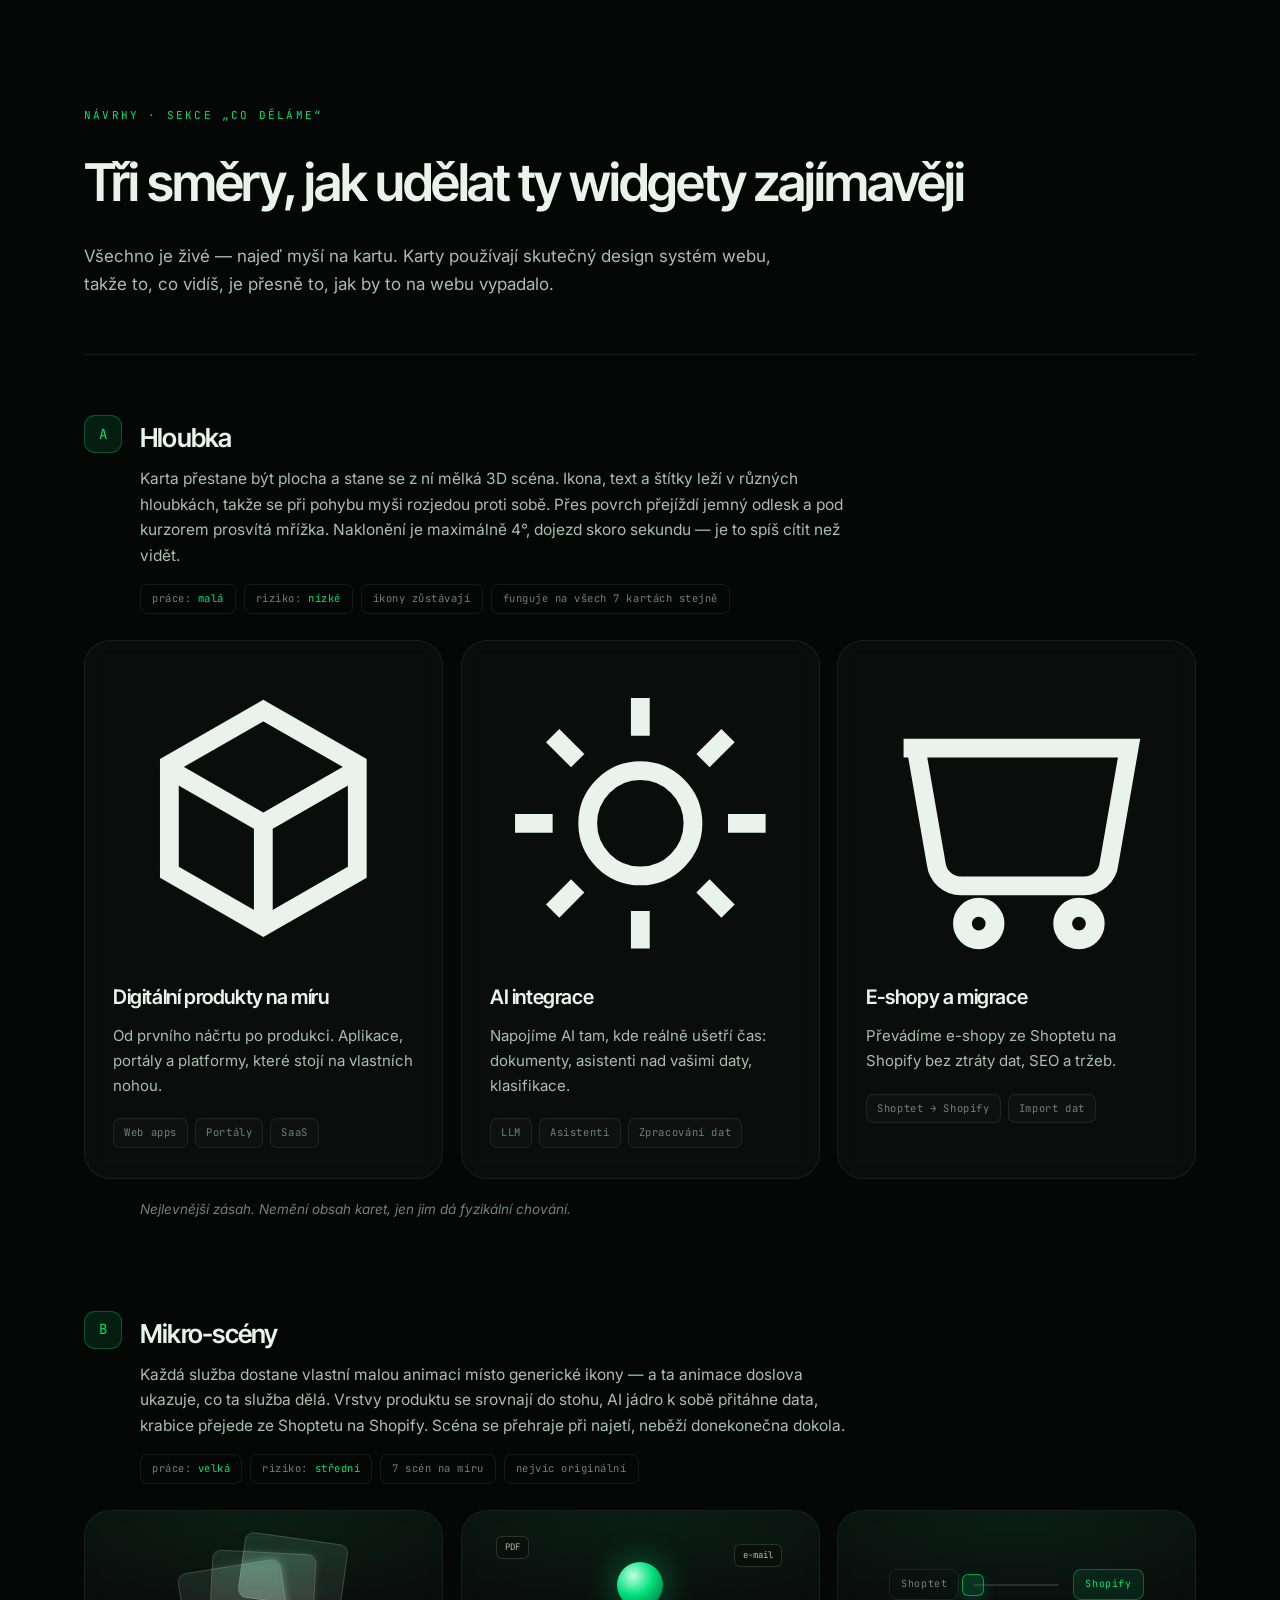
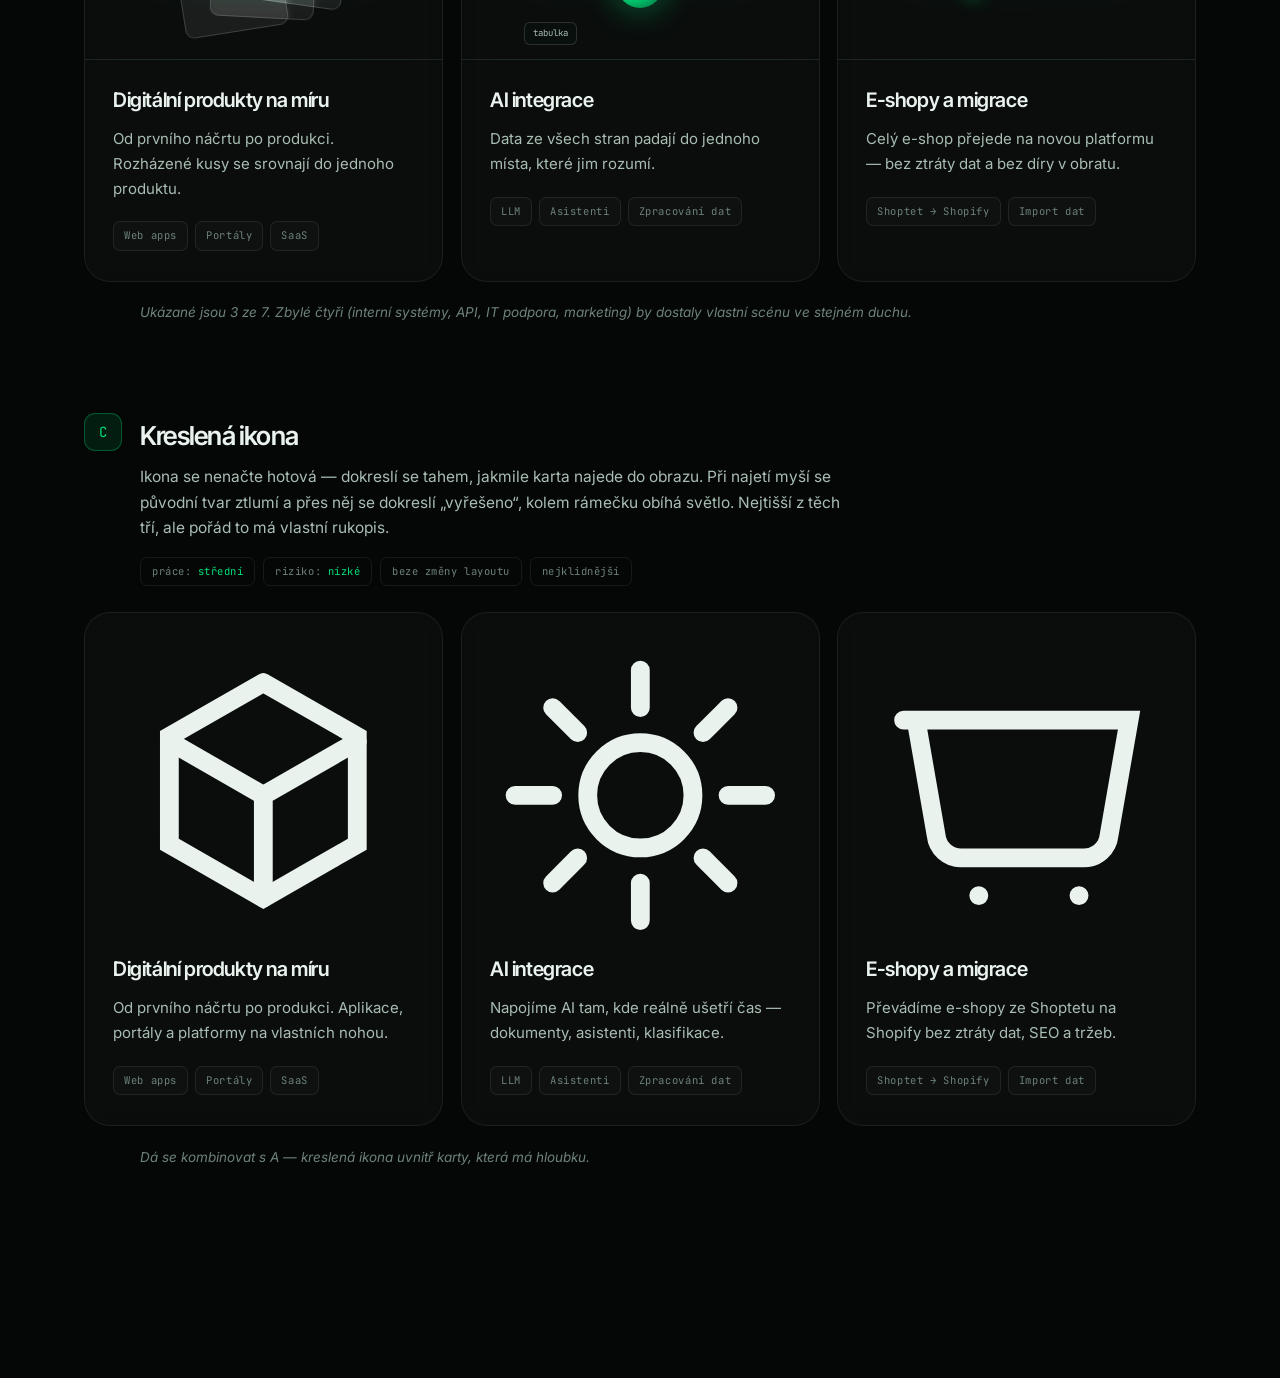
<file: navrhy-widgetu.html>
<!DOCTYPE html>
<html lang="cs">
<head>
<meta charset="UTF-8">
<meta name="viewport" content="width=device-width, initial-scale=1">
<title>Návrhy widgetů — sekce Co děláme</title>
<link rel="preconnect" href="https://fonts.googleapis.com">
<link rel="preconnect" href="https://fonts.gstatic.com" crossorigin>
<link href="https://fonts.googleapis.com/css2?family=Inter+Tight:wght@400;500;600;700&family=Inter:wght@400;450;500;600&family=JetBrains+Mono:wght@400;500&display=swap" rel="stylesheet">
<link rel="stylesheet" href="css/style.css">
<style>
/* ═══ jen pro tuhle porovnávací stránku ═══ */
body{ overflow-x:hidden; }
.pg{ max-width:1240px; margin-inline:auto; padding:60px clamp(20px,5vw,64px) 120px; }
.pg__head{ padding:40px 0 56px; border-bottom:1px solid var(--line); margin-bottom:60px; }
.pg__kicker{ font-family:var(--font-mono); font-size:11px; letter-spacing:.2em; text-transform:uppercase; color:var(--green); }
.pg__title{ font-family:var(--font-dsp); font-size:clamp(32px,5vw,52px); font-weight:600; letter-spacing:-.04em; margin:14px 0 16px; }
.pg__sub{ color:var(--fg-2); font-size:17px; max-width:64ch; margin:0; }

.dir{ margin-bottom:90px; }
.dir__head{ display:flex; align-items:flex-start; gap:18px; margin-bottom:14px; }
.dir__tag{
  flex:0 0 auto; width:38px; height:38px; border-radius:11px; display:grid; place-items:center;
  font-family:var(--font-mono); font-size:14px; color:var(--green);
  border:1px solid rgba(0,224,122,.3); background:rgba(0,224,122,.1);
}
.dir__name{ font-family:var(--font-dsp); font-size:26px; font-weight:600; letter-spacing:-.03em; margin:2px 0 6px; }
.dir__desc{ color:var(--fg-2); font-size:15.5px; margin:0; max-width:72ch; }
.dir__meta{ display:flex; flex-wrap:wrap; gap:8px; margin:16px 0 26px 56px; }
.dir__meta span{
  font-family:var(--font-mono); font-size:10.5px; letter-spacing:.05em; padding:5px 11px;
  border-radius:7px; border:1px solid var(--line); color:var(--fg-3);
}
.dir__meta span b{ color:var(--green); font-weight:400; }
.hint{ margin:20px 0 0 56px; font-size:13.5px; color:var(--fg-3); font-style:italic; }

.demo{ display:grid; grid-template-columns:repeat(3,1fr); gap:18px; }
@media (max-width:980px){ .demo{ grid-template-columns:1fr; } }

/* ─────────────────────────────────────────────────────────
   SMĚR A — HLOUBKA: karta je 3D scéna, vrstvy reagují na kurzor
   ───────────────────────────────────────────────────────── */
.dA{
  transform-style:preserve-3d;
  transform:perspective(1000px) rotateX(var(--ry,0deg)) rotateY(var(--rx,0deg)) translateZ(0);
  transition:transform 1s cubic-bezier(.16,1,.3,1), background .5s, border-color .5s;
}
.dA.is-live{ transition:transform .12s linear, background .5s, border-color .5s; }
.dA:hover{ transform:perspective(1000px) rotateX(var(--ry,0deg)) rotateY(var(--rx,0deg)) translateZ(0); }
.dA__grid{
  position:absolute; inset:0; z-index:0; opacity:0; pointer-events:none;
  background-image:linear-gradient(rgba(255,255,255,.055) 1px,transparent 1px),
                   linear-gradient(90deg,rgba(255,255,255,.055) 1px,transparent 1px);
  background-size:28px 28px;
  mask-image:radial-gradient(320px circle at var(--mx,50%) var(--my,50%),#000 5%,transparent 68%);
  transition:opacity .6s var(--ease);
  transform:translateZ(4px);
}
.dA:hover .dA__grid{ opacity:1; }
.dA__ico{ transform:translateZ(46px); transition:transform .9s cubic-bezier(.16,1,.3,1), box-shadow .6s; }
.dA__body{ transform:translateZ(22px); }
.dA__tags{ transform:translateZ(12px); }
.dA__spec{
  position:absolute; inset:0; z-index:3; pointer-events:none; border-radius:inherit;
  background:radial-gradient(220px circle at var(--mx,50%) var(--my,50%),rgba(255,255,255,.09),transparent 62%);
  opacity:0; transition:opacity .5s var(--ease); transform:translateZ(50px);
}
.dA:hover .dA__spec{ opacity:1; }

/* ─────────────────────────────────────────────────────────
   SMĚR B — MIKRO-SCÉNY: každá služba má vlastní malou animaci
   ───────────────────────────────────────────────────────── */
.dB{ padding-top:0; overflow:hidden; }
.scene{
  position:relative; height:150px; margin:-1px -29px 24px; overflow:hidden;
  border-bottom:1px solid var(--line);
  background:radial-gradient(120% 100% at 50% 0%,rgba(0,224,122,.08),transparent 70%);
}
.dB:hover .scene{ background:radial-gradient(120% 100% at 50% 0%,rgba(0,224,122,.14),transparent 70%); }
.scene, .dB:hover .scene{ transition:background .6s var(--ease); }

/* scény mají pevnou šířku, ať vypadají stejně v úzké i široké kartě */
.b1,.b2,.b3{
  position:absolute; top:0; bottom:0; left:50%; width:300px; margin-left:-150px;
}

/* B1 — vrstvy produktu se srovnají */
.b1{ display:grid; place-items:center; }
.b1 i{
  position:absolute; width:104px; height:66px; border-radius:9px;
  border:1px solid rgba(255,255,255,.16); background:rgba(255,255,255,.04);
  backdrop-filter:blur(3px);
  transition:transform 1.1s cubic-bezier(.16,1,.3,1), border-color .6s, background .6s;
}
.b1 i:nth-child(1){ transform:translate(-30px,14px) rotate(-9deg); }
.b1 i:nth-child(2){ transform:translate(0,0) rotate(3deg); }
.b1 i:nth-child(3){ transform:translate(30px,-14px) rotate(8deg); }
.dB:hover .b1 i:nth-child(1){ transform:translate(0,10px) rotate(0deg); }
.dB:hover .b1 i:nth-child(2){ transform:translate(0,0) rotate(0deg); }
.dB:hover .b1 i:nth-child(3){ transform:translate(0,-10px) rotate(0deg); border-color:rgba(0,224,122,.55); background:rgba(0,224,122,.11); }

/* B2 — AI jádro s prstenci a přilétajícími tokeny */
.b2{ display:grid; place-items:center; }
.b2__core{
  width:46px; height:46px; border-radius:50%; position:relative;
  background:radial-gradient(circle at 35% 30%,#bfffe0,var(--green) 45%,rgba(0,168,92,.5));
  box-shadow:0 0 34px rgba(0,224,122,.45);
  transition:transform 1s cubic-bezier(.16,1,.3,1), box-shadow .7s;
}
.dB:hover .b2__core{ transform:scale(1.1); box-shadow:0 0 52px rgba(0,224,122,.7); }
.b2 u{
  position:absolute; border-radius:50%; border:1px solid rgba(0,224,122,.35);
  width:46px; height:46px; opacity:0;
  animation:b2ring 3.4s cubic-bezier(.16,1,.3,1) infinite;
}
.b2 u:nth-child(2){ animation-delay:1.13s } .b2 u:nth-child(3){ animation-delay:2.26s }
@keyframes b2ring{ 0%{ transform:scale(1); opacity:.75 } 100%{ transform:scale(3.1); opacity:0 } }
.b2 b{
  position:absolute; padding:3px 8px; border-radius:6px; font-family:var(--font-mono);
  font-size:9px; font-weight:400; color:var(--fg-2);
  border:1px solid var(--line-2); background:rgba(10,16,13,.85);
  transition:transform 1s cubic-bezier(.16,1,.3,1), opacity .7s;
}
.b2 b:nth-of-type(1){ left:14px;  top:26px;  transform:translate(-8px,0) }
.b2 b:nth-of-type(2){ right:16px; top:34px;  transform:translate(8px,0) }
.b2 b:nth-of-type(3){ left:34px;  bottom:22px; transform:translate(0,8px) }
.dB:hover .b2 b:nth-of-type(1){ transform:translate(34px,22px); opacity:.25 }
.dB:hover .b2 b:nth-of-type(2){ transform:translate(-34px,14px); opacity:.25 }
.dB:hover .b2 b:nth-of-type(3){ transform:translate(18px,-30px); opacity:.25 }

/* B3 — migrace: krabice putuje z platformy na platformu */
.b3{ display:flex; align-items:center; justify-content:center; gap:14px; }
.b3 em{
  font-family:var(--font-mono); font-style:normal; font-size:10px; letter-spacing:.06em;
  padding:6px 11px; border-radius:8px; border:1px solid var(--line); color:var(--fg-3);
  transition:color .6s, border-color .6s, background .6s;
}
.b3 em:last-of-type{ color:var(--green); border-color:rgba(0,224,122,.35); background:rgba(0,224,122,.09); }
.b3__rail{ position:relative; width:86px; height:2px; border-radius:2px; background:rgba(255,255,255,.12); }
.b3__fill{
  position:absolute; inset:0; width:0%; border-radius:2px;
  background:linear-gradient(90deg,var(--green),var(--teal));
  transition:width 1.2s cubic-bezier(.16,1,.3,1);
}
.dB:hover .b3__fill{ width:100%; }
.b3__box{
  position:absolute; top:50%; left:0; width:22px; height:22px; margin-top:-11px; margin-left:-11px;
  border-radius:6px; border:1px solid rgba(0,224,122,.6); background:rgba(0,224,122,.16);
  box-shadow:0 6px 18px -6px rgba(0,224,122,.8);
  transition:transform 1.2s cubic-bezier(.16,1,.3,1);
}
.dB:hover .b3__box{ transform:translateX(86px) rotate(180deg); }

/* ─────────────────────────────────────────────────────────
   SMĚR C — KRESLENÁ IKONA: tah se dokreslí, na hover se přepne stav
   ───────────────────────────────────────────────────────── */
.dC__ico{ position:relative; overflow:visible; }
.dC__ico svg{ overflow:visible; }
.dC__ico .ln{
  stroke-dasharray:var(--len,140); stroke-dashoffset:var(--len,140);
  transition:stroke-dashoffset 1.3s cubic-bezier(.16,1,.3,1);
}
.dC.is-in .dC__ico .ln{ stroke-dashoffset:0; }
.dC__ico .chk{
  stroke-dasharray:26; stroke-dashoffset:26; opacity:0;
  transition:stroke-dashoffset .6s cubic-bezier(.16,1,.3,1) .1s, opacity .3s;
}
.dC:hover .dC__ico .chk{ stroke-dashoffset:0; opacity:1; }
.dC:hover .dC__ico .ln{ opacity:.28; transition:opacity .5s; }
.dC__ico::after{
  content:''; position:absolute; inset:-1px; border-radius:inherit; pointer-events:none;
  background:conic-gradient(from var(--a,0deg),transparent 0deg,rgba(0,224,122,.85) 40deg,transparent 90deg);
  opacity:0; transition:opacity .5s;
  -webkit-mask:linear-gradient(#000 0 0) content-box,linear-gradient(#000 0 0);
  -webkit-mask-composite:xor; mask-composite:exclude; padding:1px;
}
.dC:hover .dC__ico::after{ opacity:1; animation:spinA 2.6s linear infinite; }
@property --a{ syntax:'<angle>'; initial-value:0deg; inherits:false; }
@keyframes spinA{ to{ --a:360deg } }
</style>
</head>
<body>

<div class="pg">
  <header class="pg__head">
    <span class="pg__kicker">Návrhy · sekce „Co děláme“</span>
    <h1 class="pg__title">Tři směry, jak udělat ty widgety zajímavěji</h1>
    <p class="pg__sub">
      Všechno je živé — najeď myší na kartu. Karty používají skutečný design systém webu,
      takže to, co vidíš, je přesně to, jak by to na webu vypadalo.
    </p>
  </header>

  <!-- ══ A ══ -->
  <section class="dir">
    <div class="dir__head">
      <span class="dir__tag">A</span>
      <div>
        <h2 class="dir__name">Hloubka</h2>
        <p class="dir__desc">
          Karta přestane být plocha a stane se z ní mělká 3D scéna. Ikona, text a štítky leží
          v různých hloubkách, takže se při pohybu myši rozjedou proti sobě. Přes povrch přejíždí
          jemný odlesk a pod kurzorem prosvítá mřížka. Naklonění je maximálně 4°, dojezd skoro
          sekundu — je to spíš cítit než vidět.
        </p>
      </div>
    </div>
    <div class="dir__meta">
      <span>práce: <b>malá</b></span><span>riziko: <b>nízké</b></span>
      <span>ikony zůstávají</span><span>funguje na všech 7 kartách stejně</span>
    </div>

    <div class="demo">
      <article class="card dA" data-tilt>
        <div class="dA__grid"></div><div class="dA__spec"></div>
        <div class="card__ico dA__ico">
          <svg viewBox="0 0 24 24" fill="none" stroke="currentColor" stroke-width="1.5"><path d="M12 3l7.5 4.3v8.6L12 20.2 4.5 15.9V7.3L12 3z"/><path d="M12 12l7.5-4.3M12 12v8.2M12 12L4.5 7.7"/></svg>
        </div>
        <div class="dA__body">
          <h3 class="card__title">Digitální produkty na míru</h3>
          <p class="card__text">Od prvního náčrtu po produkci. Aplikace, portály a platformy, které stojí na vlastních nohou.</p>
        </div>
        <ul class="card__tags dA__tags"><li>Web apps</li><li>Portály</li><li>SaaS</li></ul>
      </article>

      <article class="card dA" data-tilt>
        <div class="dA__grid"></div><div class="dA__spec"></div>
        <div class="card__ico dA__ico">
          <svg viewBox="0 0 24 24" fill="none" stroke="currentColor" stroke-width="1.5"><path d="M12 2v3M12 19v3M2 12h3M19 12h3M5 5l2 2M17 17l2 2M19 5l-2 2M7 17l-2 2"/><circle cx="12" cy="12" r="4.2"/></svg>
        </div>
        <div class="dA__body">
          <h3 class="card__title">AI integrace</h3>
          <p class="card__text">Napojíme AI tam, kde reálně ušetří čas: dokumenty, asistenti nad vašimi daty, klasifikace.</p>
        </div>
        <ul class="card__tags dA__tags"><li>LLM</li><li>Asistenti</li><li>Zpracování dat</li></ul>
      </article>

      <article class="card dA" data-tilt>
        <div class="dA__grid"></div><div class="dA__spec"></div>
        <div class="card__ico dA__ico">
          <svg viewBox="0 0 24 24" fill="none" stroke="currentColor" stroke-width="1.5"><path d="M3 6h18l-1.6 9.2a2 2 0 0 1-2 1.8H7.6a2 2 0 0 1-2-1.8L4 6z"/><circle cx="9" cy="20" r="1.3"/><circle cx="17" cy="20" r="1.3"/></svg>
        </div>
        <div class="dA__body">
          <h3 class="card__title">E-shopy a migrace</h3>
          <p class="card__text">Převádíme e-shopy ze Shoptetu na Shopify bez ztráty dat, SEO a tržeb.</p>
        </div>
        <ul class="card__tags dA__tags"><li>Shoptet → Shopify</li><li>Import dat</li></ul>
      </article>
    </div>
    <p class="hint">Nejlevnější zásah. Nemění obsah karet, jen jim dá fyzikální chování.</p>
  </section>

  <!-- ══ B ══ -->
  <section class="dir">
    <div class="dir__head">
      <span class="dir__tag">B</span>
      <div>
        <h2 class="dir__name">Mikro-scény</h2>
        <p class="dir__desc">
          Každá služba dostane vlastní malou animaci místo generické ikony — a ta animace
          doslova ukazuje, co ta služba dělá. Vrstvy produktu se srovnají do stohu, AI jádro
          k sobě přitáhne data, krabice přejede ze Shoptetu na Shopify. Scéna se přehraje při
          najetí, neběží donekonečna dokola.
        </p>
      </div>
    </div>
    <div class="dir__meta">
      <span>práce: <b>velká</b></span><span>riziko: <b>střední</b></span>
      <span>7 scén na míru</span><span>nejvíc originální</span>
    </div>

    <div class="demo">
      <article class="card dB">
        <div class="scene">
          <div class="b1"><i></i><i></i><i></i></div>
        </div>
        <h3 class="card__title">Digitální produkty na míru</h3>
        <p class="card__text">Od prvního náčrtu po produkci. Rozházené kusy se srovnají do jednoho produktu.</p>
        <ul class="card__tags"><li>Web apps</li><li>Portály</li><li>SaaS</li></ul>
      </article>

      <article class="card dB">
        <div class="scene">
          <div class="b2">
            <u></u><u></u><u></u>
            <div class="b2__core"></div>
            <b>PDF</b><b>e-mail</b><b>tabulka</b>
          </div>
        </div>
        <h3 class="card__title">AI integrace</h3>
        <p class="card__text">Data ze všech stran padají do jednoho místa, které jim rozumí.</p>
        <ul class="card__tags"><li>LLM</li><li>Asistenti</li><li>Zpracování dat</li></ul>
      </article>

      <article class="card dB">
        <div class="scene">
          <div class="b3">
            <em>Shoptet</em>
            <span class="b3__rail"><span class="b3__fill"></span><span class="b3__box"></span></span>
            <em>Shopify</em>
          </div>
        </div>
        <h3 class="card__title">E-shopy a migrace</h3>
        <p class="card__text">Celý e-shop přejede na novou platformu — bez ztráty dat a bez díry v obratu.</p>
        <ul class="card__tags"><li>Shoptet → Shopify</li><li>Import dat</li></ul>
      </article>
    </div>
    <p class="hint">Ukázané jsou 3 ze 7. Zbylé čtyři (interní systémy, API, IT podpora, marketing) by dostaly vlastní scénu ve stejném duchu.</p>
  </section>

  <!-- ══ C ══ -->
  <section class="dir">
    <div class="dir__head">
      <span class="dir__tag">C</span>
      <div>
        <h2 class="dir__name">Kreslená ikona</h2>
        <p class="dir__desc">
          Ikona se nenačte hotová — dokreslí se tahem, jakmile karta najede do obrazu. Při najetí
          myší se původní tvar ztlumí a přes něj se dokreslí „vyřešeno“, kolem rámečku obíhá
          světlo. Nejtišší z těch tří, ale pořád to má vlastní rukopis.
        </p>
      </div>
    </div>
    <div class="dir__meta">
      <span>práce: <b>střední</b></span><span>riziko: <b>nízké</b></span>
      <span>beze změny layoutu</span><span>nejklidnější</span>
    </div>

    <div class="demo">
      <article class="card dC">
        <div class="card__ico dC__ico">
          <svg viewBox="0 0 24 24" fill="none" stroke="currentColor" stroke-width="1.5" stroke-linecap="round">
            <path class="ln" style="--len:64" d="M12 3l7.5 4.3v8.6L12 20.2 4.5 15.9V7.3L12 3z"/>
            <path class="ln" style="--len:34" d="M12 12l7.5-4.3M12 12v8.2M12 12L4.5 7.7"/>
            <path class="chk" d="M8 12.4l2.8 2.8L16.4 9.6" stroke-width="2"/>
          </svg>
        </div>
        <h3 class="card__title">Digitální produkty na míru</h3>
        <p class="card__text">Od prvního náčrtu po produkci. Aplikace, portály a platformy na vlastních nohou.</p>
        <ul class="card__tags"><li>Web apps</li><li>Portály</li><li>SaaS</li></ul>
      </article>

      <article class="card dC">
        <div class="card__ico dC__ico">
          <svg viewBox="0 0 24 24" fill="none" stroke="currentColor" stroke-width="1.5" stroke-linecap="round">
            <circle class="ln" style="--len:27" cx="12" cy="12" r="4.2"/>
            <path class="ln" style="--len:30" d="M12 2v3M12 19v3M2 12h3M19 12h3M5 5l2 2M17 17l2 2M19 5l-2 2M7 17l-2 2"/>
            <path class="chk" d="M8 12.4l2.8 2.8L16.4 9.6" stroke-width="2"/>
          </svg>
        </div>
        <h3 class="card__title">AI integrace</h3>
        <p class="card__text">Napojíme AI tam, kde reálně ušetří čas — dokumenty, asistenti, klasifikace.</p>
        <ul class="card__tags"><li>LLM</li><li>Asistenti</li><li>Zpracování dat</li></ul>
      </article>

      <article class="card dC">
        <div class="card__ico dC__ico">
          <svg viewBox="0 0 24 24" fill="none" stroke="currentColor" stroke-width="1.5" stroke-linecap="round">
            <path class="ln" style="--len:56" d="M3 6h18l-1.6 9.2a2 2 0 0 1-2 1.8H7.6a2 2 0 0 1-2-1.8L4 6z"/>
            <path class="ln" style="--len:18" d="M9 20h.01M17 20h.01"/>
            <path class="chk" d="M8 11.4l2.8 2.8L16.4 8.6" stroke-width="2"/>
          </svg>
        </div>
        <h3 class="card__title">E-shopy a migrace</h3>
        <p class="card__text">Převádíme e-shopy ze Shoptetu na Shopify bez ztráty dat, SEO a tržeb.</p>
        <ul class="card__tags"><li>Shoptet → Shopify</li><li>Import dat</li></ul>
      </article>
    </div>
    <p class="hint">Dá se kombinovat s A — kreslená ikona uvnitř karty, která má hloubku.</p>
  </section>
</div>

<script>
/* A — tilt podle kurzoru, s dlouhým dojezdem po odjetí */
document.querySelectorAll('[data-tilt]').forEach(function (el) {
  el.addEventListener('pointermove', function (e) {
    var r = el.getBoundingClientRect();
    var x = (e.clientX - r.left) / r.width;
    var y = (e.clientY - r.top) / r.height;
    el.classList.add('is-live');
    el.style.setProperty('--rx', ((x - .5) * 8).toFixed(2) + 'deg');
    el.style.setProperty('--ry', ((.5 - y) * 8).toFixed(2) + 'deg');
    el.style.setProperty('--mx', (x * 100).toFixed(1) + '%');
    el.style.setProperty('--my', (y * 100).toFixed(1) + '%');
  });
  el.addEventListener('pointerleave', function () {
    el.classList.remove('is-live');
    el.style.setProperty('--rx', '0deg');
    el.style.setProperty('--ry', '0deg');
  });
});

/* C — ikony se dokreslí, jakmile najedou do obrazu */
var io = new IntersectionObserver(function (es) {
  es.forEach(function (e) { if (e.isIntersecting) { e.target.classList.add('is-in'); io.unobserve(e.target); } });
}, { threshold: .3 });
document.querySelectorAll('.dC').forEach(function (c) { io.observe(c); });
</script>
</body>
</html>
</file>
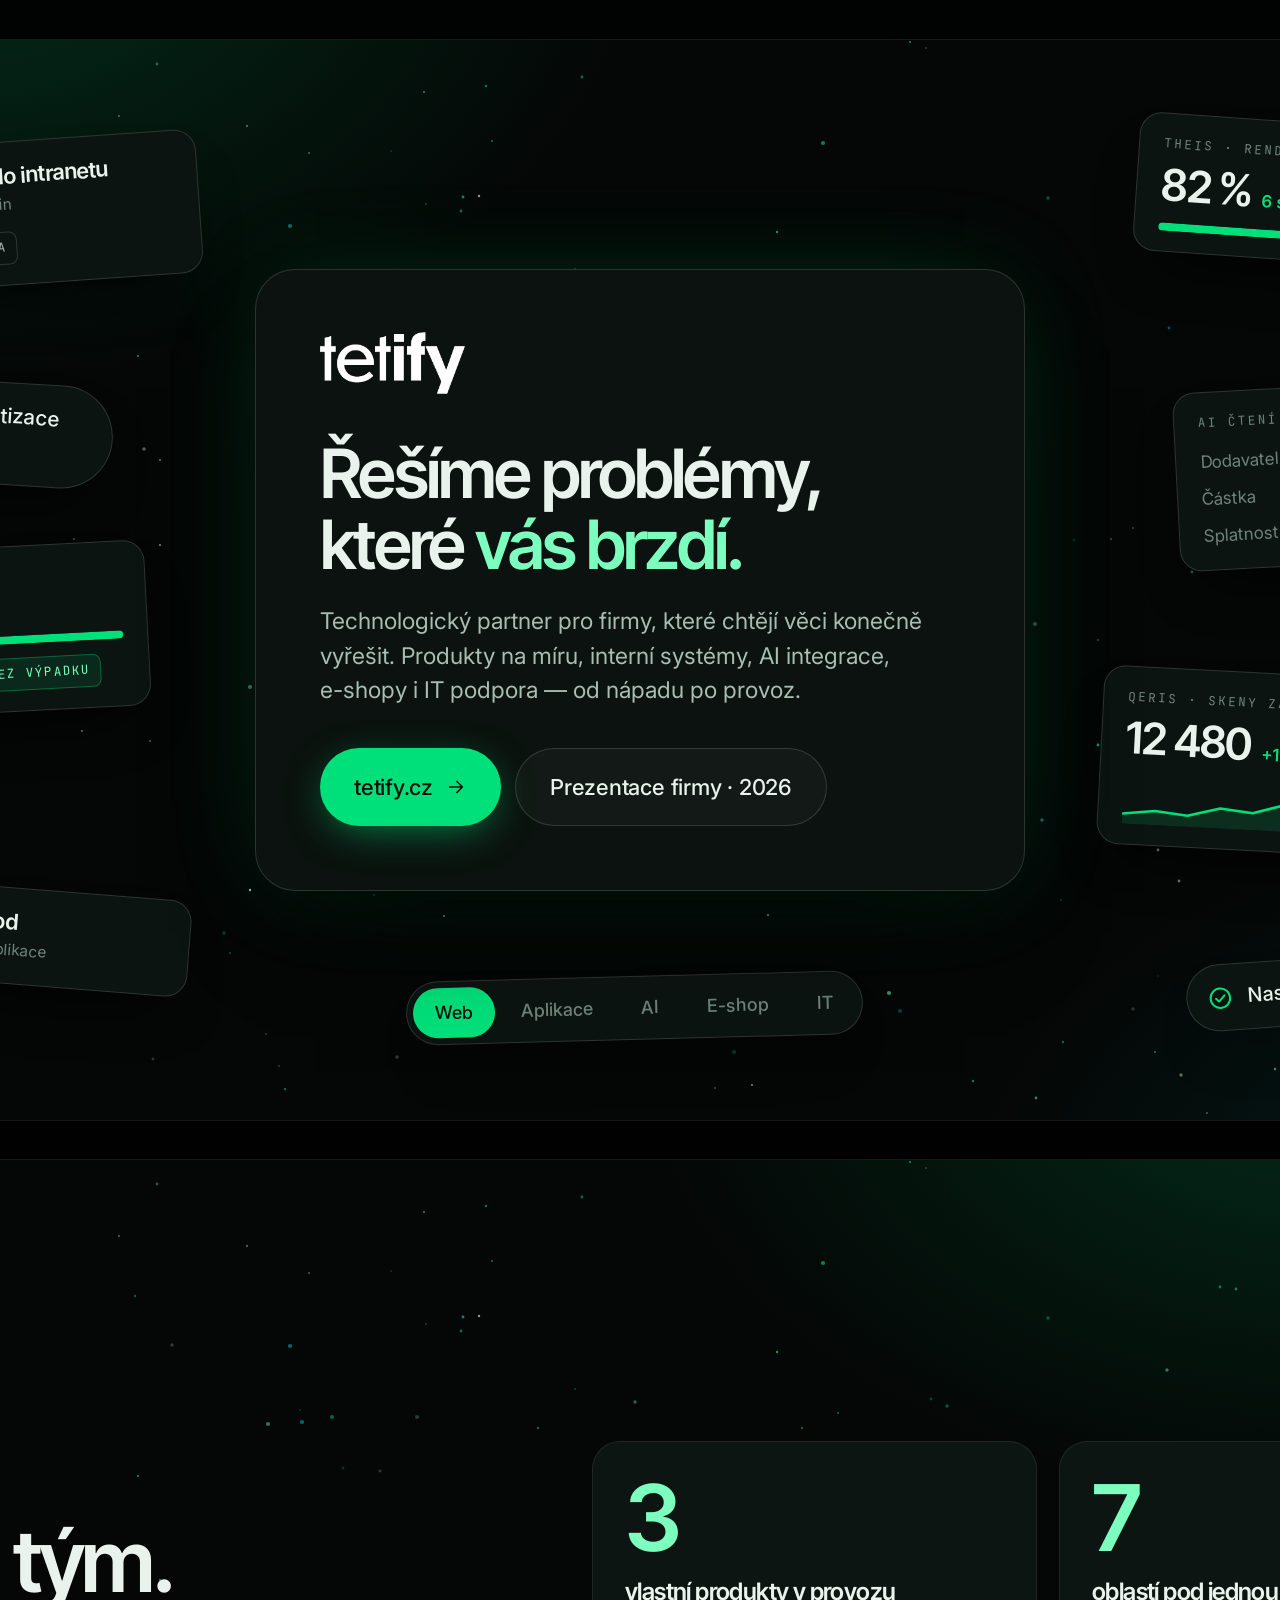
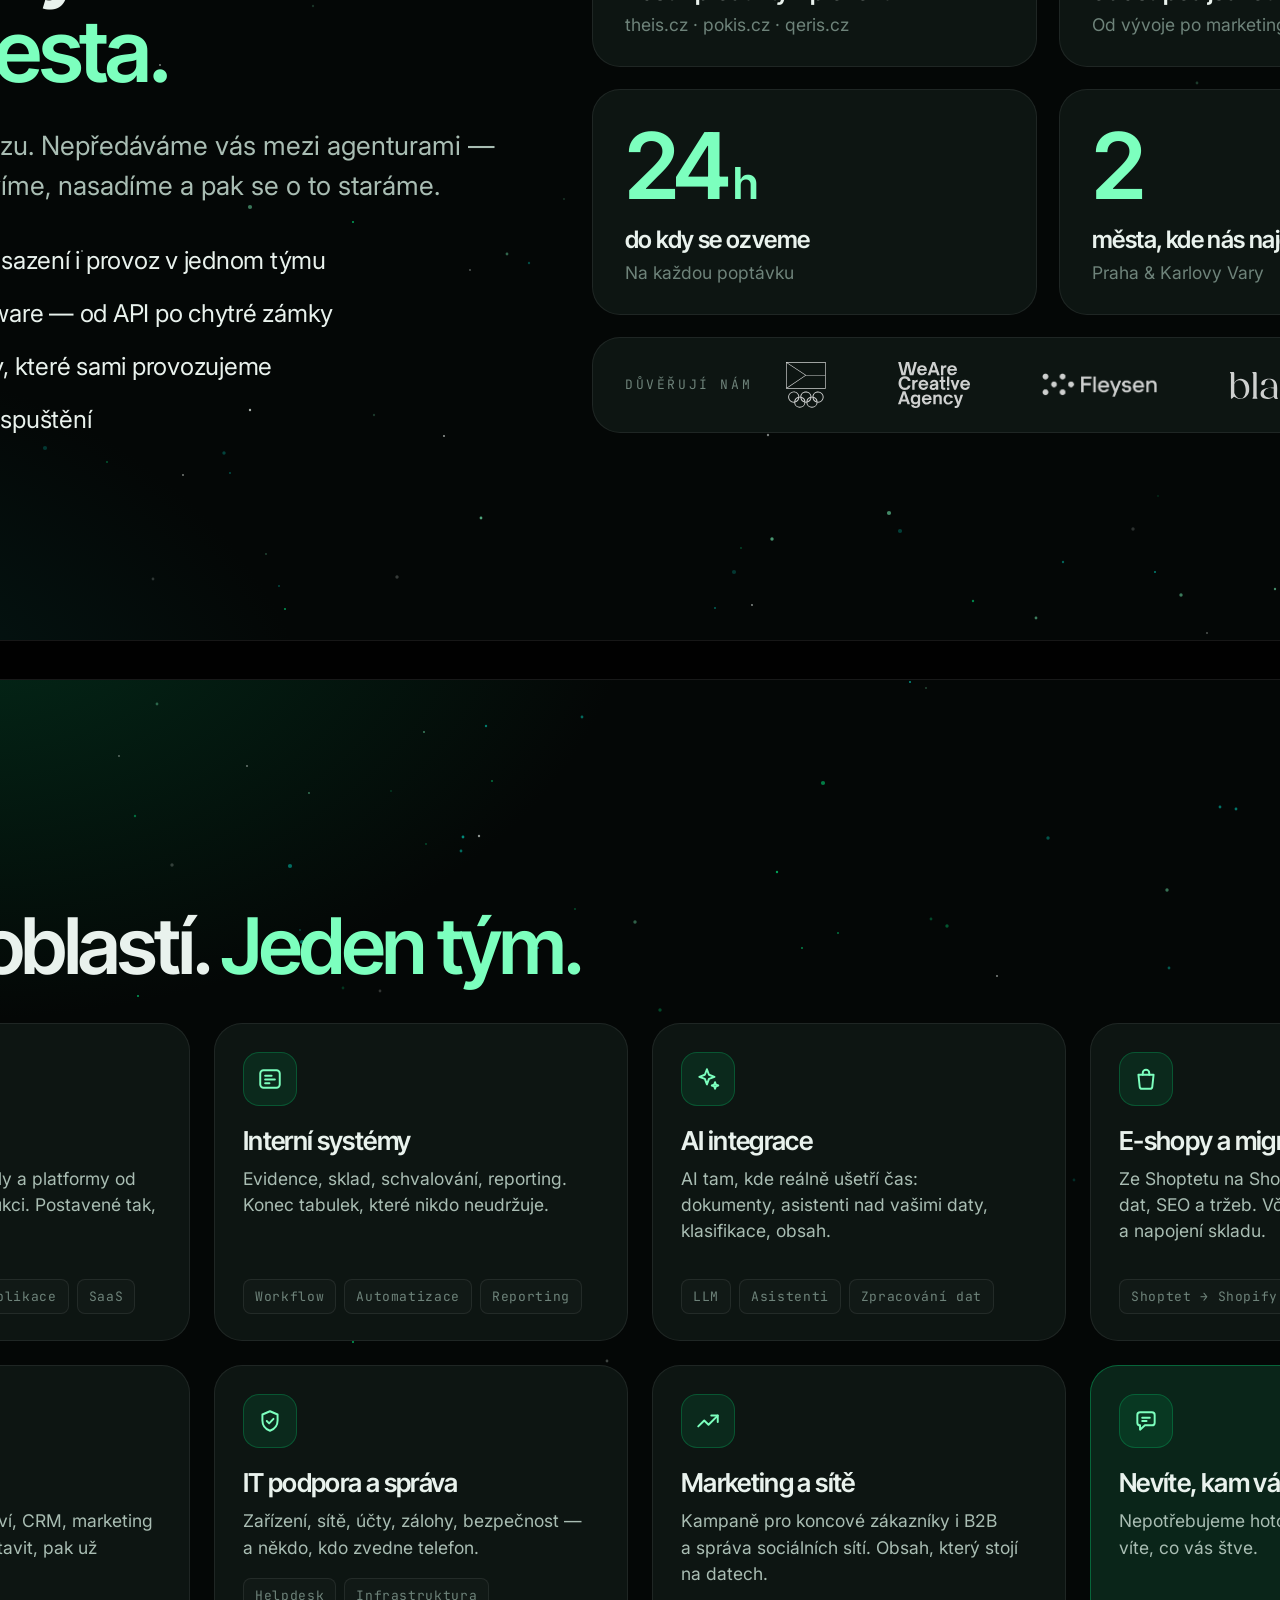
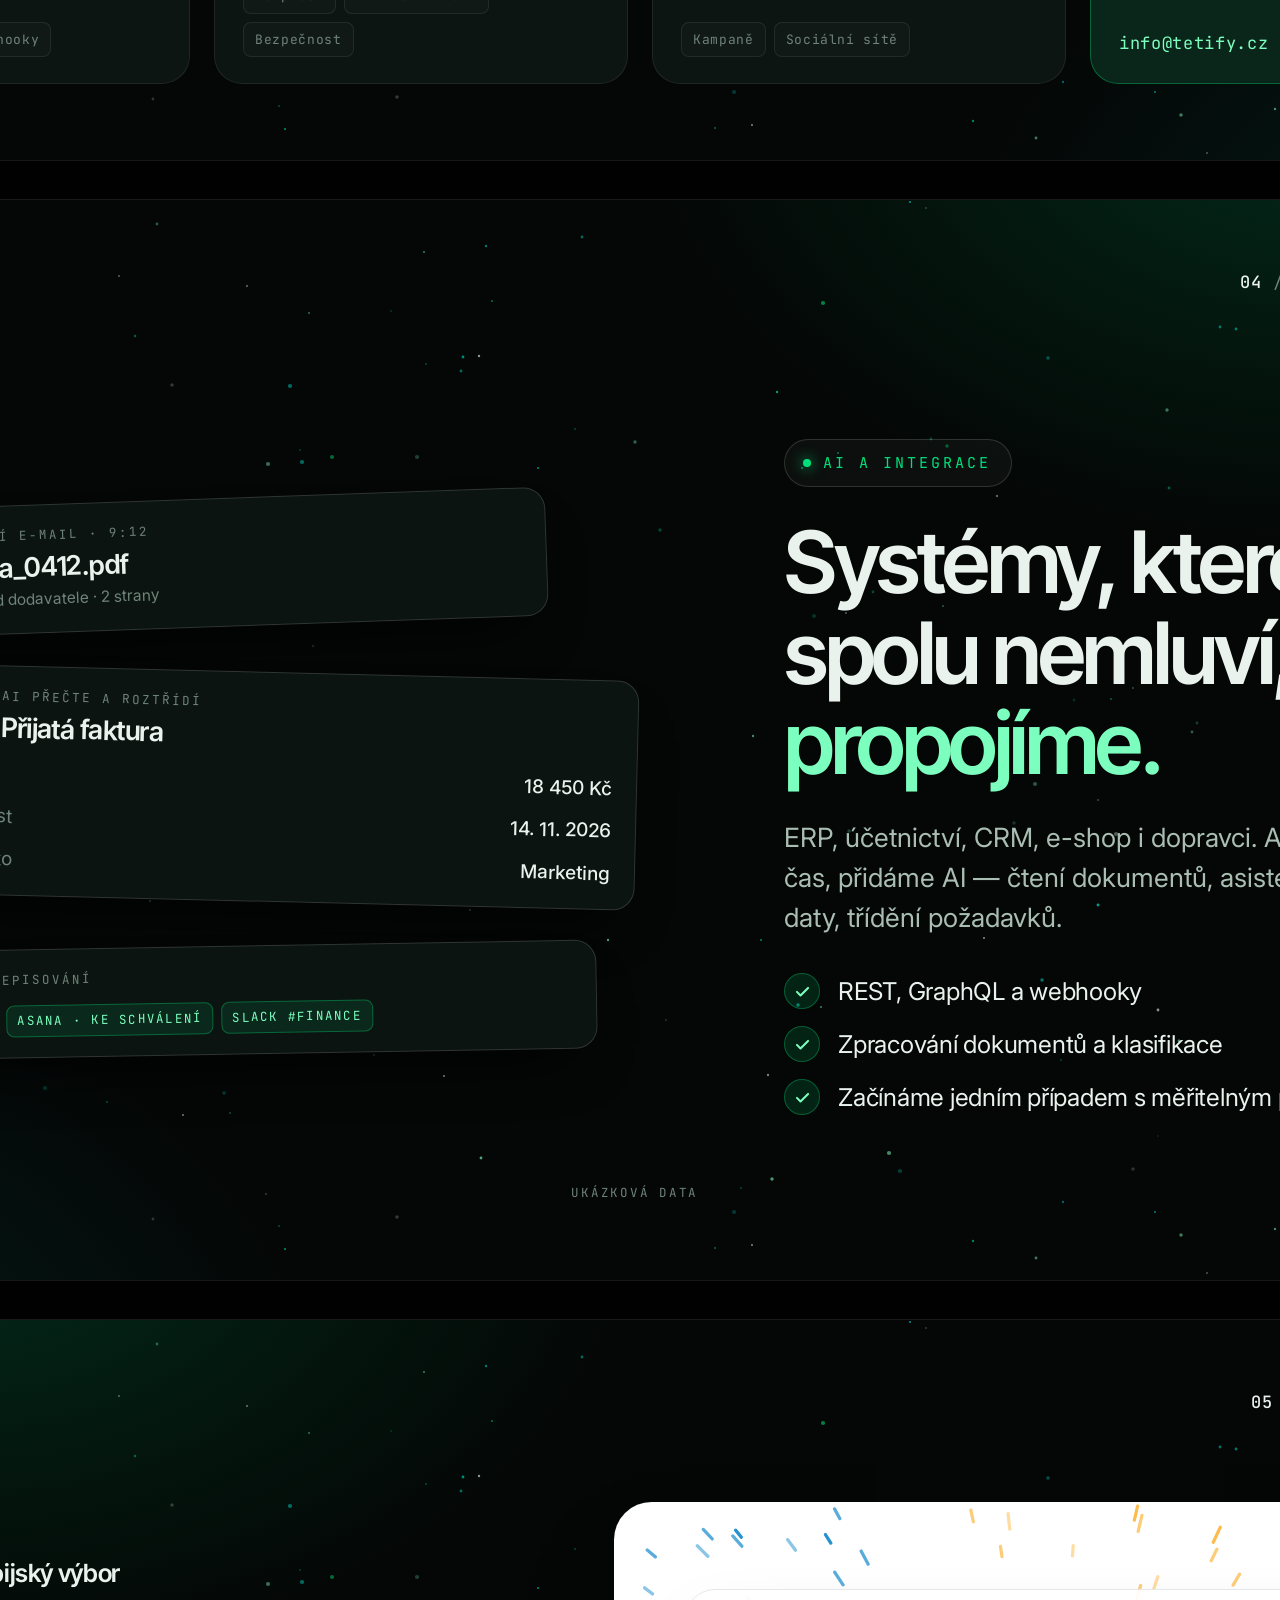
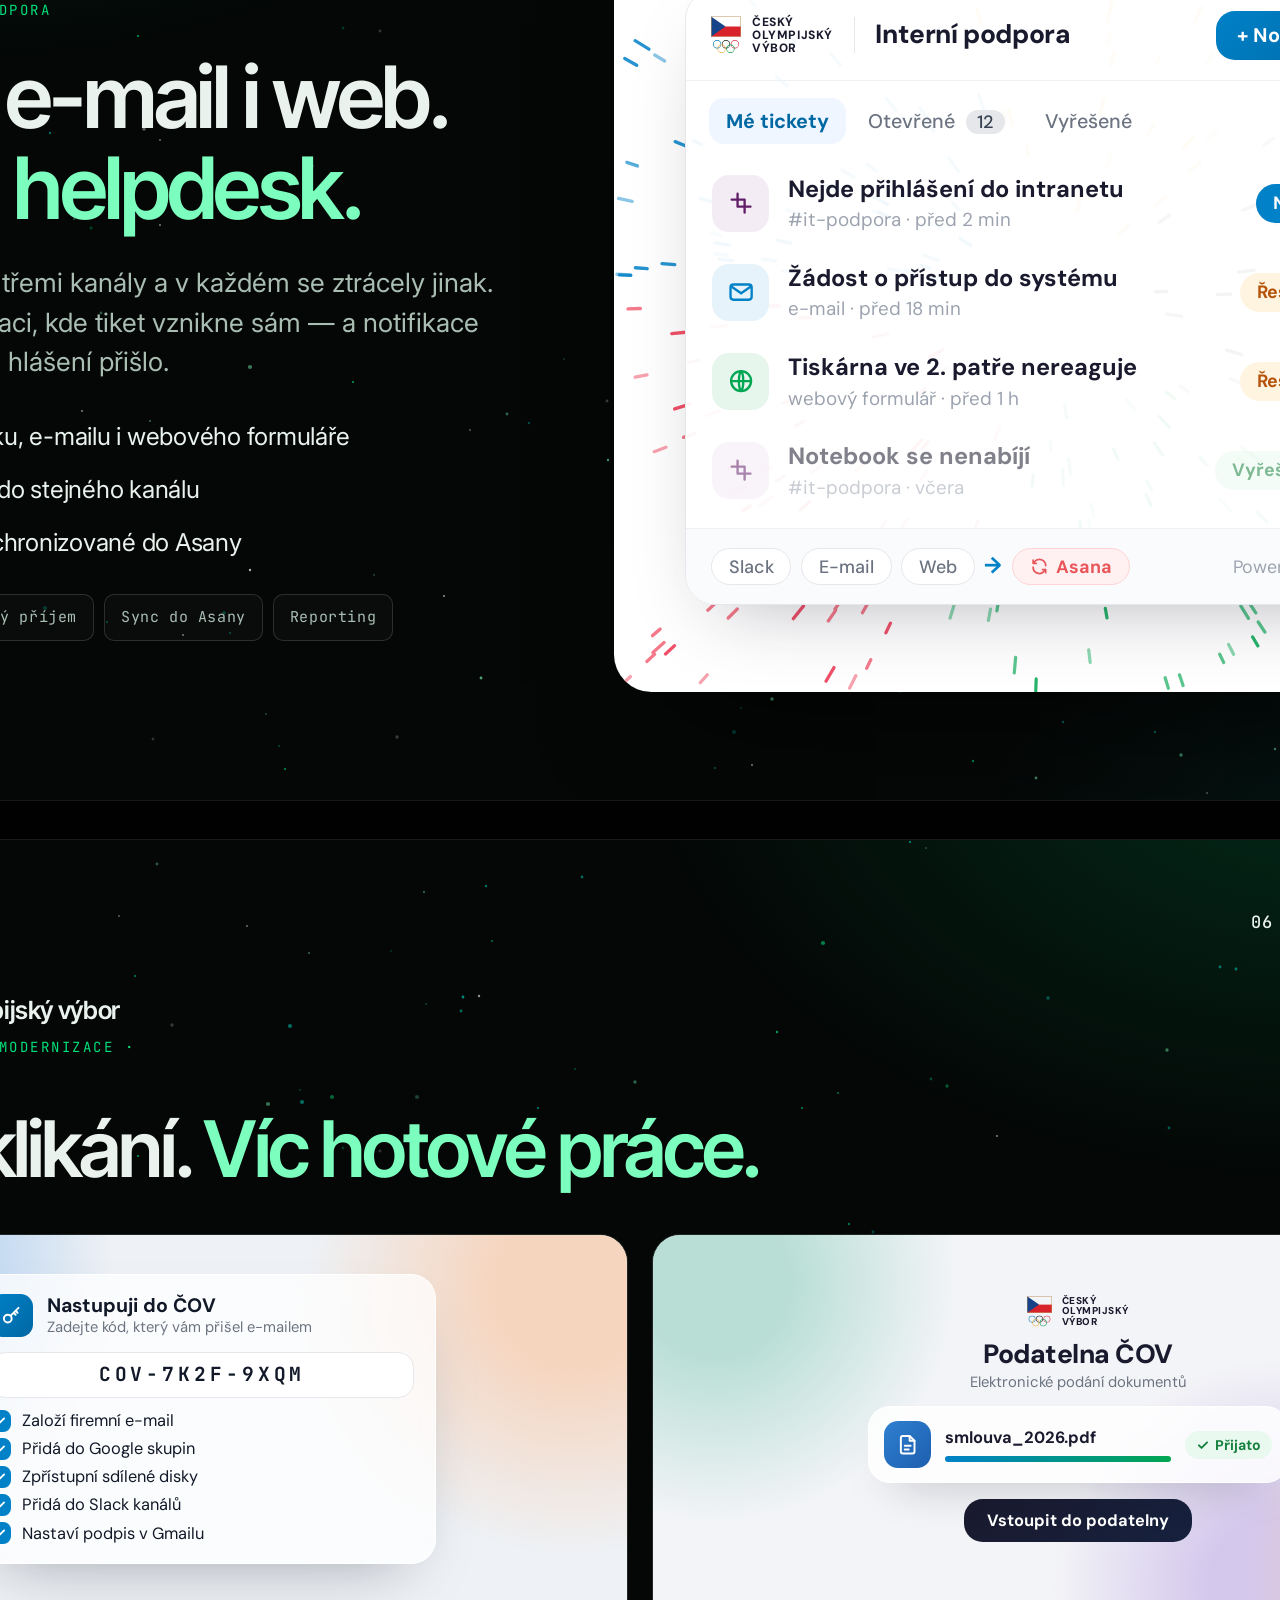
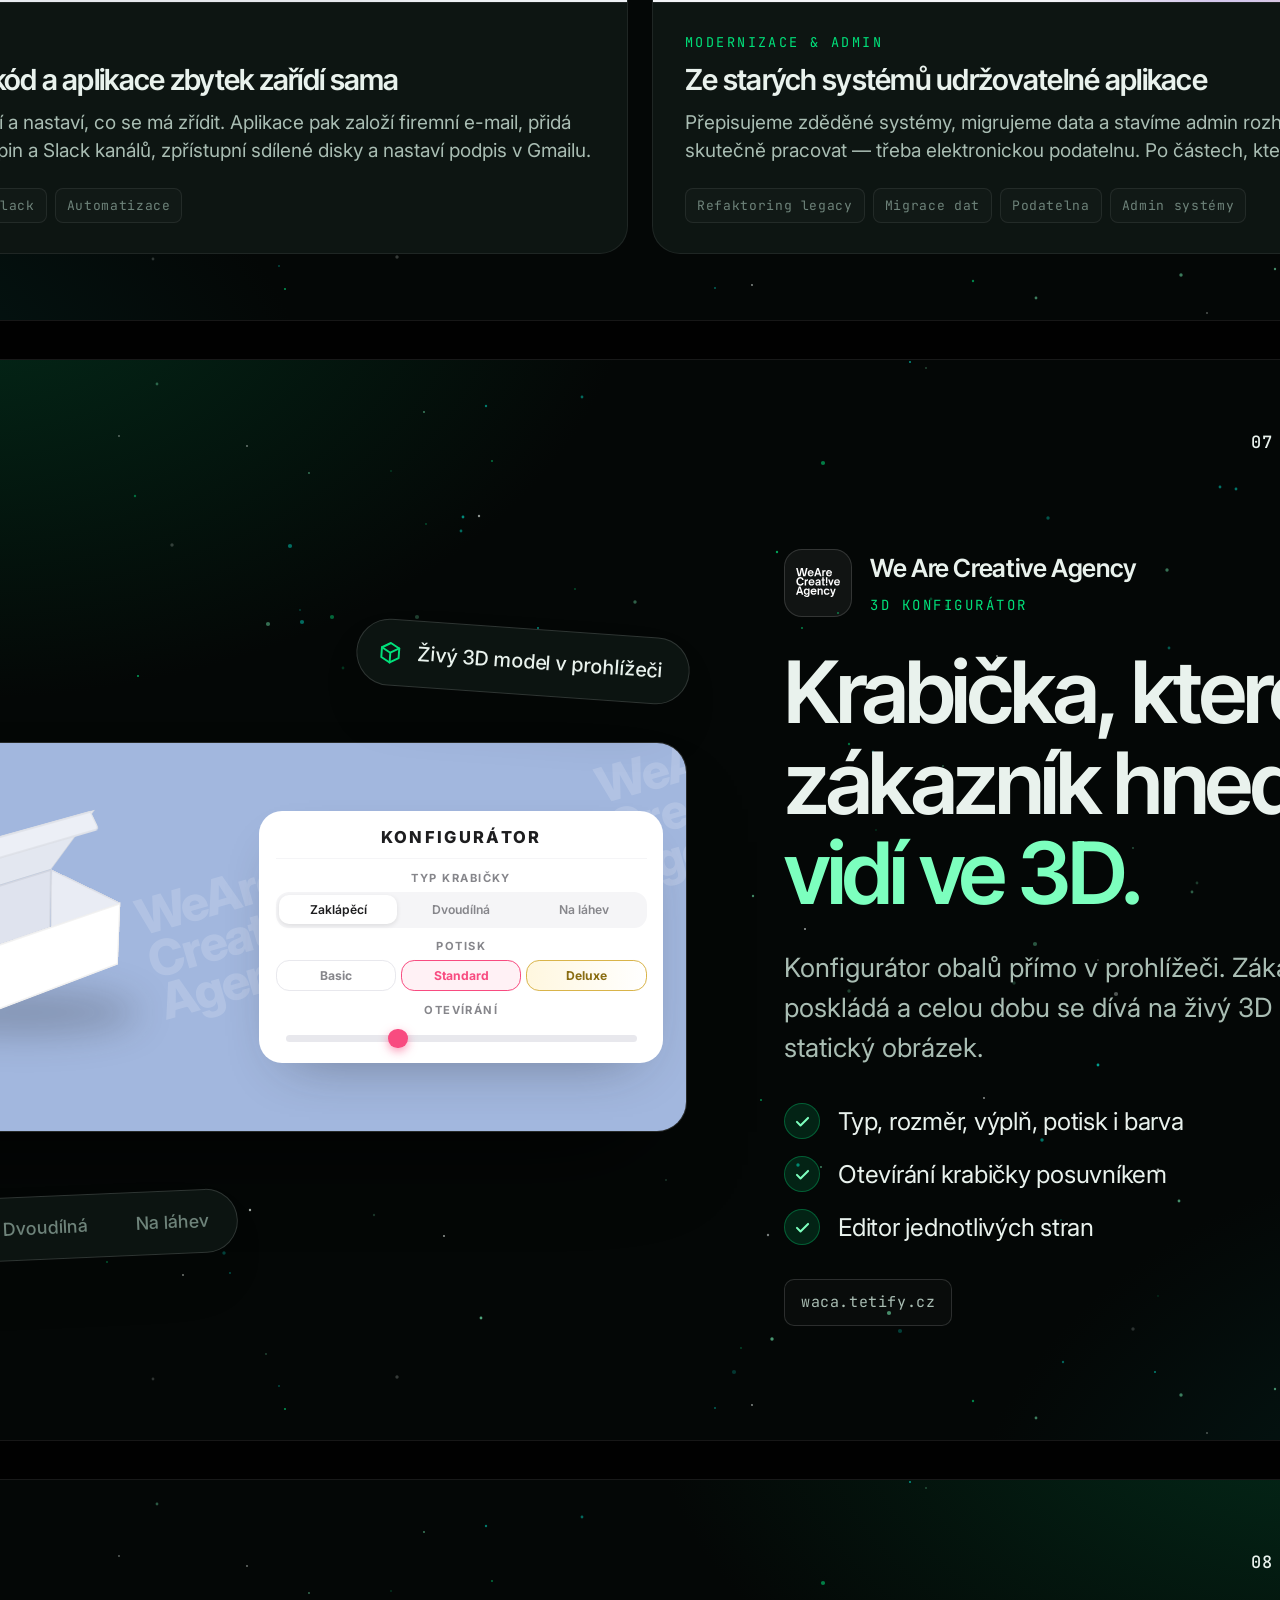
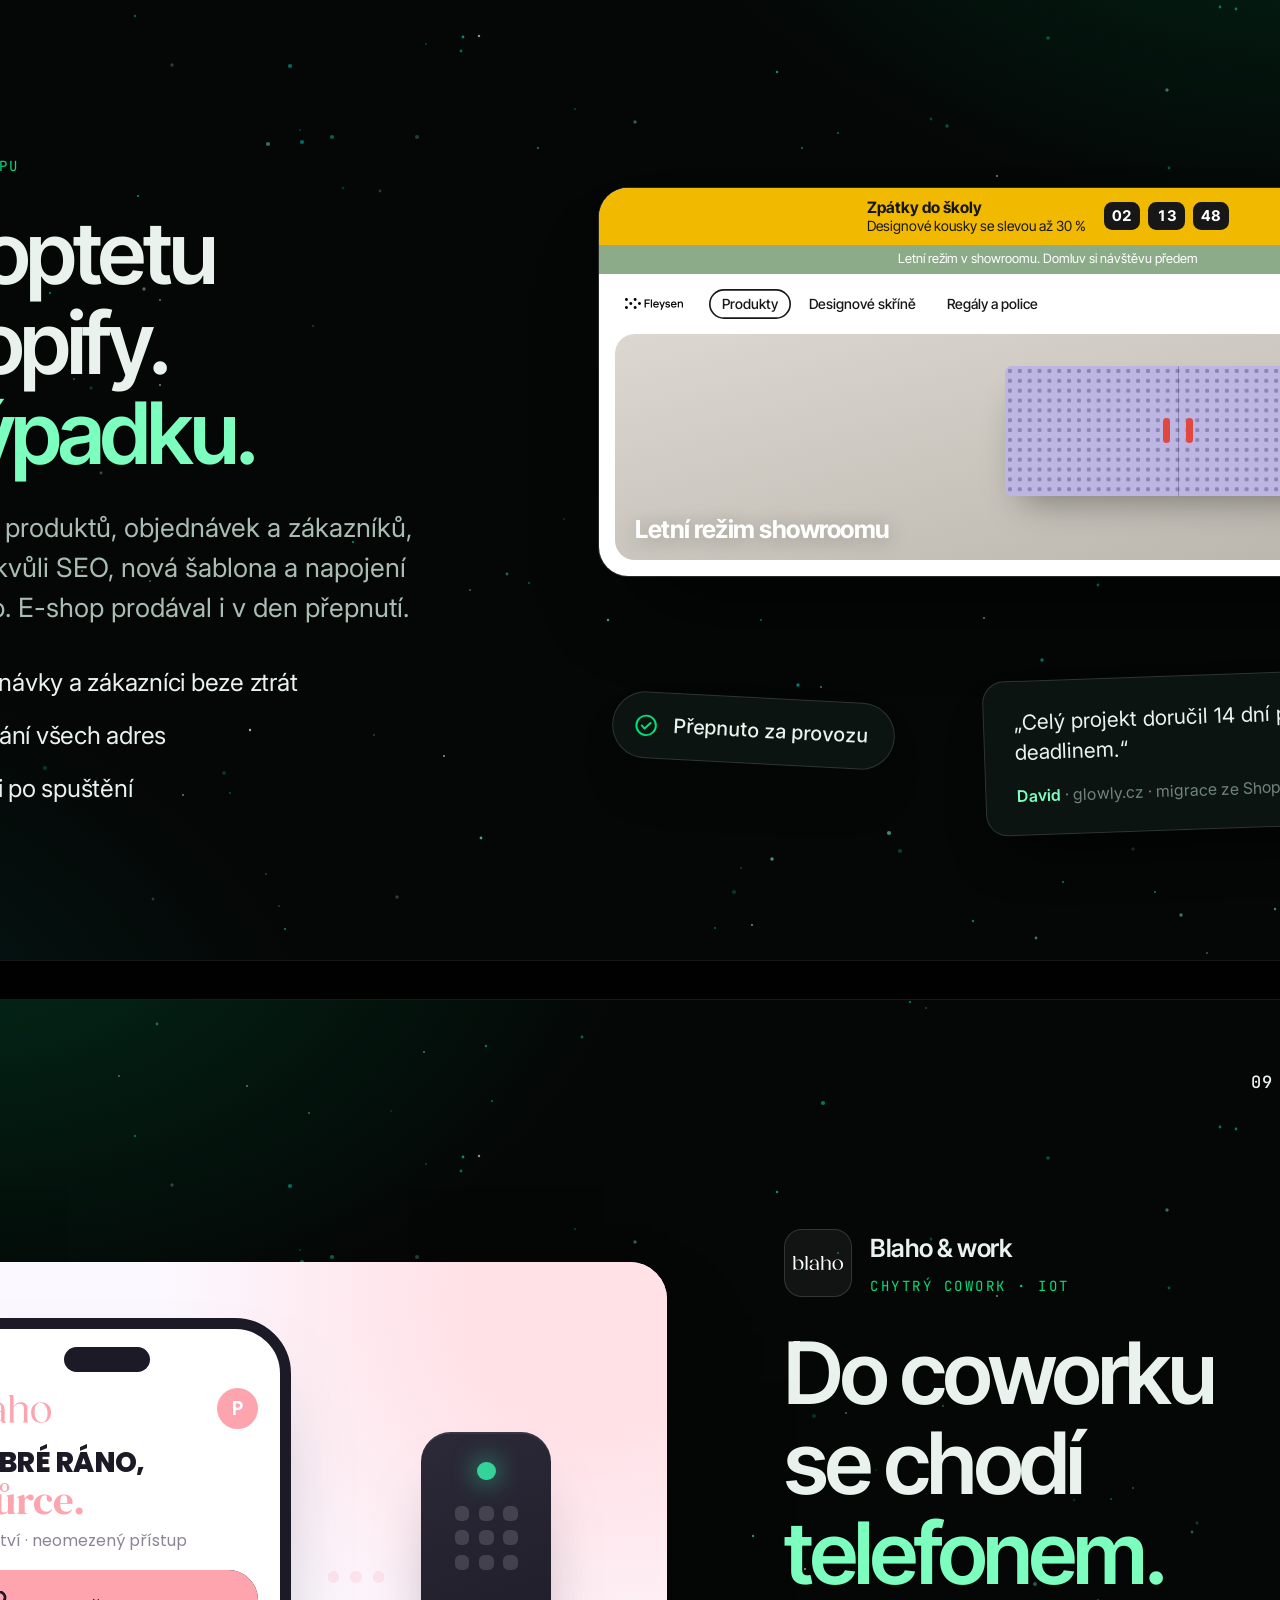
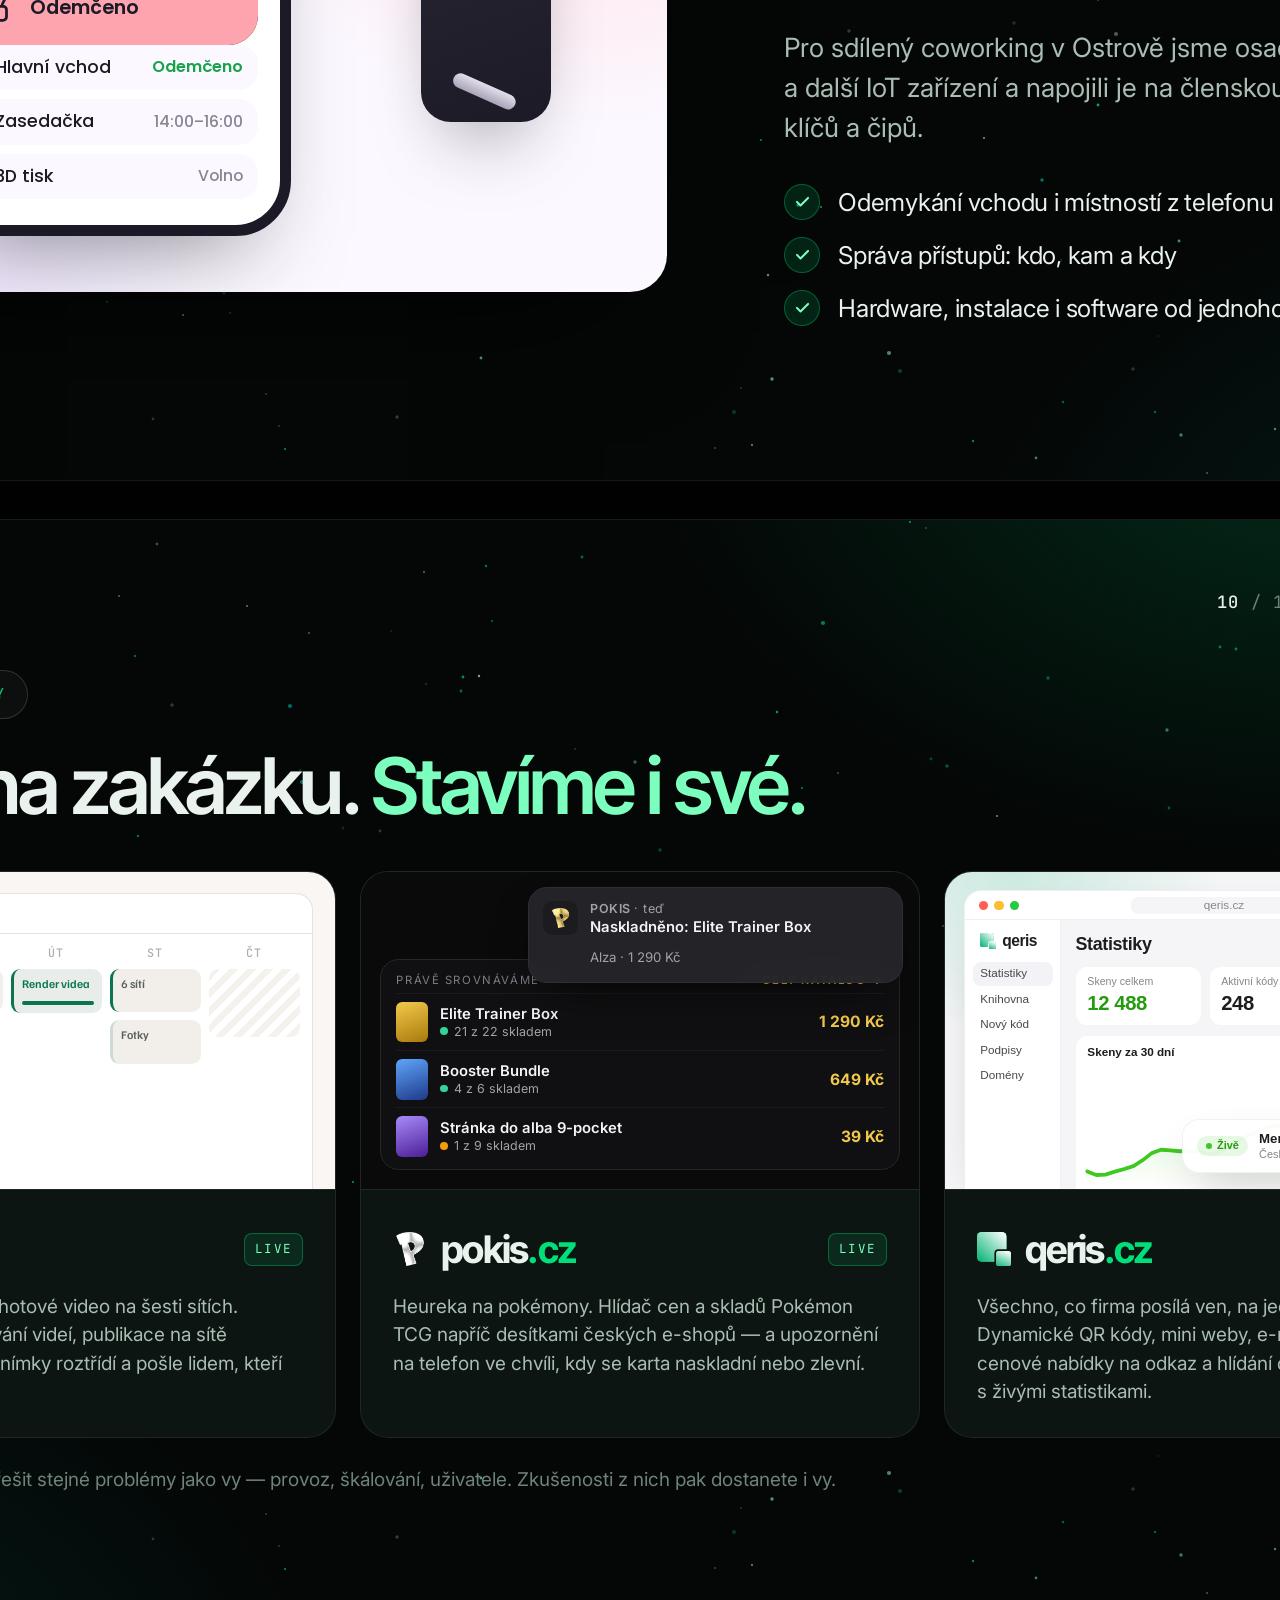
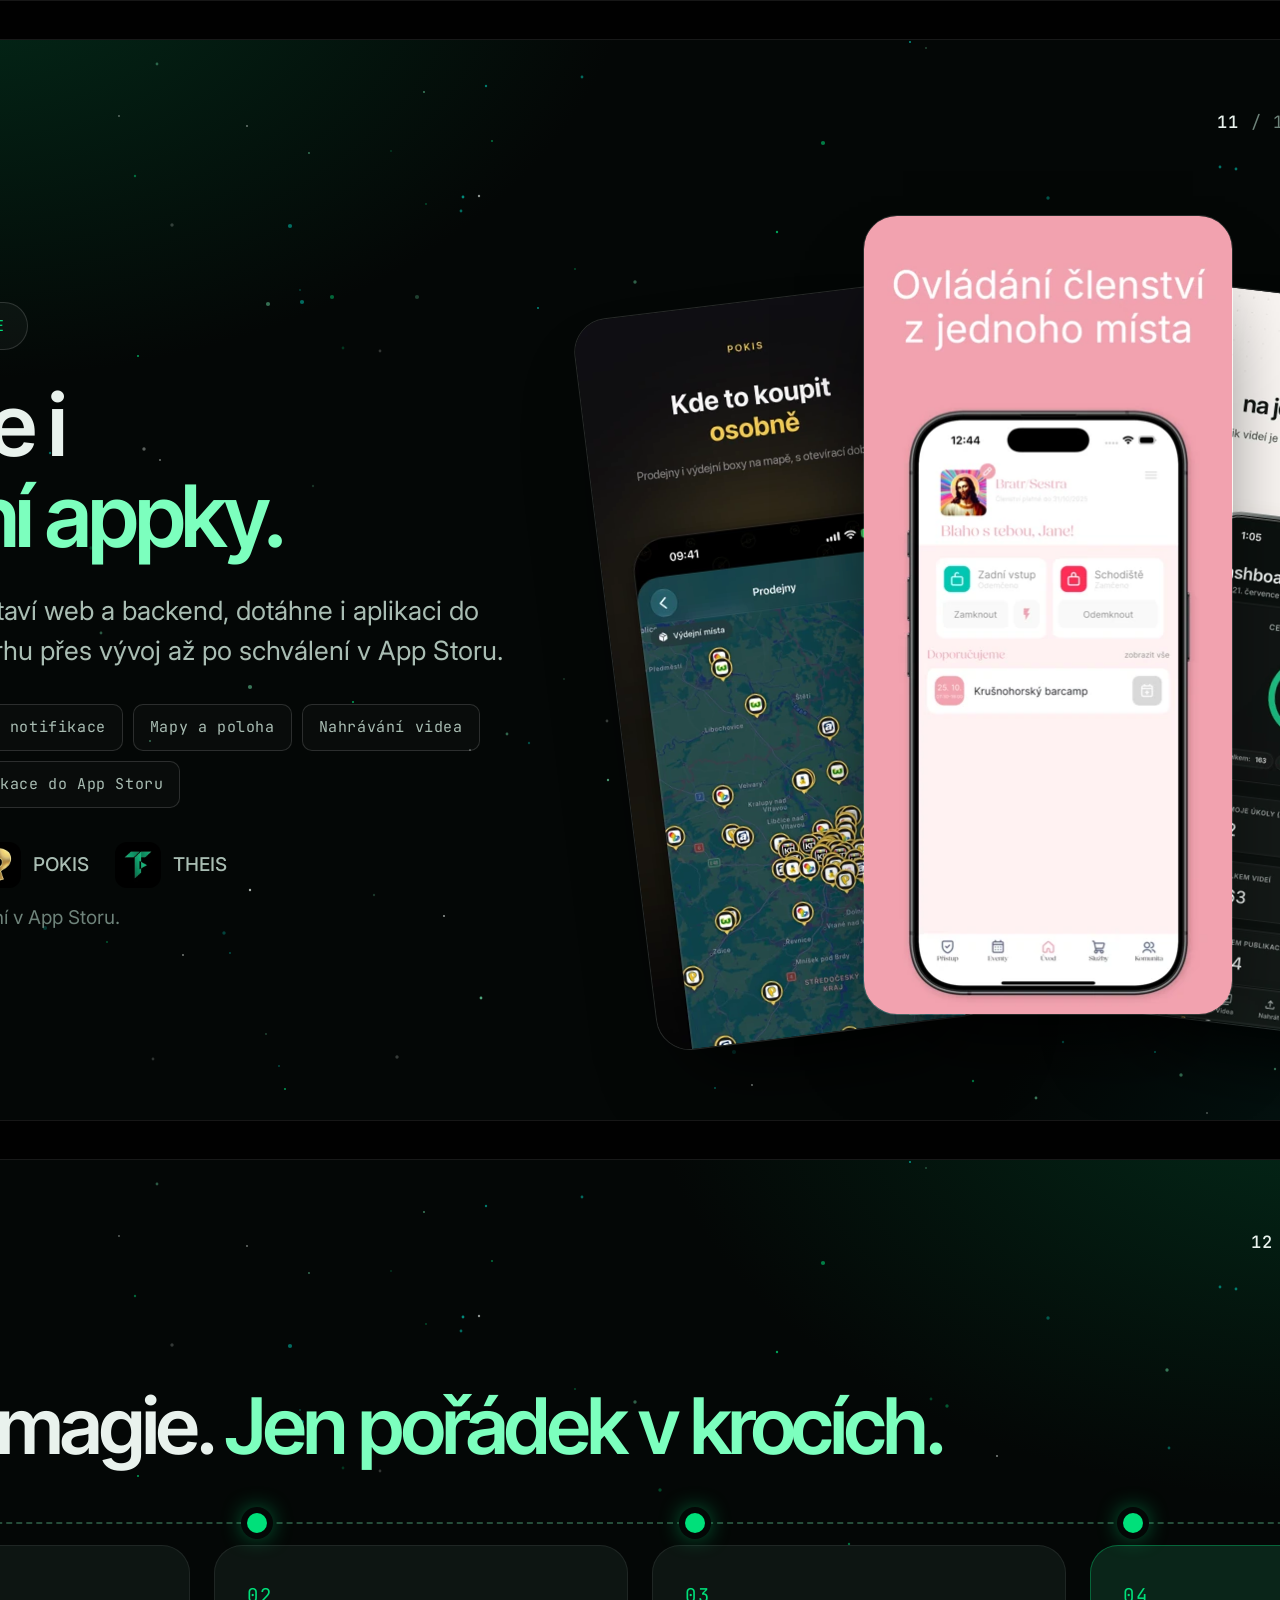
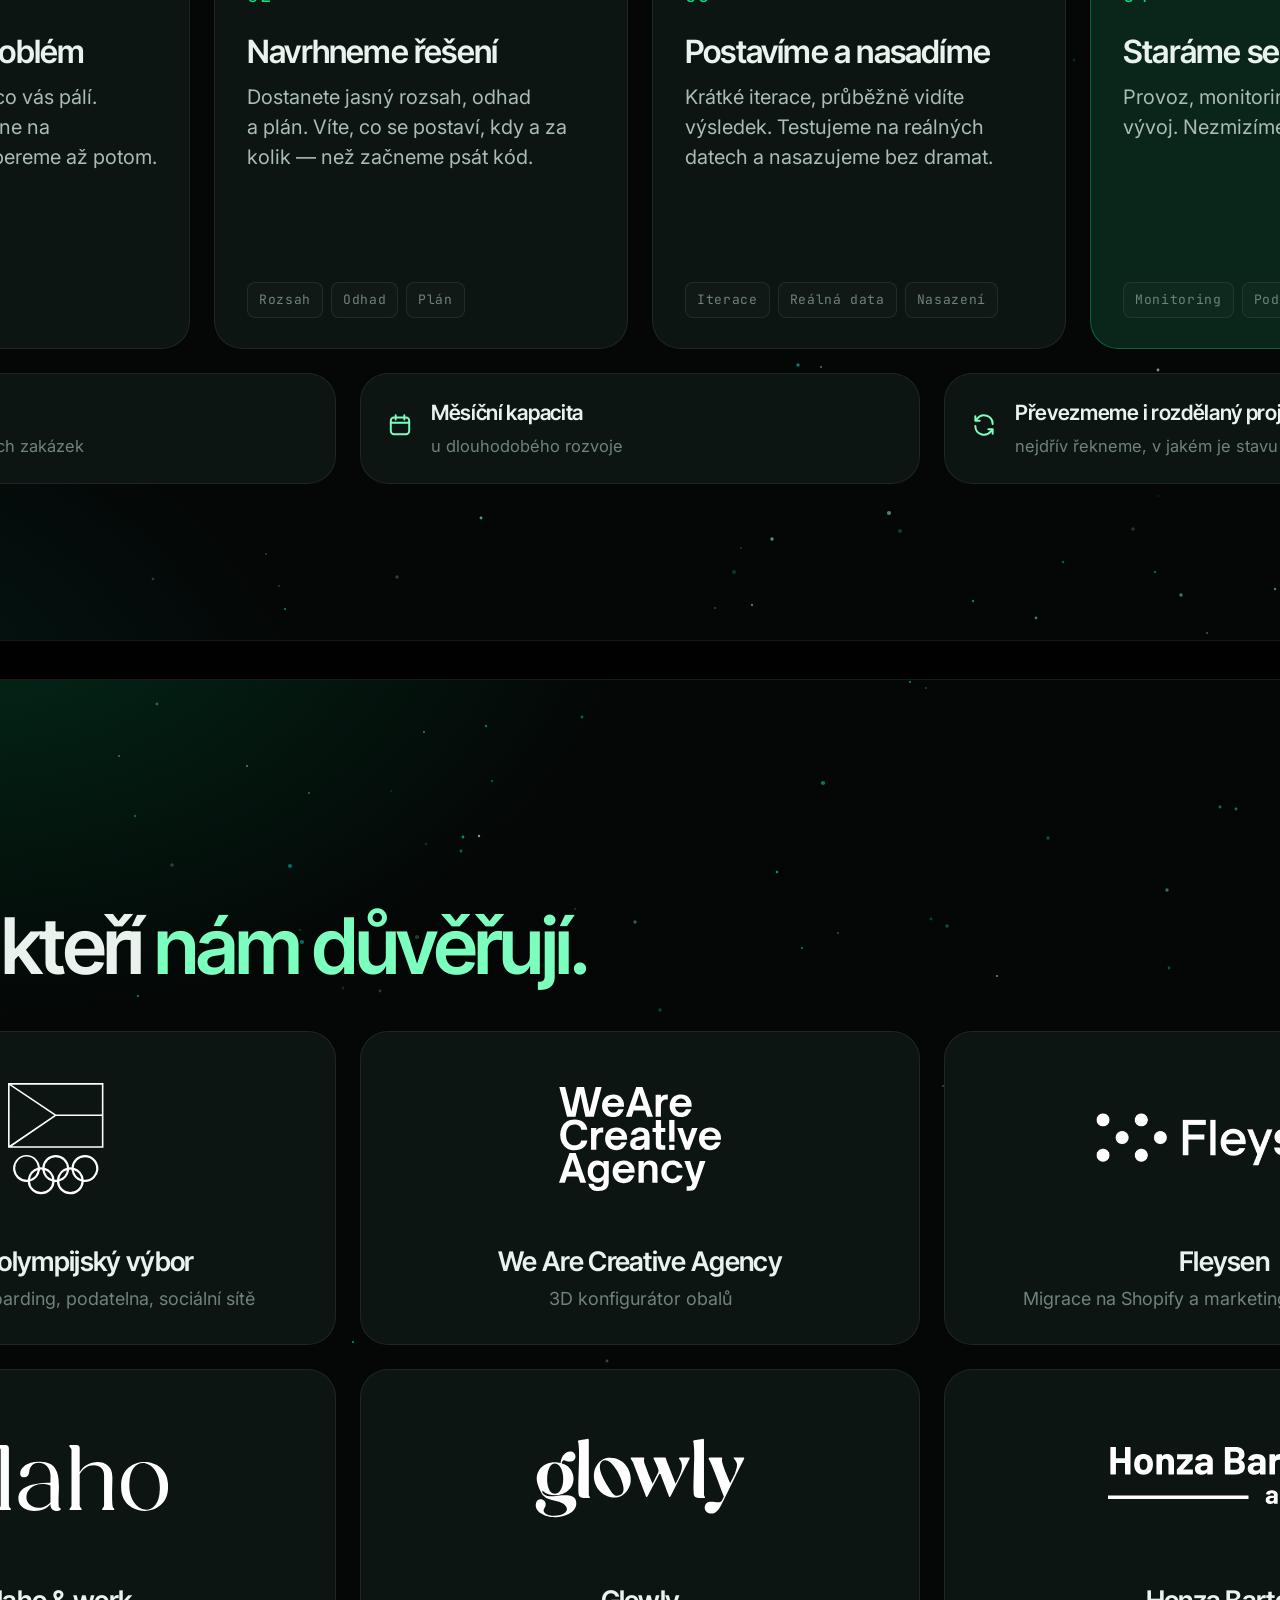
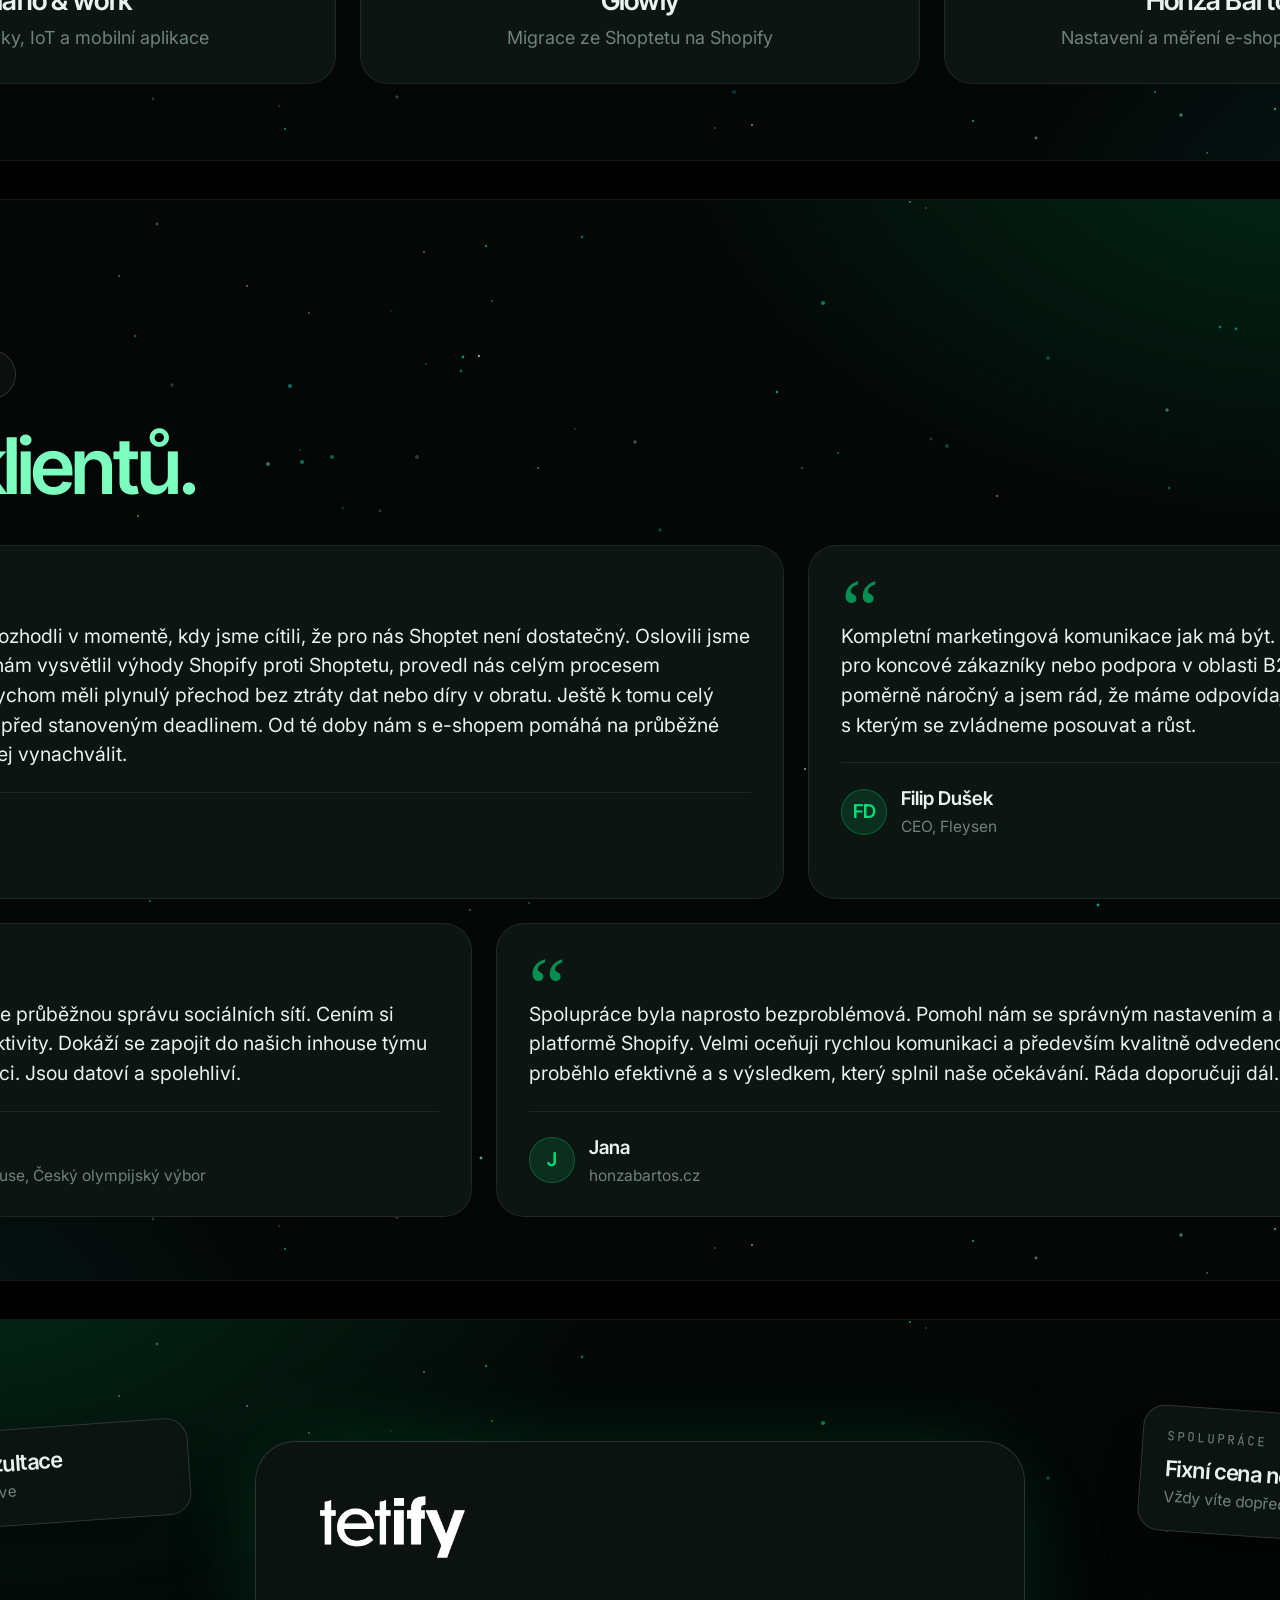
<file: prezentace.html>
<!DOCTYPE html>
<html lang="cs">
<head>
<meta charset="UTF-8">
<meta name="robots" content="noindex">
<title>Tetify – prezentace firmy</title>
<link rel="icon" href="assets/favicon-32.png?v=3" type="image/png">
<!-- Prezentace firmy do PDF ve vzhledu webu. Jen pracovní soubor – na web se nenasazuje
     (firebase.json ho ignoruje). Náhled: spusťte místní server a otevřete /prezentace.html,
     PDF: scripts/prezentace-pdf.sh → prezentace/Tetify-prezentace.pdf -->
<link rel="preconnect" href="https://fonts.googleapis.com">
<link rel="preconnect" href="https://fonts.gstatic.com" crossorigin>
<link rel="stylesheet" href="https://fonts.googleapis.com/css2?family=Inter+Tight:wght@400;500;600;700&family=Inter:wght@400;450;500;600;700;800&family=JetBrains+Mono:wght@400;500&family=DM+Sans:opsz,wght@9..40,500;9..40,700;9..40,800&family=Familjen+Grotesk:wght@500;600&family=Poppins:wght@500;600;800&family=DM+Serif+Display&display=swap">
<link rel="stylesheet" href="css/style.css">
<link rel="stylesheet" href="prezentace/deck.css">
</head>
<body>
<main class="dk-root">

<!-- ══ 01 · ÚVOD ══ -->
<section class="dk-slide is-in">
  <div class="dk-float" style="left:64px;top:104px;width:456px;transform:rotate(-4deg)">
    <div class="dk-f-row">
      <span class="dk-f-ico" data-i="hash"></span>
      <div><b class="dk-f-title">Nejde přihlášení do intranetu</b><span class="dk-f-sub">#it-podpora · před 2 min</span></div>
    </div>
    <div class="dk-badges"><span class="dk-badge dk-badge--green">Tiket vytvořen</span><span class="dk-badge">→ Asana</span></div>
  </div>
  <div class="dk-float dk-float--pill" style="left:150px;top:340px;transform:rotate(3.5deg)"><span class="dk-toggle"></span>Automatizace zapnutá</div>
  <div class="dk-float" style="left:44px;top:510px;width:424px;transform:rotate(-3deg)">
    <span class="dk-f-label">Migrace <dk-nb>e-shopu</dk-nb></span>
    <b class="dk-f-title" style="margin-top:8px">Shoptet → Shopify</b>
    <span class="dk-bar"><i style="width:100%"></i></span>
    <div class="dk-badges"><span class="dk-badge">Produkty</span><span class="dk-badge">Objednávky</span><span class="dk-badge dk-badge--green">Bez výpadku</span></div>
  </div>
  <div class="dk-float" style="left:118px;top:846px;width:392px;transform:rotate(4.5deg)">
    <div class="dk-f-row">
      <span class="dk-f-ico" data-i="unlock"></span>
      <div><b class="dk-f-title">Hlavní vchod</b><span class="dk-f-sub">Odemčeno z&nbsp;aplikace</span></div>
    </div>
  </div>

  <div class="dk-float" style="left:1456px;top:84px;width:384px;transform:rotate(4deg)">
    <span class="dk-f-label">Theis · render videa</span>
    <div class="dk-f-big" style="margin-top:6px">82 %<small>6 sítí</small></div>
    <span class="dk-bar"><i style="width:82%"></i></span>
  </div>
  <div class="dk-float" style="left:1496px;top:344px;width:362px;transform:rotate(-3deg)">
    <span class="dk-f-label">AI čtení dokumentu</span>
    <div class="dk-kv"><span>Dodavatel</span><b>rozpoznán</b><span>Částka</span><b>18 450 Kč</b><span>Splatnost</span><b>14. 11. 2026</b></div>
  </div>
  <div class="dk-float" style="left:1420px;top:634px;width:376px;transform:rotate(3deg)">
    <span class="dk-f-label">Qeris · skeny za 7 dní</span>
    <div class="dk-f-big" style="margin-top:6px">12 480<small>+18 %</small></div>
    <svg class="dk-spark" viewBox="0 0 320 54" preserveAspectRatio="none"><path d="M0 44 L32 40 L64 43 L96 34 L128 37 L160 27 L192 30 L224 19 L256 22 L288 11 L320 6 L320 54 L0 54 Z" fill="rgba(0,224,122,.12)"/><path d="M0 44 L32 40 L64 43 L96 34 L128 37 L160 27 L192 30 L224 19 L256 22 L288 11 L320 6" fill="none" stroke="#00e07a" stroke-width="2.5" stroke-linejoin="round" stroke-linecap="round"/></svg>
  </div>
  <div class="dk-float dk-float--toast" style="left:1506px;top:916px;transform:rotate(-4deg)"><span data-i="checkc"></span>Nasazeno do produkce</div>
  <div class="dk-float dk-seg" style="left:726px;top:936px;transform:rotate(-1.5deg)"><span class="is-on">Web</span><span>Aplikace</span><span>AI</span><span><dk-nb>E-shop</dk-nb></span><span>IT</span></div>

  <div class="dk-center"><div class="dk-hero">
    <img class="dk-hero__logo" src="prezentace/assets/tetify-white.png" alt="Tetify">
    <h1 class="dk-h">Řešíme problémy,<br>které <em>vás brzdí.</em></h1>
    <p class="dk-lead">Technologický partner pro firmy, které chtějí věci konečně vyřešit. Produkty na míru, interní systémy, AI integrace, <dk-nb>e-shopy</dk-nb> i&nbsp;IT podpora&nbsp;— od nápadu po provoz.</p>
    <div class="dk-btns">
      <span class="dk-btn dk-btn--primary">tetify.cz <span data-i="arrow"></span></span>
      <span class="dk-btn dk-btn--ghost">Prezentace firmy · 2026</span>
    </div>
  </div></div>
</section>

<!-- ══ 02 · KDO JSME ══ -->
<section class="dk-slide is-in">
  <header class="dk-top"><img class="dk-top__logo" src="prezentace/assets/tetify-white.png" alt="Tetify"><span class="dk-top__num"><b>02</b> / <i>15</i> · Kdo jsme</span></header>
  <div class="dk-body dk-split">
    <div>
      <span class="dk-eyebrow"><i></i>Kdo jsme</span>
      <h2 class="dk-h">Jeden tým.<br><em>Celá cesta.</em></h2>
      <p class="dk-lead">Od nápadu k&nbsp;provozu. Nepředáváme vás mezi agenturami&nbsp;— navrhneme, postavíme, nasadíme a&nbsp;pak se o&nbsp;to staráme.</p>
      <ul class="dk-checks">
        <li>Návrh, vývoj, nasazení i&nbsp;provoz v&nbsp;jednom týmu</li>
        <li>Software i&nbsp;hardware&nbsp;— od API po chytré zámky</li>
        <li>Vlastní produkty, které sami provozujeme</li>
        <li>Zůstáváme i&nbsp;po spuštění</li>
      </ul>
    </div>
    <div class="dk-viz">
      <div class="dk-facts">
        <div class="dk-card dk-fact"><b>3</b><h3>vlastní produkty v&nbsp;provozu</h3><p>theis.cz · pokis.cz · qeris.cz</p></div>
        <div class="dk-card dk-fact"><b>7</b><h3>oblastí pod jednou střechou</h3><p>Od vývoje po marketing</p></div>
        <div class="dk-card dk-fact"><b>24<small>h</small></b><h3>do kdy se ozveme</h3><p>Na každou poptávku</p></div>
        <div class="dk-card dk-fact"><b>2</b><h3>města, kde nás najdete</h3><p>Praha &amp; Karlovy Vary</p></div>
        <div class="dk-card dk-trust">
          <span>Důvěřují nám</span>
          <div>
            <img src="prezentace/assets/cot-white.svg" alt="Český olympijský výbor" style="height:46px">
            <img src="prezentace/assets/waca-white.svg" alt="We Are Creative Agency" style="height:46px">
            <img src="prezentace/assets/fleysen-white.png" alt="Fleysen" style="height:24px">
            <img src="prezentace/assets/blaho-white.svg" alt="Blaho &amp; work" style="height:27px">
            <img src="assets/logos/glowly.svg?v=2" alt="Glowly" style="height:30px">
          </div>
        </div>
      </div>
    </div>
  </div>
</section>

<!-- ══ 03 · SLUŽBY ══ -->
<section class="dk-slide is-in">
  <header class="dk-top"><img class="dk-top__logo" src="prezentace/assets/tetify-white.png" alt="Tetify"><span class="dk-top__num"><b>03</b> / <i>15</i> · Služby</span></header>
  <div class="dk-body dk-col">
    <span class="dk-eyebrow"><i></i>Co děláme</span>
    <h2 class="dk-h dk-h--row">Sedm oblastí. <em>Jeden tým.</em></h2>
    <div class="dk-grid dk-grid--4 dk-services">
      <div class="dk-card"><span class="dk-ico" data-i="layers"></span><h3>Produkty na míru</h3><p>Webové aplikace, portály a&nbsp;platformy od prvního náčrtu po produkci. Postavené tak, aby šly roky rozvíjet.</p><div class="dk-tags"><span>Web apps</span><span>Mobilní aplikace</span><span>SaaS</span></div></div>
      <div class="dk-card"><span class="dk-ico" data-i="list"></span><h3>Interní systémy</h3><p>Evidence, sklad, schvalování, reporting. Konec tabulek, které nikdo neudržuje.</p><div class="dk-tags"><span>Workflow</span><span>Automatizace</span><span>Reporting</span></div></div>
      <div class="dk-card"><span class="dk-ico" data-i="spark"></span><h3>AI integrace</h3><p>AI tam, kde reálně ušetří čas: dokumenty, asistenti nad vašimi daty, klasifikace, obsah.</p><div class="dk-tags"><span>LLM</span><span>Asistenti</span><span>Zpracování dat</span></div></div>
      <div class="dk-card"><span class="dk-ico" data-i="bag"></span><h3><dk-nb>E-shopy</dk-nb> a&nbsp;migrace</h3><p>Ze Shoptetu na Shopify bez ztráty dat, SEO a&nbsp;tržeb. Včetně přepisů URL a&nbsp;napojení skladu.</p><div class="dk-tags"><span>Shoptet → Shopify</span><span>SEO</span></div></div>
      <div class="dk-card"><span class="dk-ico" data-i="nodes"></span><h3>Integrace a&nbsp;API</h3><p>Propojíme ERP, účetnictví, CRM, marketing i&nbsp;dopravce. Jednou nastavit, pak už jen běží.</p><div class="dk-tags"><span>REST / GraphQL</span><span>Webhooky</span></div></div>
      <div class="dk-card"><span class="dk-ico" data-i="shield"></span><h3>IT podpora a&nbsp;správa</h3><p>Zařízení, sítě, účty, zálohy, bezpečnost&nbsp;— a&nbsp;někdo, kdo zvedne telefon.</p><div class="dk-tags"><span>Helpdesk</span><span>Infrastruktura</span><span>Bezpečnost</span></div></div>
      <div class="dk-card"><span class="dk-ico" data-i="trend"></span><h3>Marketing a&nbsp;sítě</h3><p>Kampaně pro koncové zákazníky i&nbsp;B2B a&nbsp;správa sociálních sítí. Obsah, který stojí na datech.</p><div class="dk-tags"><span>Kampaně</span><span>Sociální sítě</span></div></div>
      <div class="dk-card dk-card--accent dk-card--ask"><span class="dk-ico" data-i="chat"></span><h3>Nevíte, kam váš problém patří?</h3><p>Nepotřebujeme hotové zadání. Stačí, když víte, co vás štve.</p><span class="dk-mail">info@tetify.cz</span></div>
    </div>
  </div>
</section>

<!-- ══ 04 · AI A INTEGRACE ══ -->
<section class="dk-slide is-in">
  <header class="dk-top"><img class="dk-top__logo" src="prezentace/assets/tetify-white.png" alt="Tetify"><span class="dk-top__num"><b>04</b> / <i>15</i> · AI a&nbsp;integrace</span></header>
  <div class="dk-body dk-split dk-split--rev">
    <div class="dk-viz">
      <div class="dk-stack">
        <div class="dk-float" style="transform:rotate(-2deg);margin-right:90px">
          <div class="dk-f-row">
            <span class="dk-f-ico" data-i="file"></span>
            <div><span class="dk-f-label">Příchozí <dk-nb>e-mail</dk-nb> · 9:12</span><b class="dk-f-title" style="margin-top:5px;font-size:27px">faktura_0412.pdf</b><span class="dk-f-sub">Příloha od dodavatele · 2 strany</span></div>
          </div>
        </div>
        <div class="dk-float" style="transform:rotate(1.4deg);margin-left:70px">
          <div class="dk-f-row">
            <span class="dk-f-ico" data-i="spark"></span>
            <div><span class="dk-f-label">AI přečte a&nbsp;roztřídí</span><b class="dk-f-title" style="margin-top:5px;font-size:27px">Přijatá faktura</b></div>
          </div>
          <div class="dk-kv"><span>Částka</span><b>18 450 Kč</b><span>Splatnost</span><b>14. 11. 2026</b><span>Středisko</span><b>Marketing</b></div>
        </div>
        <div class="dk-float" style="transform:rotate(-1deg);margin-right:40px">
          <span class="dk-f-label">Zapsáno bez přepisování</span>
          <div class="dk-badges" style="margin-top:14px"><span class="dk-badge dk-badge--green">Účetnictví ✓</span><span class="dk-badge dk-badge--green">Asana · ke schválení</span><span class="dk-badge dk-badge--green">Slack #finance</span></div>
        </div>
      </div>
      <span class="dk-demo">Ukázková data</span>
    </div>
    <div>
      <span class="dk-eyebrow"><i></i>AI a&nbsp;integrace</span>
      <h2 class="dk-h">Systémy, které<br>spolu nemluví,<br><em>propojíme.</em></h2>
      <p class="dk-lead">ERP, účetnictví, CRM, <dk-nb>e-shop</dk-nb> i&nbsp;dopravci. A&nbsp;tam, kde to ušetří čas, přidáme AI&nbsp;— čtení dokumentů, asistenty nad vašimi daty, třídění požadavků.</p>
      <ul class="dk-checks">
        <li>REST, GraphQL a&nbsp;webhooky</li>
        <li>Zpracování dokumentů a&nbsp;klasifikace</li>
        <li>Začínáme jedním případem s&nbsp;měřitelným přínosem</li>
      </ul>
    </div>
  </div>
</section>

<!-- ══ 05 · ČOV · IT PODPORA ══ -->
<section class="dk-slide is-in">
  <header class="dk-top"><img class="dk-top__logo" src="prezentace/assets/tetify-white.png" alt="Tetify"><span class="dk-top__num"><b>05</b> / <i>15</i> · Vybraná práce</span></header>
  <div class="dk-body dk-split">
    <div>
      <div class="dk-client"><span class="dk-client__logo"><img src="prezentace/assets/cot-white.svg" alt=""></span><div><b>Český olympijský výbor</b><em>Interní IT podpora</em></div></div>
      <h2 class="dk-h">Slack, <dk-nb>e-mail</dk-nb> i&nbsp;web.<br><em>Jeden helpdesk.</em></h2>
      <p class="dk-lead">Požadavky chodily třemi kanály a&nbsp;v&nbsp;každém se ztrácely jinak. Postavili jsme aplikaci, kde tiket vznikne sám&nbsp;— a&nbsp;notifikace se vrátí tam, odkud hlášení přišlo.</p>
      <ul class="dk-checks">
        <li>Hlášení ze Slacku, <dk-nb>e-mailu</dk-nb> i&nbsp;webového formuláře</li>
        <li>Notifikace zpět do stejného kanálu</li>
        <li>Kompletně synchronizované do Asany</li>
      </ul>
      <div class="dk-chips"><span>Slack API</span><span><dk-nb>E-mailový</dk-nb> příjem</span><span>Sync do Asany</span><span>Reporting</span></div>
    </div>
    <div class="dk-viz"><div class="dk-zoom" style="width:462px;zoom:1.88"><div data-mock=".mcov"></div></div></div>
  </div>
</section>

<!-- ══ 06 · ČOV · DALŠÍ SYSTÉMY ══ -->
<section class="dk-slide is-in">
  <header class="dk-top"><img class="dk-top__logo" src="prezentace/assets/tetify-white.png" alt="Tetify"><span class="dk-top__num"><b>06</b> / <i>15</i> · Vybraná práce</span></header>
  <div class="dk-body dk-col">
    <div class="dk-client"><span class="dk-client__logo"><img src="prezentace/assets/cot-white.svg" alt=""></span><div><b>Český olympijský výbor</b><em>Onboarding · modernizace · admin</em></div></div>
    <h2 class="dk-h dk-h--row">Méně klikání. <em>Víc hotové práce.</em></h2>
    <div class="dk-grid dk-grid--2">
      <div class="dk-card dk-pcard">
        <div class="dk-shot" style="width:100%;height:236px;zoom:1.5576"><div data-mock=".monb"></div></div>
        <div class="dk-pcard__body">
          <span class="dk-kicker">Onboarding</span>
          <h3>Nováček zadá kód a&nbsp;aplikace zbytek zařídí sama</h3>
          <p>Manažer nástup založí a&nbsp;nastaví, co se má zřídit. Aplikace pak založí firemní <dk-nb>e-mail</dk-nb>, přidá kolegu do Google skupin a&nbsp;Slack kanálů, zpřístupní sdílené disky a&nbsp;nastaví podpis v&nbsp;Gmailu.</p>
          <div class="dk-tags"><span>Google Workspace</span><span>Slack</span><span>Automatizace</span></div>
        </div>
      </div>
      <div class="dk-card dk-pcard">
        <div class="dk-shot" style="width:100%;height:236px;zoom:1.5576"><div data-mock=".mpod"></div></div>
        <div class="dk-pcard__body">
          <span class="dk-kicker">Modernizace &amp; admin</span>
          <h3>Ze starých systémů udržovatelné aplikace</h3>
          <p>Přepisujeme zděděné systémy, migrujeme data a&nbsp;stavíme admin rozhraní, ve kterých se dá skutečně pracovat&nbsp;— třeba elektronickou podatelnu. Po částech, které jde nasadit a&nbsp;ověřit.</p>
          <div class="dk-tags"><span>Refaktoring legacy</span><span>Migrace dat</span><span>Podatelna</span><span>Admin systémy</span></div>
        </div>
      </div>
    </div>
  </div>
</section>

<!-- ══ 07 · WACA ══ -->
<section class="dk-slide is-in">
  <header class="dk-top"><img class="dk-top__logo" src="prezentace/assets/tetify-white.png" alt="Tetify"><span class="dk-top__num"><b>07</b> / <i>15</i> · Vybraná práce</span></header>
  <div class="dk-body dk-split dk-split--rev">
    <div class="dk-viz">
      <div class="dk-frame" style="width:900px"><div class="dk-shot" style="width:100%;height:236px;zoom:1.6453"><div data-mock=".mwaca"></div></div></div>
      <div class="dk-float dk-float--toast" style="right:8px;top:118px;transform:rotate(4deg)"><span data-i="cube"></span>Živý 3D model v&nbsp;prohlížeči</div>
      <div class="dk-float dk-seg" style="left:70px;bottom:104px;transform:rotate(-2.5deg)"><span class="is-on">Zaklápěcí</span><span>Dvoudílná</span><span>Na láhev</span></div>
    </div>
    <div>
      <div class="dk-client"><span class="dk-client__logo"><img src="prezentace/assets/waca-white.svg" alt=""></span><div><b>We Are Creative Agency</b><em>3D konfigurátor</em></div></div>
      <h2 class="dk-h">Krabička, kterou<br>zákazník hned<br><em>vidí ve 3D.</em></h2>
      <p class="dk-lead">Konfigurátor obalů přímo v&nbsp;prohlížeči. Zákazník si krabičku poskládá a&nbsp;celou dobu se dívá na živý 3D model, ne na statický obrázek.</p>
      <ul class="dk-checks">
        <li>Typ, rozměr, výplň, potisk i&nbsp;barva</li>
        <li>Otevírání krabičky posuvníkem</li>
        <li>Editor jednotlivých stran</li>
      </ul>
      <div class="dk-chips"><span>waca.tetify.cz</span></div>
    </div>
  </div>
</section>

<!-- ══ 08 · FLEYSEN ══ -->
<section class="dk-slide is-in">
  <header class="dk-top"><img class="dk-top__logo" src="prezentace/assets/tetify-white.png" alt="Tetify"><span class="dk-top__num"><b>08</b> / <i>15</i> · Vybraná práce</span></header>
  <div class="dk-body dk-split">
    <div>
      <div class="dk-client"><span class="dk-client__logo"><img src="prezentace/assets/fleysen-white.png" alt="" style="max-width:52px"></span><div><b>Fleysen</b><em>Migrace <dk-nb>e-shopu</dk-nb></em></div></div>
      <h2 class="dk-h">Ze Shoptetu<br>na Shopify.<br><em>Bez výpadku.</em></h2>
      <p class="dk-lead">Kompletní migrace produktů, objednávek a&nbsp;zákazníků, přemapování URL kvůli SEO, nová šablona a&nbsp;napojení navazujících služeb. <dk-nb>E-shop</dk-nb> prodával i&nbsp;v&nbsp;den přepnutí.</p>
      <ul class="dk-checks">
        <li>Produkty, objednávky a&nbsp;zákazníci beze ztrát</li>
        <li>SEO přesměrování všech adres</li>
        <li>Průběžná péče i&nbsp;po spuštění</li>
      </ul>
    </div>
    <div class="dk-viz">
      <div class="dk-frame" style="width:900px;margin-bottom:150px"><div class="dk-shot" style="width:100%;height:236px;zoom:1.6453"><div data-mock=".mfley"></div></div></div>
      <div class="dk-float dk-quote-float" style="right:0;bottom:56px;transform:rotate(-2deg)">
        <p>„Celý projekt doručil 14 dní před stanoveným deadlinem.“</p>
        <span><b>David</b> · glowly.cz · migrace ze Shoptetu na Shopify</span>
      </div>
      <div class="dk-float dk-float--toast" style="left:20px;bottom:120px;transform:rotate(3deg)"><span data-i="checkc"></span>Přepnuto za provozu</div>
    </div>
  </div>
</section>

<!-- ══ 09 · BLAHO & WORK ══ -->
<section class="dk-slide is-in">
  <header class="dk-top"><img class="dk-top__logo" src="prezentace/assets/tetify-white.png" alt="Tetify"><span class="dk-top__num"><b>09</b> / <i>15</i> · Vybraná práce</span></header>
  <div class="dk-body dk-split dk-split--rev">
    <div class="dk-viz"><div class="dk-zoom" style="width:462px;zoom:1.86"><div data-mock=".mblaho"></div></div></div>
    <div>
      <div class="dk-client"><span class="dk-client__logo"><img src="prezentace/assets/blaho-white.svg" alt="" style="max-width:50px"></span><div><b>Blaho &amp; work</b><em>Chytrý cowork · IoT</em></div></div>
      <h2 class="dk-h">Do coworku<br>se chodí<br><em>telefonem.</em></h2>
      <p class="dk-lead">Pro sdílený coworking v&nbsp;Ostrově jsme osadili chytré zámky a&nbsp;další IoT zařízení a&nbsp;napojili je na členskou aplikaci. Bez klíčů a&nbsp;čipů.</p>
      <ul class="dk-checks">
        <li>Odemykání vchodu i&nbsp;místností z&nbsp;telefonu</li>
        <li>Správa přístupů: kdo, kam a&nbsp;kdy</li>
        <li>Hardware, instalace i&nbsp;software od jednoho týmu</li>
      </ul>
    </div>
  </div>
</section>

<!-- ══ 10 · VLASTNÍ PRODUKTY ══ -->
<section class="dk-slide is-in">
  <header class="dk-top"><img class="dk-top__logo" src="prezentace/assets/tetify-white.png" alt="Tetify"><span class="dk-top__num"><b>10</b> / <i>15</i> · Vlastní produkty</span></header>
  <div class="dk-body dk-col">
    <span class="dk-eyebrow"><i></i>Vlastní produkty</span>
    <h2 class="dk-h dk-h--row">Nejen na zakázku. <em>Stavíme i&nbsp;své.</em></h2>
    <div class="dk-grid dk-grid--3">
      <div class="dk-card dk-pcard">
        <div class="dk-shot" style="width:100%;height:204px;zoom:1.5599"><div data-mock=".mtheis"></div></div>
        <div class="dk-pcard__body">
          <div class="dk-brand"><img src="assets/logos/theis.svg" alt=""><b>theis<em>.cz</em></b><span class="dk-badge dk-badge--green">Live</span></div>
          <p>Od karty z&nbsp;kamery po hotové video na šesti sítích. Automatické renderování videí, publikace na sítě i&nbsp;fotoknihovna, která snímky roztřídí a&nbsp;pošle lidem, kteří na nich jsou.</p>
        </div>
      </div>
      <div class="dk-card dk-pcard">
        <div class="dk-shot" style="width:100%;height:204px;zoom:1.5599"><div data-mock=".mpokis"></div></div>
        <div class="dk-pcard__body">
          <div class="dk-brand"><img src="prezentace/assets/pokis-white.png" alt=""><b>pokis<em>.cz</em></b><span class="dk-badge dk-badge--green">Live</span></div>
          <p>Heureka na pokémony. Hlídač cen a&nbsp;skladů Pokémon TCG napříč desítkami českých <dk-nb>e-shopů</dk-nb>&nbsp;— a&nbsp;upozornění na telefon ve chvíli, kdy se karta naskladní nebo zlevní.</p>
        </div>
      </div>
      <div class="dk-card dk-pcard">
        <div class="dk-shot" style="width:100%;height:204px;zoom:1.5599"><div data-mock=".mqeris"></div></div>
        <div class="dk-pcard__body">
          <div class="dk-brand"><img src="assets/logos/qeris.svg" alt=""><b>qeris<em>.cz</em></b><span class="dk-badge dk-badge--green">Live</span></div>
          <p>Všechno, co firma posílá ven, na jednom místě. Dynamické QR kódy, mini weby, <dk-nb>e-mailové</dk-nb> podpisy, cenové nabídky na odkaz a&nbsp;hlídání domén&nbsp;— s&nbsp;živými statistikami.</p>
        </div>
      </div>
    </div>
    <p class="dk-note">Vlastní produkty nás nutí řešit stejné problémy jako vy&nbsp;— provoz, škálování, uživatele. Zkušenosti z&nbsp;nich pak dostanete i&nbsp;vy.</p>
  </div>
</section>

<!-- ══ 11 · MOBILNÍ APLIKACE ══ -->
<section class="dk-slide is-in">
  <header class="dk-top"><img class="dk-top__logo" src="prezentace/assets/tetify-white.png" alt="Tetify"><span class="dk-top__num"><b>11</b> / <i>15</i> · Mobilní aplikace</span></header>
  <div class="dk-body dk-split">
    <div>
      <span class="dk-eyebrow"><i></i>Mobilní aplikace</span>
      <h2 class="dk-h">Umíme i<br><em>mobilní appky.</em></h2>
      <p class="dk-lead">Stejný tým, který staví web a&nbsp;backend, dotáhne i&nbsp;aplikaci do telefonu&nbsp;— od návrhu přes vývoj až po schválení v&nbsp;App Storu.</p>
      <div class="dk-chips"><span>iOS i&nbsp;Android</span><span>Push notifikace</span><span>Mapy a&nbsp;poloha</span><span>Nahrávání videa</span><span>Chytré zámky</span><span>Publikace do App Storu</span></div>
      <div class="dk-apps">
        <span><img src="assets/apps/icon-blaho.webp" alt="">Blaho &amp; work</span>
        <span><img src="assets/apps/icon-pokis.webp?v=2" alt="">POKIS</span>
        <span><img src="assets/apps/icon-theis.webp" alt="">THEIS</span>
      </div>
      <p class="dk-note" style="margin-top:16px">Všechny tři jsou ke stažení v&nbsp;App Storu.</p>
    </div>
    <div class="dk-viz">
      <div class="dk-phones">
        <img src="assets/apps/pokis-2.webp" alt="POKIS">
        <img src="assets/apps/theis-1.webp" alt="THEIS">
        <img src="assets/apps/blaho-1.webp" alt="Blaho &amp; work">
      </div>
    </div>
  </div>
</section>

<!-- ══ 12 · JAK PRACUJEME ══ -->
<section class="dk-slide is-in">
  <header class="dk-top"><img class="dk-top__logo" src="prezentace/assets/tetify-white.png" alt="Tetify"><span class="dk-top__num"><b>12</b> / <i>15</i> · Jak pracujeme</span></header>
  <div class="dk-body dk-col">
    <span class="dk-eyebrow"><i></i>Jak pracujeme</span>
    <h2 class="dk-h dk-h--row">Žádná magie. <em>Jen pořádek v&nbsp;krocích.</em></h2>
    <div class="dk-grid dk-grid--4 dk-steps" style="margin-top:78px">
      <div class="dk-card dk-step"><i class="dk-step__dot"></i><span class="dk-step__n">01</span><h3>Pochopíme problém</h3><p>Sedneme si k&nbsp;tomu, co vás pálí. Ptáme se na proces, ne na technologie&nbsp;— ty vybereme až potom.</p><div class="dk-tags"><span>Proces</span><span>Priority</span></div></div>
      <div class="dk-card dk-step"><i class="dk-step__dot"></i><span class="dk-step__n">02</span><h3>Navrhneme řešení</h3><p>Dostanete jasný rozsah, odhad a&nbsp;plán. Víte, co se postaví, kdy a&nbsp;za kolik&nbsp;— než začneme psát kód.</p><div class="dk-tags"><span>Rozsah</span><span>Odhad</span><span>Plán</span></div></div>
      <div class="dk-card dk-step"><i class="dk-step__dot"></i><span class="dk-step__n">03</span><h3>Postavíme a&nbsp;nasadíme</h3><p>Krátké iterace, průběžně vidíte výsledek. Testujeme na reálných datech a&nbsp;nasazujeme bez dramat.</p><div class="dk-tags"><span>Iterace</span><span>Reálná data</span><span>Nasazení</span></div></div>
      <div class="dk-card dk-card--accent dk-step"><i class="dk-step__dot"></i><span class="dk-step__n">04</span><h3>Staráme se a&nbsp;rozvíjíme</h3><p>Provoz, monitoring, podpora a&nbsp;další vývoj. Nezmizíme den po předání.</p><div class="dk-tags"><span>Monitoring</span><span>Podpora</span><span>Rozvoj</span></div></div>
    </div>
    <div class="dk-terms">
      <div class="dk-card dk-term"><span data-i="tag"></span><div><b>Fixní cena</b><span>u&nbsp;jasně ohraničených zakázek</span></div></div>
      <div class="dk-card dk-term"><span data-i="calendar"></span><div><b>Měsíční kapacita</b><span>u&nbsp;dlouhodobého rozvoje</span></div></div>
      <div class="dk-card dk-term"><span data-i="sync"></span><div><b>Převezmeme i&nbsp;rozdělaný projekt</b><span>nejdřív řekneme, v&nbsp;jakém je stavu</span></div></div>
    </div>
  </div>
</section>

<!-- ══ 13 · REFERENCE ══ -->
<section class="dk-slide is-in">
  <header class="dk-top"><img class="dk-top__logo" src="prezentace/assets/tetify-white.png" alt="Tetify"><span class="dk-top__num"><b>13</b> / <i>15</i> · Reference</span></header>
  <div class="dk-body dk-col">
    <span class="dk-eyebrow"><i></i>Reference</span>
    <h2 class="dk-h dk-h--row">Klienti, kteří <em>nám důvěřují.</em></h2>
    <div class="dk-grid dk-grid--3 dk-refs">
      <div class="dk-card dk-ref"><div class="dk-ref__logo"><img src="prezentace/assets/cot-white.svg" alt="" style="height:112px"></div><h3>Český olympijský výbor</h3><p>IT podpora, onboarding, podatelna, sociální sítě</p></div>
      <div class="dk-card dk-ref"><div class="dk-ref__logo"><img src="prezentace/assets/waca-white.svg" alt="" style="height:104px"></div><h3>We Are Creative Agency</h3><p>3D konfigurátor obalů</p></div>
      <div class="dk-card dk-ref"><div class="dk-ref__logo"><img src="prezentace/assets/fleysen-white.png" alt="" style="height:54px"></div><h3>Fleysen</h3><p>Migrace na Shopify a&nbsp;marketingová komunikace</p></div>
      <div class="dk-card dk-ref"><div class="dk-ref__logo"><img src="prezentace/assets/blaho-white.svg" alt="" style="height:66px"></div><h3>Blaho &amp; work</h3><p>Chytré zámky, IoT a&nbsp;mobilní aplikace</p></div>
      <div class="dk-card dk-ref"><div class="dk-ref__logo"><img src="assets/logos/glowly.svg?v=2" alt="" style="height:84px"></div><h3>Glowly</h3><p>Migrace ze Shoptetu na Shopify</p></div>
      <div class="dk-card dk-ref"><div class="dk-ref__logo"><img src="assets/logos/honzabartos.svg" alt="" style="height:62px"></div><h3>Honza Bartoš</h3><p>Nastavení a&nbsp;měření <dk-nb>e-shopu</dk-nb> na Shopify</p></div>
    </div>
  </div>
</section>

<!-- ══ 14 · SLOVY KLIENTŮ ══ -->
<section class="dk-slide is-in">
  <header class="dk-top"><img class="dk-top__logo" src="prezentace/assets/tetify-white.png" alt="Tetify"><span class="dk-top__num"><b>14</b> / <i>15</i> · Reference</span></header>
  <div class="dk-body dk-col">
    <span class="dk-eyebrow"><i></i>Co o&nbsp;nás říkají</span>
    <h2 class="dk-h dk-h--row">Slovy <em>klientů.</em></h2>
    <div class="dk-qrow">
      <div class="dk-card dk-q">
        <p>Pro migraci jsme se rozhodli v&nbsp;momentě, kdy jsme cítili, že pro nás Shoptet není dostatečný. Oslovili jsme proto Václava, který nám vysvětlil výhody Shopify proti Shoptetu, provedl nás celým procesem a&nbsp;postaral se o&nbsp;to, abychom měli plynulý přechod bez ztráty dat nebo díry v&nbsp;obratu. Ještě k&nbsp;tomu celý projekt doručil 14 dní před stanoveným deadlinem. Od té doby nám s&nbsp;<dk-nb>e-shopem</dk-nb> pomáhá na průběžné bázi a&nbsp;nemůžeme si jej vynachválit.</p>
        <footer><i>D</i><div><b>David</b><span>glowly.cz</span></div></footer>
      </div>
      <div class="dk-card dk-q">
        <p>Kompletní marketingová komunikace jak má být. Ať už jde o&nbsp;kampaně pro koncové zákazníky nebo podpora v&nbsp;oblasti B2B. Náš segment je poměrně náročný a&nbsp;jsem rád, že máme odpovídajícího partnery, s&nbsp;kterým se zvládneme posouvat a&nbsp;růst.</p>
        <footer><i>FD</i><div><b>Filip Dušek</b><span>CEO, Fleysen</span></div></footer>
      </div>
    </div>
    <div class="dk-qrow dk-qrow--rev">
      <div class="dk-card dk-q">
        <p>Tetify pro nás zajišťuje průběžnou správu sociálních sítí. Cením si jejich expertízy a&nbsp;efektivity. Dokáží se zapojit do našich inhouse týmu a&nbsp;zvědnout komunikaci. Jsou datoví a&nbsp;spolehliví.</p>
        <footer><i>TH</i><div><b>Tomáš Houska</b><span>Head of Media House, Český olympijský výbor</span></div></footer>
      </div>
      <div class="dk-card dk-q">
        <p>Spolupráce byla naprosto bezproblémová. Pomohl nám se správným nastavením a&nbsp;měřením <dk-nb>e-shopu</dk-nb> na platformě Shopify. Velmi oceňuji rychlou komunikaci a&nbsp;především kvalitně odvedenou práci. Vše proběhlo efektivně a&nbsp;s&nbsp;výsledkem, který splnil naše očekávání. Ráda doporučuji dál.</p>
        <footer><i>J</i><div><b>Jana</b><span>honzabartos.cz</span></div></footer>
      </div>
    </div>
  </div>
</section>

<!-- ══ 15 · KONTAKT ══ -->
<section class="dk-slide is-in">
  <div class="dk-float" style="left:70px;top:112px;width:440px;transform:rotate(-4deg)">
    <div class="dk-f-row">
      <span class="dk-f-ico" data-i="chat"></span>
      <div><b class="dk-f-title">Nezávazná konzultace</b><span class="dk-f-sub">Stačí vědět, co vás štve</span></div>
    </div>
  </div>
  <div class="dk-float dk-float--pill" style="left:160px;top:330px;transform:rotate(3.5deg)"><span class="dk-toggle"></span>Odpověď do 24 hodin</div>
  <div class="dk-float" style="left:52px;top:500px;width:420px;transform:rotate(-3deg)">
    <span class="dk-f-label">Jak to bude probíhat</span>
    <div class="dk-kv" style="grid-template-columns:auto 1fr"><span>01</span><b style="text-align:left">Pochopíme problém</b><span>02</span><b style="text-align:left">Navrhneme řešení</b><span>03</span><b style="text-align:left">Postavíme a&nbsp;nasadíme</b><span>04</span><b style="text-align:left">Staráme se a&nbsp;rozvíjíme</b></div>
  </div>
  <div class="dk-float" style="left:120px;top:850px;width:380px;transform:rotate(4.5deg)">
    <div class="dk-f-row">
      <span class="dk-f-ico" data-i="pin"></span>
      <div><b class="dk-f-title">Praha &amp; Karlovy Vary</b><span class="dk-f-sub">Kde nás najdete</span></div>
    </div>
  </div>

  <div class="dk-float" style="left:1460px;top:96px;width:372px;transform:rotate(4deg)">
    <span class="dk-f-label">Spolupráce</span>
    <b class="dk-f-title" style="margin-top:8px">Fixní cena nebo měsíční kapacita</b>
    <span class="dk-f-sub">Vždy víte dopředu, kolik to stojí</span>
  </div>
  <div class="dk-float" style="left:1500px;top:372px;width:340px;transform:rotate(-3deg)">
    <span class="dk-f-label">Vlastní produkty</span>
    <div class="dk-kv" style="grid-template-columns:1fr auto"><b style="text-align:left">theis.cz</b><span class="dk-badge dk-badge--green">Live</span><b style="text-align:left">pokis.cz</b><span class="dk-badge dk-badge--green">Live</span><b style="text-align:left">qeris.cz</b><span class="dk-badge dk-badge--green">Live</span></div>
  </div>
  <div class="dk-float" style="left:1436px;top:668px;width:400px;transform:rotate(3deg)">
    <span class="dk-f-label">O&nbsp;co jde?</span>
    <div class="dk-badges" style="margin-top:12px"><span class="dk-badge dk-badge--green">Produkt na míru</span><span class="dk-badge">Interní systém</span><span class="dk-badge">AI integrace</span><span class="dk-badge"><dk-nb>E-shop</dk-nb></span><span class="dk-badge">IT podpora</span></div>
  </div>
  <div class="dk-float dk-float--toast" style="left:1520px;top:908px;transform:rotate(-4deg)"><span data-i="checkc"></span>Poptávka odeslána</div>

  <div class="dk-center"><div class="dk-hero dk-hero--end">
    <img class="dk-hero__logo" src="prezentace/assets/tetify-white.png" alt="Tetify">
    <h2 class="dk-h">Popište nám problém.<br><em>Ozveme se do 24 hodin.</em></h2>
    <p class="dk-lead">Nepotřebujeme hotové zadání. Stačí, když víte, co vás štve&nbsp;— zbytek vymyslíme společně.</p>
    <div class="dk-fields">
      <div class="dk-field"><span><dk-nb>E-mail</dk-nb></span><b>info@tetify.cz</b><i data-i="mail"></i></div>
      <div class="dk-field"><span>Telefon</span><b>+420 602 618 220</b><i data-i="phone"></i></div>
      <div class="dk-field"><span>Web</span><b>tetify.cz</b><i data-i="globe"></i></div>
    </div>
    <span class="dk-btn dk-btn--primary">Napsat nám <span data-i="arrow"></span></span>
  </div></div>
  <p class="dk-legal">© 2026 Tetify s.r.o. · IČO 23715227 · Korunní 2569/108, 101 00 Praha 10</p>
</section>

</main>

<script>
/* Tři věci, které by se v HTML zbytečně opakovaly:
   1) ikony podle data-i, 2) číslování snímků, 3) náhledy projektů — ty se kopírují
   přímo z index.html, takže prezentace vždy ukazuje totéž co web. */
(async function () {
  var I = {
    arrow:'<path d="M5 12h14M13 6l6 6-6 6"/>',
    checkc:'<circle cx="12" cy="12" r="9"/><path d="m8 12.3 2.7 2.7L16 9.6"/>',
    hash:'<path d="M9 4v16M15 4v16M4 9h16M4 15h16"/>',
    unlock:'<rect x="5" y="11" width="14" height="9" rx="2.5"/><path d="M8 11V8a4 4 0 0 1 7.6-1.7"/>',
    file:'<path d="M7 3h7l4 4v13a1 1 0 0 1-1 1H7a1 1 0 0 1-1-1V4a1 1 0 0 1 1-1Z"/><path d="M14 3v4h4M9 12h6M9 16h4"/>',
    spark:'<path d="M11 3l1.9 5.1L18 10l-5.1 1.9L11 17l-1.9-5.1L4 10l5.1-1.9L11 3Z"/><path d="M18.5 15l.8 2.2 2.2.8-2.2.8-.8 2.2-.8-2.2-2.2-.8 2.2-.8.8-2.2Z"/>',
    layers:'<path d="M12 3 3 7.5l9 4.5 9-4.5L12 3Z"/><path d="m3 12 9 4.5 9-4.5M3 16.5 12 21l9-4.5"/>',
    list:'<rect x="3" y="4" width="18" height="16" rx="3"/><path d="M7.5 9h6M7.5 12.5h9M7.5 16h4"/>',
    bag:'<path d="M5 8h14l-1.2 11.2a2 2 0 0 1-2 1.8H8.2a2 2 0 0 1-2-1.8L5 8Z"/><path d="M9 8V6.5a3 3 0 0 1 6 0V8"/>',
    nodes:'<circle cx="6" cy="6" r="2.5"/><circle cx="18" cy="6" r="2.5"/><circle cx="12" cy="18" r="2.5"/><path d="M8.5 6h7M7.2 8.2l3.6 7.6M16.8 8.2l-3.6 7.6"/>',
    shield:'<path d="M12 3l7 3v5.5c0 4.3-2.9 8-7 9.5-4.1-1.5-7-5.2-7-9.5V6l7-3Z"/><path d="m9 12 2.2 2.2L15.2 10"/>',
    trend:'<path d="M3 17l5.5-5.5 4 4L21 7"/><path d="M15 7h6v6"/>',
    chat:'<path d="M4 6.5A2.5 2.5 0 0 1 6.5 4h11A2.5 2.5 0 0 1 20 6.5v7a2.5 2.5 0 0 1-2.5 2.5H11l-4.5 4v-4A2.5 2.5 0 0 1 4 13.5v-7Z"/><path d="M8.5 9h7M8.5 12h4"/>',
    cube:'<path d="M12 3l8 4.5v9L12 21l-8-4.5v-9L12 3Z"/><path d="M4 7.5l8 4.5 8-4.5M12 12v9"/>',
    pin:'<path d="M12 21s7-6.1 7-11a7 7 0 1 0-14 0c0 4.9 7 11 7 11Z"/><circle cx="12" cy="10" r="2.5"/>',
    mail:'<rect x="3" y="5.5" width="18" height="13" rx="2.5"/><path d="M4 7.5l8 5.5 8-5.5"/>',
    phone:'<rect x="7" y="3" width="10" height="18" rx="2.5"/><path d="M11 17.5h2"/>',
    globe:'<circle cx="12" cy="12" r="8.5"/><path d="M3.5 12h17M12 3.5c2.5 2.6 2.5 14.4 0 17M12 3.5c-2.5 2.6-2.5 14.4 0 17"/>',
    tag:'<path d="M3 12.5V5a2 2 0 0 1 2-2h7.5L21 11.5 12.5 20 3 12.5Z"/><circle cx="8" cy="8" r="1.4"/>',
    calendar:'<rect x="3.5" y="5" width="17" height="15.5" rx="3"/><path d="M3.5 10h17M8 3v4M16 3v4"/>',
    sync:'<path d="M20 11a8 8 0 0 0-14.3-4.9L4 8M4 4v4h4M4 13a8 8 0 0 0 14.3 4.9L20 16M20 20v-4h-4"/>'
  };
  document.querySelectorAll('[data-i]').forEach(function (el) {
    el.innerHTML = '<svg viewBox="0 0 24 24" aria-hidden="true">' + (I[el.dataset.i] || '') + '</svg>';
  });

  var slides = document.querySelectorAll('.dk-slide');
  slides.forEach(function (s, i) {
    var n = s.querySelector('.dk-top__num');
    if (!n) return;
    n.querySelector('b').textContent = String(i + 1).padStart(2, '0');
    n.querySelector('i').textContent = String(slides.length);
  });

  try {
    var html = await (await fetch('index.html', { cache: 'no-store' })).text();
    var site = new DOMParser().parseFromString(html, 'text/html');
    document.querySelectorAll('[data-mock]').forEach(function (slot) {
      var src = site.querySelector(slot.dataset.mock);
      if (!src) { slot.textContent = 'Náhled ' + slot.dataset.mock + ' na webu není.'; return; }
      var node = document.importNode(src, true);
      // lazy obrázky by se při tisku do PDF nemusely stihnout načíst
      node.querySelectorAll('img').forEach(function (img) { img.loading = 'eager'; img.removeAttribute('decoding'); });
      slot.replaceWith(node);
    });
  } catch (e) {
    console.error('Náhledy z index.html se nepodařilo načíst (prezentace musí běžet přes http, ne file://).', e);
  }
  if (document.fonts && document.fonts.ready) await document.fonts.ready;
  document.documentElement.dataset.ready = '1';
})();
</script>
</body>
</html>
</file>
<file: css/style.css>
/* ═══════════════════════════════════════════════════════
   TETIFY — design system
   ═══════════════════════════════════════════════════════ */

/* Náhradní fonty: Arial/Roboto s rozměry přepočtenými na Inter a Inter Tight.
   Webové fonty se stahují až po prvním vykreslení (main.js), a když se text přepne
   ze systémového fontu na Inter, díky těmto hodnotám se nic neposune. */
@font-face{
  font-family:'Inter Fallback';
  src:local('Arial'), local('ArialMT'), local('Helvetica'), local('Roboto'), local('Roboto-Regular');
  size-adjust:102.23%; ascent-override:94.77%; descent-override:23.6%; line-gap-override:0%;
}
@font-face{
  font-family:'Inter Tight Fallback';
  src:local('Arial'), local('ArialMT'), local('Helvetica'), local('Roboto'), local('Roboto-Regular');
  size-adjust:97.34%; ascent-override:99.52%; descent-override:24.78%; line-gap-override:0%;
}

:root{
  /* brand */
  --green:      #00e07a;
  --green-lt:   #7cffbe;
  --green-dk:   #009c55;
  --teal:       #00d8c2;

  /* surfaces */
  --bg:         #040706;
  --bg-2:       #070c0a;
  --surface:    rgba(255,255,255,.028);
  --surface-2:  rgba(255,255,255,.05);
  --line:       rgba(255,255,255,.075);
  --line-2:     rgba(255,255,255,.14);

  /* type */
  --fg:         #e9f2ed;
  --fg-2:       #a9bdb3;
  --fg-3:       #6e837a;

  --font:       'Inter', 'Inter Fallback', -apple-system, BlinkMacSystemFont, 'Segoe UI', Roboto, sans-serif;
  --font-dsp:   'Inter Tight', 'Inter Tight Fallback', 'Inter', 'Inter Fallback', -apple-system, BlinkMacSystemFont, sans-serif;
  --font-mono:  'JetBrains Mono', ui-monospace, 'SF Mono', Menlo, monospace;

  /* motion */
  --ease:       cubic-bezier(.22,1,.36,1);
  --ease-io:    cubic-bezier(.65,0,.35,1);

  --r:          18px;
  --r-lg:       26px;
  --pad:        clamp(20px, 5vw, 64px);
  --maxw:       1240px;
}

*,*::before,*::after{ box-sizing:border-box; }

html{ scroll-behavior:smooth; -webkit-text-size-adjust:100%; }
/* overflow-x musí být i na <html> — samotné body iOS Safari ignoruje.
   clip je lepší než hidden: nevytvoří scroll kontejner, takže position:sticky dál funguje. */
html,body{ overflow-x:hidden; }
@supports (overflow:clip){ html,body{ overflow-x:clip; } }
@media (prefers-reduced-motion: reduce){ html{ scroll-behavior:auto; } }

body{
  margin:0;
  background:var(--bg);
  color:var(--fg);
  font-family:var(--font);
  font-size:16px;
  line-height:1.65;
  font-weight:400;
  -webkit-font-smoothing:antialiased;
  -moz-osx-font-smoothing:grayscale;
}
body.is-locked{ overflow:hidden; }

/* height:auto je nutné, protože obrázky mají v HTML width/height (kvůli rezervaci
   místa). Bez něj by u pravidel, která nastavují jen šířku, zůstala výška
   z atributu a obrázek by se roztáhl. */
img{ max-width:100%; height:auto; display:block; }
a{ color:inherit; text-decoration:none; }
button{ font:inherit; color:inherit; background:none; border:0; cursor:pointer; }
ul{ margin:0; padding:0; list-style:none; }
::selection{ background:var(--green); color:#04120b; }

/* ── scrollbar (native) ── */
::-webkit-scrollbar{ width:9px; }
::-webkit-scrollbar-track{ background:#050908; }
::-webkit-scrollbar-thumb{ background:rgba(0,224,122,.28); border-radius:9px; }
::-webkit-scrollbar-thumb:hover{ background:rgba(0,224,122,.5); }

/* ═══ LAYOUT ═══ */
.wrap{ width:100%; max-width:var(--maxw); margin-inline:auto; padding-inline:var(--pad); position:relative; z-index:2; }
.wrap--narrow{ max-width:900px; }

.section{ position:relative; padding:clamp(88px,12vh,150px) 0; z-index:2; }
.section--alt::before{
  content:''; position:absolute; inset:0; z-index:-1;
  background:linear-gradient(180deg,transparent,rgba(0,224,122,.028) 22%,rgba(0,224,122,.028) 78%,transparent);
  border-block:1px solid var(--line);
  mask-image:linear-gradient(90deg,transparent,#000 12%,#000 88%,transparent);
}

/* ═══ AMBIENT ═══ */
.webgl{
  position:fixed; inset:0; width:100%; height:100%;
  z-index:0; pointer-events:none; display:block;
  transition:opacity .6s ease;
}
.grain{
  position:fixed; inset:-50%; z-index:3; pointer-events:none; opacity:.4;
  background-image:url("data:image/svg+xml,%3Csvg xmlns='http://www.w3.org/2000/svg' width='140' height='140'%3E%3Cfilter id='n'%3E%3CfeTurbulence type='fractalNoise' baseFrequency='.85' numOctaves='3'/%3E%3C/filter%3E%3Crect width='100%25' height='100%25' filter='url(%23n)' opacity='.42'/%3E%3C/svg%3E");
  animation:grain 6s steps(6) infinite;
  mix-blend-mode:overlay;
}
@keyframes grain{
  0%,100%{transform:translate(0,0)} 20%{transform:translate(-3%,2%)} 40%{transform:translate(2%,-3%)}
  60%{transform:translate(-2%,-2%)} 80%{transform:translate(3%,1%)}
}
.glow{ position:fixed; border-radius:50%; filter:blur(140px); pointer-events:none; z-index:0; opacity:.5; }
.glow--a{ width:56vw; height:56vw; background:radial-gradient(circle,rgba(0,224,122,.32),transparent 68%); top:-22vw; left:-14vw; animation:float1 22s var(--ease-io) infinite; }
.glow--b{ width:48vw; height:48vw; background:radial-gradient(circle,rgba(0,216,194,.2),transparent 68%); bottom:-18vw; right:-12vw; animation:float2 27s var(--ease-io) infinite; }
@keyframes float1{ 0%,100%{transform:translate(0,0) scale(1)} 50%{transform:translate(8vw,7vh) scale(1.14)} }
@keyframes float2{ 0%,100%{transform:translate(0,0) scale(1)} 50%{transform:translate(-9vw,-6vh) scale(1.1)} }

/* ═══ CURSOR ═══ */
.cursor{ position:fixed; top:0; left:0; z-index:150; pointer-events:none; mix-blend-mode:difference; opacity:0; transition:opacity .3s; }
.cursor.is-on{ opacity:1; }
.cursor__dot{ position:absolute; width:6px; height:6px; margin:-3px 0 0 -3px; border-radius:50%; background:#fff; }
.cursor__ring{
  position:absolute; width:34px; height:34px; margin:-17px 0 0 -17px; border-radius:50%;
  border:1px solid rgba(255,255,255,.55);
  transition:width .3s var(--ease), height .3s var(--ease), margin .3s var(--ease), border-color .3s, background .3s;
}
.cursor.is-hover .cursor__ring{ width:62px; height:62px; margin:-31px 0 0 -31px; background:rgba(255,255,255,.1); border-color:transparent; }
@media (hover:none),(pointer:coarse){ .cursor{ display:none; } }

/* ═══ SCROLL PROGRESS ═══ */
.scrollbar{ position:fixed; top:0; left:0; right:0; height:2px; z-index:120; background:transparent; }
.scrollbar span{ display:block; height:100%; width:0%; background:linear-gradient(90deg,var(--green-dk),var(--green),var(--green-lt)); box-shadow:0 0 14px rgba(0,224,122,.65); }

/* ═══ HEADER ═══ */
.header{
  position:fixed; top:0; left:0; right:0; z-index:100;
  transition:transform .5s var(--ease), background .4s, backdrop-filter .4s, border-color .4s;
  border-bottom:1px solid transparent;
}
.header.is-stuck{
  background:rgba(4,7,6,.72);
  backdrop-filter:blur(18px) saturate(1.4);
  -webkit-backdrop-filter:blur(18px) saturate(1.4);
  border-bottom-color:var(--line);
}
.header.is-hidden{ transform:translateY(-100%); }
.header__inner{
  max-width:var(--maxw); margin-inline:auto; padding:16px var(--pad);
  display:flex; align-items:center; justify-content:space-between; gap:24px;
  transition:padding .4s var(--ease);
}
.header.is-stuck .header__inner{ padding-block:11px; }

.brand{ display:flex; align-items:flex-end; gap:6px; }
.brand__logo{ width:104px; filter:brightness(0) invert(1); transition:filter .35s, transform .5s var(--ease); }
.brand:hover .brand__logo{ transform:translateY(-2px); }
/* nepoužité: dekorativní tečka za logem. Vrátit lze přidáním
   <span class="brand__dot"></span> do .brand v index.html */
.brand__dot{ width:6px; height:6px; border-radius:50%; background:var(--green); margin-bottom:5px; box-shadow:0 0 12px var(--green); animation:pulse 2.4s ease-in-out infinite; }
@keyframes pulse{ 0%,100%{transform:scale(1); opacity:1} 50%{transform:scale(1.5); opacity:.55} }

.nav{ display:flex; gap:4px; }
.nav__link{
  position:relative; padding:9px 15px; border-radius:99px; font-size:14.5px; font-weight:450;
  color:var(--fg-2); overflow:hidden; transition:color .3s;
}
.nav__link span{ position:relative; z-index:1; display:block; transition:transform .45s var(--ease); }
.nav__link::after{
  content:''; position:absolute; inset:0; border-radius:99px; background:var(--surface-2);
  transform:scale(.6); opacity:0; transition:transform .45s var(--ease), opacity .35s;
}
.nav__link:hover{ color:var(--fg); }
.nav__link:hover::after{ transform:scale(1); opacity:1; }
.nav__link.is-active{ color:var(--green); }

.header__actions{ display:flex; align-items:center; gap:12px; }

.burger{ display:none; width:42px; height:42px; border-radius:12px; border:1px solid var(--line); position:relative; }
.burger span{ position:absolute; left:12px; width:18px; height:1.5px; background:var(--fg); border-radius:2px; transition:transform .4s var(--ease), opacity .3s, width .4s var(--ease); }
.burger span:nth-child(1){ top:18px; }
.burger span:nth-child(2){ top:23px; width:13px; }
.burger.is-open span:nth-child(1){ transform:translateY(2.5px) rotate(45deg); }
.burger.is-open span:nth-child(2){ transform:translateY(-2.5px) rotate(-45deg); width:18px; }

/* ═══ MOBILE MENU ═══ */
.menu{
  position:fixed; inset:0; z-index:99; pointer-events:none;
  display:flex; flex-direction:column; justify-content:center;
  padding:100px var(--pad) 40px;
  visibility:hidden; transition:visibility .8s;
}
.menu.is-open{ visibility:visible; }
.menu__bg{
  position:absolute; inset:0; background:rgba(4,7,6,.96); backdrop-filter:blur(24px);
  -webkit-backdrop-filter:blur(24px);
  clip-path:circle(0% at 100% 0%); transition:clip-path .8s var(--ease);
}
.menu.is-open{ pointer-events:auto; }
.menu.is-open .menu__bg{ clip-path:circle(150% at 100% 0%); }
.menu__nav{ position:relative; display:flex; flex-direction:column; gap:2px; }
.menu__link{
  font-family:var(--font-dsp); font-size:clamp(30px,8vw,46px); font-weight:600; letter-spacing:-.03em;
  line-height:1.28; display:flex; align-items:baseline; gap:14px;
  opacity:0; transform:translateY(28px); transition:opacity .6s var(--ease), transform .6s var(--ease), color .3s;
}
.menu__link em{ font-family:var(--font-mono); font-size:12px; font-style:normal; color:var(--green); opacity:.7; }
.menu__link:hover{ color:var(--green); }
.menu.is-open .menu__link{ opacity:1; transform:none; }
.menu.is-open .menu__link:nth-child(1){ transition-delay:.18s }
.menu.is-open .menu__link:nth-child(2){ transition-delay:.24s }
.menu.is-open .menu__link:nth-child(3){ transition-delay:.30s }
.menu.is-open .menu__link:nth-child(4){ transition-delay:.36s }
.menu.is-open .menu__link:nth-child(5){ transition-delay:.42s }
.menu.is-open .menu__link:nth-child(6){ transition-delay:.48s }
.menu.is-open .menu__link:nth-child(7){ transition-delay:.54s }
.menu__foot{
  position:relative; margin-top:auto; padding-top:28px; border-top:1px solid var(--line);
  display:flex; justify-content:space-between; font-size:14px; color:var(--fg-3);
  opacity:0; transition:opacity .5s .55s;
}
.menu.is-open .menu__foot{ opacity:1; }

/* ═══ BUTTONS ═══ */
.btn{
  position:relative; display:inline-flex; align-items:center; justify-content:center; gap:9px;
  padding:15px 27px; border-radius:99px; font-size:15px; font-weight:500; letter-spacing:-.01em;
  overflow:hidden; white-space:nowrap; isolation:isolate;
  transition:transform .35s var(--ease), color .3s, border-color .3s, box-shadow .4s;
  will-change:transform;
}
.btn svg{ position:relative; z-index:2; transition:transform .4s var(--ease); }
.btn span{ position:relative; z-index:2; }
.btn:hover svg{ transform:translateX(4px); }
.btn--sm{ padding:11px 20px; font-size:14px; }
.btn--full{ width:100%; }

.btn--primary{ color:#04120b; background:var(--green); box-shadow:0 6px 30px -8px rgba(0,224,122,.6); }
.btn--primary::before{
  content:''; position:absolute; inset:0; z-index:1;
  background:linear-gradient(115deg,var(--green-lt),var(--teal));
  opacity:0; transition:opacity .4s var(--ease);
}
.btn--primary:hover{ box-shadow:0 12px 44px -8px rgba(0,224,122,.75); }
.btn--primary:hover::before{ opacity:1; }

.btn--ghost{ color:var(--fg); border:1px solid var(--line-2); background:rgba(255,255,255,.02); }
.btn--ghost::before{
  content:''; position:absolute; inset:0; z-index:1; background:var(--green);
  transform:translateY(101%); transition:transform .5s var(--ease);
}
.btn--ghost:hover{ color:#04120b; border-color:var(--green); }
.btn--ghost:hover::before{ transform:translateY(0); }

/* ═══ SHARED BITS ═══ */
.eyebrow{
  display:inline-flex; align-items:center; gap:9px; font-family:var(--font-mono);
  font-size:11.5px; letter-spacing:.2em; text-transform:uppercase; color:var(--green);
  margin-bottom:20px;
}
.eyebrow i{ width:22px; height:1px; background:currentColor; opacity:.6; display:block; }

.shead{ max-width:800px; margin:0 auto clamp(46px,6vw,72px); text-align:center; }
.shead--left{ text-align:left; margin-inline:0; }
.shead__title{
  font-family:var(--font-dsp); font-weight:600; letter-spacing:-.035em; line-height:1.08;
  font-size:clamp(31px,5vw,56px); margin:0 0 20px; text-wrap:balance;
}
/* Zvýrazněná slova měla gradient přes background-clip:text, tedy průhledný text
   s barevným podkladem. Když ho prohlížeč nevykreslí (Safari to u víceřádkových
   inline prvků dělá), text úplně zmizí. Plná barva se vykreslí vždycky. */
.shead__title em{ font-style:normal; color:var(--green-lt); }
.shead__lead{ font-size:clamp(16px,1.6vw,18.5px); color:var(--fg-2); margin:0; }

/* ═══ HERO ═══ */
.hero{
  position:relative; min-height:100svh; display:flex; flex-direction:column;
  align-items:center; justify-content:center; text-align:center;
  padding:130px var(--pad) 110px; z-index:2;
}
.hero::before{
  content:''; position:absolute; z-index:1; pointer-events:none;
  left:50%; top:50%; transform:translate(-50%,-50%);
  width:min(1150px,100%); height:min(760px,95%);
  background:radial-gradient(ellipse at center, rgba(4,7,6,.88) 0%, rgba(4,7,6,.72) 38%, rgba(4,7,6,.32) 62%, transparent 78%);
}
.hero__content{ position:relative; z-index:2; max-width:920px; width:100%; }
.scrollcue{ z-index:2; }

.hero__title{
  font-family:var(--font-dsp); font-weight:600;
  font-size:clamp(40px,7.6vw,88px); line-height:1.02; letter-spacing:-.045em;
  margin:0 0 26px; text-wrap:balance;
}
.hero__title em{ font-style:normal; color:var(--green-lt); }
.hero__lead{
  font-size:clamp(16px,1.9vw,20px); color:var(--fg-2); max-width:640px; margin:0 auto 38px;
  text-wrap:pretty;
}
.hero__cta{ display:flex; gap:14px; justify-content:center; flex-wrap:wrap; }

.hero__marks{ margin-top:clamp(52px,8vh,86px); }
.hero__marksLabel{
  display:block; font-family:var(--font-mono); font-size:10.5px; letter-spacing:.22em;
  text-transform:uppercase; color:var(--fg-3); margin-bottom:16px;
}
.hero__marksList{
  display:flex; align-items:center; justify-content:center;
  gap:clamp(22px,4vw,46px); flex-wrap:wrap;
}

.scrollcue{
  position:absolute; bottom:30px; left:50%; transform:translateX(-50%);
  display:flex; flex-direction:column; align-items:center; gap:10px;
  font-family:var(--font-mono); font-size:10px; letter-spacing:.24em; text-transform:uppercase; color:var(--fg-3);
}
.scrollcue__line{ width:1px; height:46px; background:var(--line-2); position:relative; overflow:hidden; }
.scrollcue__line i{ position:absolute; top:0; left:0; width:100%; height:16px; background:var(--green); animation:cue 2.1s var(--ease-io) infinite; }
@keyframes cue{ 0%{transform:translateY(-100%)} 60%,100%{transform:translateY(300%)} }

/* ═══ MARQUEE ═══ */
.marquee{
  position:relative; z-index:2; padding:20px 0; overflow:hidden;
  border-block:1px solid var(--line); background:rgba(4,7,6,.5); backdrop-filter:blur(6px);
  mask-image:linear-gradient(90deg,transparent,#000 8%,#000 92%,transparent);
}
.marquee__track{ display:flex; width:max-content; animation:scroll 42s linear infinite; }
.marquee:hover .marquee__track{ animation-play-state:paused; }
.marquee__group{ display:flex; align-items:center; gap:30px; padding-right:30px; }
.marquee__group span{
  font-family:var(--font-dsp); font-size:clamp(16px,2.1vw,24px); font-weight:500;
  letter-spacing:-.02em; color:var(--fg-3); white-space:nowrap; transition:color .3s;
}
.marquee__group span:hover{ color:var(--green); }
.marquee__group i{ color:var(--green); font-size:9px; opacity:.55; }
@keyframes scroll{ to{ transform:translateX(-50%) } }

/* ═══ SPOTLIGHT (shared hover glow) ═══ */
.spotlight{ position:relative; overflow:hidden; }
.spotlight::before{
  content:''; position:absolute; inset:0; z-index:0; opacity:0; transition:opacity .45s;
  background:radial-gradient(420px circle at var(--mx,50%) var(--my,50%), rgba(0,224,122,.13), transparent 62%);
}
.spotlight:hover::before{ opacity:1; }
.spotlight::after{
  content:''; position:absolute; inset:0; z-index:1; border-radius:inherit; pointer-events:none;
  padding:1px; opacity:0; transition:opacity .45s;
  background:radial-gradient(340px circle at var(--mx,50%) var(--my,50%), rgba(0,224,122,.75), transparent 60%);
  -webkit-mask:linear-gradient(#000 0 0) content-box, linear-gradient(#000 0 0);
  -webkit-mask-composite:xor; mask-composite:exclude;
}
.spotlight:hover::after{ opacity:1; }

/* ═══ CARDS ═══ */
.cards{ display:grid; grid-template-columns:repeat(3,1fr); gap:18px; }
.card{
  padding:32px 28px 30px; border-radius:var(--r-lg); border:1px solid var(--line);
  background:var(--surface); backdrop-filter:blur(10px);
  transition:transform .55s var(--ease), border-color .45s, background .45s;
  will-change:transform;
}
.card > *{ position:relative; z-index:2; }
.card:hover{ transform:translateY(-6px); background:var(--surface-2); }
.card--accent{ background:linear-gradient(165deg,rgba(0,224,122,.09),rgba(255,255,255,.02)); border-color:rgba(0,224,122,.22); }

/* ═══ MIKRO-SCÉNY V KARTÁCH SLUŽEB ═══
   Každá scéna se rozehraje dvakrát: jednou sama při najetí do obrazu
   (.is-demo přidá JS na ~2,2 s) a pak vždy při najetí myší. */
.card--scene{ padding-top:0; }
.scene{
  position:relative; height:150px; margin:0 -29px 24px; overflow:hidden;
  border-bottom:1px solid var(--line);
  background:radial-gradient(120% 100% at 50% 0%,rgba(0,224,122,.075),transparent 70%);
  transition:background .6s var(--ease);
}
.card--scene:hover .scene,
.card--scene.is-demo .scene{ background:radial-gradient(120% 100% at 50% 0%,rgba(0,224,122,.15),transparent 70%); }

/* scény mají pevnou šířku, ať vypadají stejně v úzké i široké kartě */
.s1,.s2,.s3,.s4{ position:absolute; top:0; bottom:0; left:50%; width:290px; margin-left:-145px; }
.s5{ position:absolute; top:50%; left:50%; width:290px; transform:translate(-50%,-50%); }

/* ── S1 · produkty: rozházené vrstvy se srovnají do stohu ── */
.s1{ display:grid; place-items:center; }
.s1 i{
  position:absolute; width:104px; height:66px; border-radius:9px;
  border:1px solid rgba(255,255,255,.16); background:rgba(255,255,255,.04);
  transition:transform 1.1s cubic-bezier(.16,1,.3,1), border-color .6s, background .6s;
}
.s1 i:nth-child(1){ transform:translate(-30px,14px) rotate(-9deg); }
.s1 i:nth-child(2){ transform:rotate(3deg); }
.s1 i:nth-child(3){ transform:translate(30px,-14px) rotate(8deg); }
.card--scene:hover .s1 i:nth-child(1),.card--scene.is-demo .s1 i:nth-child(1){ transform:translate(0,10px); }
.card--scene:hover .s1 i:nth-child(2),.card--scene.is-demo .s1 i:nth-child(2){ transform:none; }
.card--scene:hover .s1 i:nth-child(3),.card--scene.is-demo .s1 i:nth-child(3){
  transform:translate(0,-10px); border-color:rgba(0,224,122,.55); background:rgba(0,224,122,.11);
}

/* ── S2 · interní systémy: úkoly se samy odbaví ── */
.s2{ display:flex; flex-direction:column; justify-content:center; gap:13px; padding:0 34px; }
.s2__row{ display:flex; align-items:center; gap:11px; }
.s2__row i{
  position:relative; flex:0 0 auto; width:15px; height:15px; border-radius:5px;
  border:1px solid var(--line-2); transition:background .5s var(--ease), border-color .5s;
}
.s2__row i::after{
  content:''; position:absolute; left:4px; top:1px; width:4px; height:8px;
  border:solid #04120b; border-width:0 1.6px 1.6px 0; transform:rotate(45deg) scale(0);
  transition:transform .45s cubic-bezier(.34,1.56,.64,1);
}
.s2__row b{
  display:block; height:5px; border-radius:3px; width:var(--w,40%);
  background:rgba(255,255,255,.11);
  transition:width 1s cubic-bezier(.16,1,.3,1), background .6s;
}
.card--scene:hover .s2__row i,.card--scene.is-demo .s2__row i{ background:var(--green); border-color:var(--green); }
.card--scene:hover .s2__row i::after,.card--scene.is-demo .s2__row i::after{ transform:rotate(45deg) scale(1); }
.card--scene:hover .s2__row b,.card--scene.is-demo .s2__row b{
  width:100%; background:linear-gradient(90deg,var(--green),var(--teal));
}
.s2__row:nth-child(2) i,.s2__row:nth-child(2) i::after,.s2__row:nth-child(2) b{ transition-delay:.13s }
.s2__row:nth-child(3) i,.s2__row:nth-child(3) i::after,.s2__row:nth-child(3) b{ transition-delay:.26s }

/* ── S3 · AI: data padají do jádra, které jim rozumí ── */
.s3{ display:grid; place-items:center; }
.s3__core{
  width:46px; height:46px; border-radius:50%;
  background:radial-gradient(circle at 35% 30%,#bfffe0,var(--green) 45%,rgba(0,168,92,.5));
  box-shadow:0 0 34px rgba(0,224,122,.45);
  transition:transform 1s cubic-bezier(.16,1,.3,1), box-shadow .7s;
}
.card--scene:hover .s3__core,.card--scene.is-demo .s3__core{ transform:scale(1.1); box-shadow:0 0 52px rgba(0,224,122,.7); }
.s3 u{
  position:absolute; width:46px; height:46px; border-radius:50%;
  border:1px solid rgba(0,224,122,.35); opacity:0;
  animation:s3ring 3.4s cubic-bezier(.16,1,.3,1) infinite;
}
.s3 u:nth-child(2){ animation-delay:1.13s } .s3 u:nth-child(3){ animation-delay:2.26s }
@keyframes s3ring{ 0%{ transform:scale(1); opacity:.7 } 100%{ transform:scale(3); opacity:0 } }
.s3 b{
  position:absolute; padding:3px 8px; border-radius:6px; font-family:var(--font-mono);
  font-size:9px; font-weight:400; color:var(--fg-2);
  border:1px solid var(--line-2); background:rgba(10,16,13,.85);
  transition:transform 1s cubic-bezier(.16,1,.3,1), opacity .7s;
}
.s3 b:nth-of-type(1){ left:12px;  top:30px }
.s3 b:nth-of-type(2){ right:14px; top:38px }
.s3 b:nth-of-type(3){ left:36px;  bottom:26px }
.card--scene:hover .s3 b:nth-of-type(1),.card--scene.is-demo .s3 b:nth-of-type(1){ transform:translate(58px,26px); opacity:.2 }
.card--scene:hover .s3 b:nth-of-type(2),.card--scene.is-demo .s3 b:nth-of-type(2){ transform:translate(-56px,14px); opacity:.2 }
.card--scene:hover .s3 b:nth-of-type(3),.card--scene.is-demo .s3 b:nth-of-type(3){ transform:translate(30px,-32px); opacity:.2 }

/* ── S4 · migrace: e-shop přejede na druhou platformu ── */
.s4{ display:flex; align-items:center; justify-content:center; gap:14px; }
.s4 em{
  font-family:var(--font-mono); font-style:normal; font-size:10px; letter-spacing:.06em;
  padding:6px 11px; border-radius:8px; border:1px solid var(--line); color:var(--fg-3);
}
.s4 em:last-of-type{ color:var(--green); border-color:rgba(0,224,122,.35); background:rgba(0,224,122,.09); }
.s4__rail{ position:relative; width:82px; height:2px; border-radius:2px; background:rgba(255,255,255,.12); }
.s4__fill{
  position:absolute; inset:0; width:0%; border-radius:2px;
  background:linear-gradient(90deg,var(--green),var(--teal));
  transition:width 1.2s cubic-bezier(.16,1,.3,1);
}
.card--scene:hover .s4__fill,.card--scene.is-demo .s4__fill{ width:100%; }
.s4__box{
  position:absolute; top:50%; left:0; width:22px; height:22px; margin:-11px 0 0 -11px;
  border-radius:6px; border:1px solid rgba(0,224,122,.6); background:rgba(0,224,122,.16);
  box-shadow:0 6px 18px -6px rgba(0,224,122,.8);
  transition:transform 1.2s cubic-bezier(.16,1,.3,1);
}
.card--scene:hover .s4__box,.card--scene.is-demo .s4__box{ transform:translateX(82px) rotate(180deg); }

/* ── S5 · integrace: systémy se propojí ── */
.s5__link path{
  fill:none; stroke:rgba(0,224,122,.65); stroke-width:1.5; stroke-linecap:round;
  stroke-dasharray:100; stroke-dashoffset:100;
  transition:stroke-dashoffset 1s cubic-bezier(.16,1,.3,1);
}
.card--scene:hover .s5__link path,.card--scene.is-demo .s5__link path{ stroke-dashoffset:0; }
.s5__link path:nth-child(2){ transition-delay:.1s } .s5__link path:nth-child(3){ transition-delay:.2s }
.s5__link path:nth-child(4){ transition-delay:.3s }
.s5__node circle{
  fill:rgba(255,255,255,.06); stroke:var(--line-2); stroke-width:1;
  transition:fill .6s var(--ease), stroke .6s;
}
.card--scene:hover .s5__node circle,.card--scene.is-demo .s5__node circle{
  fill:rgba(0,224,122,.2); stroke:rgba(0,224,122,.7);
}
.s5__node circle:nth-child(2){ transition-delay:.1s } .s5__node circle:nth-child(3){ transition-delay:.2s }
.s5__node circle:nth-child(4){ transition-delay:.3s }
.s5__hub{
  fill:rgba(0,224,122,.14); stroke:rgba(0,224,122,.55); stroke-width:1.4;
  transition:transform .9s cubic-bezier(.16,1,.3,1); transform-origin:150px 65px;
}
.card--scene:hover .s5__hub,.card--scene.is-demo .s5__hub{ transform:scale(1.14); }

/* ── S6 · IT podpora: štít se prosvítí a potvrdí ── */
.s6{ position:absolute; inset:0; display:grid; place-items:center; }
.s6 svg{ width:76px; height:88px; overflow:visible; }
.s6__outline{
  fill:rgba(0,224,122,.05); stroke:rgba(0,224,122,.45); stroke-width:2;
  stroke-linejoin:round; transition:fill .7s, stroke .7s;
}
.card--scene:hover .s6__outline,.card--scene.is-demo .s6__outline{ fill:rgba(0,224,122,.13); stroke:var(--green); }
.s6__chk{
  fill:none; stroke:var(--green); stroke-width:3.4; stroke-linecap:round; stroke-linejoin:round;
  stroke-dasharray:34; stroke-dashoffset:34; opacity:0;
  transition:stroke-dashoffset .7s cubic-bezier(.16,1,.3,1) .45s, opacity .2s .45s;
}
.card--scene:hover .s6__chk,.card--scene.is-demo .s6__chk{ stroke-dashoffset:0; opacity:1; }
.s6__scan{
  position:absolute; left:50%; top:26px; width:104px; margin-left:-52px; height:2px;
  background:linear-gradient(90deg,transparent,var(--green),transparent);
  box-shadow:0 0 16px rgba(0,224,122,.9); opacity:0;
}
.card--scene:hover .s6__scan,.card--scene.is-demo .s6__scan{ animation:s6scan 1.1s cubic-bezier(.16,1,.3,1); }
@keyframes s6scan{
  0%{ opacity:0; transform:translateY(0) }
  15%,70%{ opacity:1 }
  100%{ opacity:0; transform:translateY(72px) }
}

/* ── S7 · marketing: dosah roste (široká karta) ── */
.scene--wide{
  height:118px; width:186px; margin:0; flex:0 0 auto; border-bottom:0;
  border-radius:16px; border:1px solid var(--line);
  display:grid; place-items:center;
}
.s7{ width:150px; height:auto; overflow:visible; }
.s7__ghost{
  fill:none; stroke:rgba(255,255,255,.13); stroke-width:2;
  stroke-linecap:round; stroke-linejoin:round;
}
.s7__area{
  fill:rgba(0,224,122,.14); opacity:0;
  transition:opacity .9s var(--ease) .25s;
}
.card--scene:hover .s7__area,.card--scene.is-demo .s7__area{ opacity:1; }
.s7__line{
  fill:none; stroke:var(--green); stroke-width:2.4; stroke-linecap:round; stroke-linejoin:round;
  stroke-dasharray:230; stroke-dashoffset:230;
  transition:stroke-dashoffset 1.3s cubic-bezier(.16,1,.3,1);
}
.card--scene:hover .s7__line,.card--scene.is-demo .s7__line{ stroke-dashoffset:0; }
.s7__dot{
  fill:var(--green); opacity:0; transform-origin:166px 12px;
  transition:opacity .4s .95s, transform .6s cubic-bezier(.34,1.56,.64,1) .95s;
  transform:scale(0);
}
.card--scene:hover .s7__dot,.card--scene.is-demo .s7__dot{ opacity:1; transform:scale(1); }

.card__title{ font-family:var(--font-dsp); font-size:20px; font-weight:600; letter-spacing:-.02em; margin:0 0 10px; }
.card__text{ font-size:15px; color:var(--fg-2); margin:0 0 20px; }
/* wide "featured service" band — spans the whole grid row */
.card--wide{
  grid-column:1 / -1; padding-top:clamp(20px,3vw,40px);
  display:grid; grid-template-columns:auto 1fr minmax(170px,240px);
  gap:clamp(20px,3vw,40px); align-items:center;
  background:linear-gradient(120deg,rgba(0,224,122,.085),rgba(255,255,255,.022));
  border-color:rgba(0,224,122,.2);
}
.card--wide .card__title{ margin-bottom:9px; }
.card--wide .card__text{ margin-bottom:0; max-width:62ch; }
.card--wide .card__tags{ justify-content:flex-end; }

.card__tags{ display:flex; flex-wrap:wrap; gap:7px; }
.card__tags li{
  font-family:var(--font-mono); font-size:10.5px; letter-spacing:.06em; padding:5px 10px;
  border-radius:7px; border:1px solid var(--line); color:var(--fg-3); background:rgba(255,255,255,.02);
  transition:color .3s, border-color .3s;
}
.card:hover .card__tags li{ color:var(--fg-2); border-color:var(--line-2); }

/* ═══ PRODUCTS ═══ */
.products{ display:grid; grid-template-columns:repeat(3,1fr); gap:18px; }
.product{
  position:relative; display:flex; flex-direction:column; min-height:290px;
  padding:30px 28px; border-radius:var(--r-lg); border:1px solid var(--line);
  background:var(--surface); backdrop-filter:blur(10px);
  transition:transform .55s var(--ease), border-color .45s, background .45s;
  will-change:transform;
}
.product > *{ position:relative; z-index:2; }
.product:hover{ transform:translateY(-6px); background:var(--surface-2); }
.product__top{ display:flex; align-items:center; justify-content:space-between; gap:12px; margin-bottom:16px; }
.product__brand{ display:flex; align-items:center; gap:11px; min-width:0; }
.product__logo{
  width:26px; height:26px; object-fit:contain; flex:0 0 auto;
  filter:brightness(0) invert(1); opacity:.92;
  transition:transform .5s var(--ease);
}
.product:hover .product__logo{ transform:rotate(-6deg) scale(1.1); }
.product__name{ font-family:var(--font-dsp); font-size:30px; font-weight:700; letter-spacing:-.045em; }
.product__name em{ font-style:normal; color:var(--green); }
.product__badge{
  font-family:var(--font-mono); font-size:10px; letter-spacing:.14em; text-transform:uppercase;
  padding:4px 10px; border-radius:99px; color:var(--green);
  border:1px solid rgba(0,224,122,.3); background:rgba(0,224,122,.09);
}
.product__text{ font-size:15px; color:var(--fg-2); margin:0 0 auto; max-width:34ch; }
.product__foot{
  display:inline-flex; align-items:center; gap:8px; margin-top:24px;
  font-size:14px; font-weight:500; color:var(--green);
}
.product__foot svg{ transition:transform .4s var(--ease); }
.product:hover .product__foot svg{ transform:translate(3px,-3px); }
.product--cta{ background:linear-gradient(165deg,rgba(0,224,122,.1),rgba(255,255,255,.02)); border-color:rgba(0,224,122,.2); }
.product--cta .btn{ margin-top:24px; align-self:flex-start; }
/* Tři produkty vedle sebe, „váš produkt" pod nimi přes celou šířku jako pruh.
   Pod 1080 px jsou dva sloupce a karta je zase normální (2 + 2). */
@media (min-width:1081px){
  .product--cta{
    grid-column:1/-1; min-height:0; display:grid; align-items:center;
    grid-template-columns:240px auto minmax(0,1fr) auto; column-gap:36px; padding-block:24px;
  }
  .product--cta .product__shot{ height:auto; min-height:118px; align-self:stretch; margin:-25px 0 -25px -29px; border-bottom:0; border-right:1px solid var(--line); }
  .product--cta .product__top{ margin:0; }
  .product--cta .product__text{ margin:0; max-width:50ch; }
  .product--cta .btn{ margin:0; }
}

/* ═══ CLIENT LOGOS ═══ */
.cl{
  width:auto; opacity:.55; flex:0 0 auto;
  filter:brightness(0) invert(1);
  transition:opacity .4s var(--ease), transform .5s var(--ease), filter .4s;
}
.cl:hover{ opacity:1; transform:translateY(-3px); }
/* Na úzkém displeji se 8 log nevejde na řádek a zalamovalo se nahodile.
   Tenhle prvek je jinak neviditelný a na mobilu rozdělí řadu na 4 + 4. */
.cl-br{ display:none; }
.cl--cot{ height:38px; }
.cl--waca{ height:40px; }
.cl--fleysen{ height:22px; }
.cl--theis{ height:31px; }
.cl--pokis{ height:34px; }
.cl--blaho{ height:24px; }
.cl--glowly{ height:25px; }
.cl--qeris{ height:29px; }

/* ═══ CASE STUDIES ═══ */
.cases{ display:grid; grid-template-columns:repeat(2,1fr); gap:18px; }

.case{
  position:relative; padding:30px 28px 28px; border-radius:var(--r-lg);
  border:1px solid var(--line); background:var(--surface); backdrop-filter:blur(10px);
  transition:transform .55s var(--ease), border-color .45s, background .45s;
  will-change:transform;
}
.case > *{ position:relative; z-index:2; }
.case:hover{ transform:translateY(-6px); background:var(--surface-2); }

.case--hero{
  display:grid; grid-template-columns:1.05fr .95fr; gap:clamp(24px,4vw,52px);
  align-items:center; margin-bottom:18px; padding:clamp(30px,3.6vw,44px);
  background:linear-gradient(150deg,rgba(0,224,122,.075),rgba(255,255,255,.022));
  border-color:rgba(0,224,122,.2);
}
.case--hero .case__body > *{ position:relative; z-index:2; }

.case__head{ display:flex; align-items:center; gap:14px; margin-bottom:18px; }
.case__logo{
  flex:0 0 auto; width:48px; height:48px; border-radius:13px; display:grid; place-items:center;
  background:rgba(255,255,255,.055); border:1px solid var(--line);
  transition:background .4s, border-color .4s, transform .5s var(--ease);
}
.case__logo img{
  max-width:30px; max-height:26px; width:auto; height:auto;
  filter:brightness(0) invert(1); opacity:.9;
}
.case__logo img[src*="cot"]{ max-width:28px; max-height:30px; }
.case__logo img[src*="waca"]{ max-width:33px; max-height:30px; }
.case__logo img[src*="fleysen"]{ max-width:36px; max-height:15px; }
.case__logo img[src*="blaho"]{ max-width:34px; max-height:12px; }
.case:hover .case__logo{ background:rgba(0,224,122,.13); border-color:rgba(0,224,122,.3); transform:scale(1.05); }

.case__client{
  display:flex; flex-direction:column; gap:2px; min-width:0;
  font-family:var(--font-dsp); font-size:16px; font-weight:600; letter-spacing:-.015em;
}
.case__client em{
  font-family:var(--font-mono); font-style:normal; font-size:10.5px; font-weight:400;
  letter-spacing:.14em; text-transform:uppercase; color:var(--green);
}
.case__title{
  font-family:var(--font-dsp); font-weight:500; letter-spacing:-.028em; line-height:1.22;
  font-size:clamp(19px,2.1vw,24px); margin:0 0 13px; text-wrap:balance;
  transition:color .4s;
}
.case--hero .case__title{ font-size:clamp(22px,2.7vw,32px); margin-bottom:16px; }
.case:hover .case__title{ color:var(--green-lt); }
.case__text{ font-size:15px; color:var(--fg-2); margin:0 0 14px; text-wrap:pretty; }
.case--hero .case__text{ font-size:15.5px; }

.case__tags{ display:flex; flex-wrap:wrap; gap:7px; margin-top:18px; }
.case__tags li{
  font-family:var(--font-mono); font-size:10.5px; letter-spacing:.05em; padding:5px 10px;
  border-radius:7px; border:1px solid var(--line); color:var(--fg-3);
  background:rgba(255,255,255,.02); transition:color .3s, border-color .3s;
}
.case:hover .case__tags li{ color:var(--fg-2); border-color:var(--line-2); }

.case__link{
  display:inline-flex; align-items:center; gap:7px; margin-top:18px;
  font-size:13.5px; font-weight:500; color:var(--green);
}
.case__link svg{ transition:transform .4s var(--ease); }
.case__link:hover svg{ transform:translate(3px,-3px); }

/* ═══ MOCKUPY PROJEKTŮ ═══
   Každý mockup je v reálném designu daného projektu (barvy, fonty a UI převzaté
   z jejich webu), ne v barvách Tetify. Rozehrají se, když karta dostane .is-in. */
.case__viz{ position:relative; }
.case__shot{
  position:relative; height:236px; margin:-31px -29px 24px; overflow:hidden;
  border-bottom:1px solid var(--line);
}
.case__shot > *{ position:absolute; inset:0; }
.cases + .case--hero{ margin:18px 0 0; }
.case--rev{ grid-template-columns:.95fr 1.05fr; }

/* sdílené: značka ČOV jako v jejich aplikacích */
.covmark{ display:inline-flex; align-items:center; gap:6px; }
.covmark img{ width:16px; height:20px; }
.covmark b{ font-size:6.4px; line-height:1.08; font-weight:800; letter-spacing:.05em; color:#1a1a2e; }

/* ── ČOV Podpora · helpdesk (DM Sans, olympijské barvy) ── */
.mcov{
  position:relative; border-radius:20px; overflow:hidden; padding:46px 38px;
  background:#fff; color:#1a1a2e; font-family:'DM Sans',var(--font); line-height:1.35; letter-spacing:normal;
  box-shadow:0 30px 70px -34px rgba(0,0,0,.9);
}
.mcov__dust{ position:absolute; inset:0; width:100%; height:100%; }
.mcov__dust g{ transform-origin:230px 200px; animation:covBreath 7s ease-in-out infinite; }
@keyframes covBreath{ 0%,100%{ transform:scale(1); opacity:.85 } 50%{ transform:scale(1.035); opacity:1 } }
.mcov__app{
  position:relative; z-index:1; overflow:hidden; border-radius:16px;
  background:rgba(255,255,255,.94); border:1px solid #e5e7eb;
  box-shadow:0 16px 40px -18px rgba(26,26,46,.35);
}
.mcov__top{ display:flex; align-items:center; gap:11px; padding:11px 13px; border-bottom:1px solid #eef0f3; }
.mcov__title{ font-size:14px; font-weight:800; letter-spacing:-.015em; padding-left:11px; border-left:1px solid #e5e7eb; }
.mcov__new{
  margin-left:auto; font-size:10.5px; font-weight:700; color:#fff; padding:6px 11px; border-radius:10px;
  background:linear-gradient(135deg,#0081c8,#0068a3); white-space:nowrap;
}
.mcov__tabs{ display:flex; gap:3px; padding:9px 12px 3px; }
.mcov__tabs span{ font-size:10.5px; font-weight:500; color:#6b7280; padding:5px 9px; border-radius:8px; }
.mcov__tabs .is-on{ background:#eff6ff; color:#0068a3; font-weight:700; }
.mcov__tabs i{ font-style:normal; font-size:9.5px; background:#e5e7eb; color:#374151; border-radius:99px; padding:0 6px; margin-left:3px; }
.mcov__rows{ padding:5px 7px 7px; }
.mcov__row{
  display:grid; grid-template-columns:30px 1fr auto 16px; gap:10px; align-items:center;
  padding:8px 7px; border-radius:10px; opacity:0; transform:translateY(10px);
}
.is-in .mcov__row{ animation:covIn .7s var(--ease) forwards; }
.is-in .mcov__row:nth-child(2){ animation-delay:.14s } .is-in .mcov__row:nth-child(3){ animation-delay:.28s }
.is-in .mcov__row:nth-child(4){ animation-delay:.42s; animation-name:covInDone; }
@keyframes covIn{ to{ opacity:1; transform:none } }
@keyframes covInDone{ to{ opacity:.55; transform:none } }
.mcov__ch{ width:30px; height:30px; border-radius:9px; display:grid; place-items:center; }
.mcov__ch svg{ width:15px; height:15px; }
.mcov__ch--slack{ background:#f4ecf5; color:#611f69; }
.mcov__ch--mail{ background:#e6f3fa; color:#0081c8; }
.mcov__ch--web{ background:#e7f6ed; color:#00a651; }
.mcov__txt{ display:flex; flex-direction:column; gap:1px; min-width:0; }
.mcov__txt b{ font-size:12.5px; font-weight:700; white-space:nowrap; overflow:hidden; text-overflow:ellipsis; }
.mcov__txt em{ font-style:normal; font-size:10px; color:#9ca3af; white-space:nowrap; overflow:hidden; text-overflow:ellipsis; }
.mcov__st{ font-size:9.5px; font-weight:700; padding:4px 9px; border-radius:99px; white-space:nowrap; }
.mcov__st--new{ background:#0081c8; color:#fff; }
.mcov__st--wip{ background:#fff4e0; color:#b45309; }
.mcov__st--done{ background:#e9f9ef; color:#15803d; }
.mcov__sync{ color:#f06a6a; display:grid; place-items:center; }
.mcov__sync svg{ width:13px; height:13px; }
.is-in .mcov__sync svg{ animation:covSync 1.1s var(--ease) 1; }
.is-in .mcov__row:nth-child(2) .mcov__sync svg{ animation-delay:.2s } .is-in .mcov__row:nth-child(3) .mcov__sync svg{ animation-delay:.4s }
@keyframes covSync{ to{ transform:rotate(360deg) } }
.mcov__foot{
  display:flex; align-items:center; gap:5px; flex-wrap:wrap;
  padding:10px 13px; border-top:1px solid #eef0f3; background:#fafbfc;
}
.mcov__src{ font-size:9.5px; font-weight:500; color:#6b7280; border:1px solid #e5e7eb; border-radius:99px; padding:3px 9px; background:#fff; }
.mcov__to{ color:#0081c8; font-weight:700; font-size:12px; }
.mcov__asana{
  display:inline-flex; align-items:center; gap:4px; font-size:9.5px; font-weight:700; color:#e8565a;
  background:#fff1f1; border:1px solid #ffd4d4; border-radius:99px; padding:3px 9px;
}
.mcov__asana svg{ width:10px; height:10px; animation:covSync 3s linear infinite; }
.mcov__pw{ margin-left:auto; font-size:9.5px; color:#9ca3af; }
.mcov__pw b{ color:#16a34a; font-weight:800; }

/* ── ČOV Onboarding (skleněné karty, přístupový kód) ── */
.monb{ background:#eef1f5; font-family:'DM Sans',var(--font); color:#111827; line-height:1.3; letter-spacing:normal; display:grid; place-items:center; }
.monb__blob{ position:absolute; width:230px; height:230px; border-radius:50%; filter:blur(42px); opacity:.8; }
.monb__blob--a{ background:#9ec5ef; top:-100px; left:-70px; }
.monb__blob--b{ background:#f7cfb3; top:-80px; right:-80px; }
.monb__card{
  position:relative; width:min(300px,86%); padding:12px 13px; border-radius:16px;
  background:rgba(255,255,255,.74); border:1px solid rgba(255,255,255,.95);
  box-shadow:0 18px 40px -22px rgba(17,24,39,.4); backdrop-filter:blur(10px);
}
.monb__head{ display:flex; gap:9px; align-items:center; margin-bottom:9px; }
.monb__ico{ flex:0 0 auto; width:28px; height:28px; border-radius:8px; display:grid; place-items:center; color:#fff; background:linear-gradient(135deg,#0081c8,#0068a3); }
.monb__ico svg{ width:15px; height:15px; }
.monb__head b{ display:block; font-size:12.5px; font-weight:700; }
.monb__head em{ display:block; font-style:normal; font-size:9.5px; color:#6b7280; }
.monb__code{
  font-family:ui-monospace,'JetBrains Mono',monospace; font-weight:700; font-size:12.5px; letter-spacing:.2em;
  text-align:center; padding:6px; border-radius:10px; background:#fff; border:1px solid #e5e7eb; margin-bottom:8px;
}
.monb__list{ display:grid; gap:4px; }
.monb__list li{ display:flex; align-items:center; gap:7px; font-size:10.5px; color:#6b7280; transition:color .4s; }
.monb__list i{
  flex:0 0 auto; width:14px; height:14px; border-radius:5px; border:1.5px solid #cbd5e1;
  display:grid; place-items:center; color:#fff; transition:background .4s, border-color .4s;
}
.monb__list i svg{ width:9px; height:9px; transform:scale(0); transition:transform .45s cubic-bezier(.34,1.56,.64,1); }
.is-in .monb__list li{ color:#111827; }
.is-in .monb__list i{ background:#0081c8; border-color:#0081c8; }
.is-in .monb__list i svg{ transform:scale(1); }
.monb__list li:nth-child(1), .monb__list li:nth-child(1) i, .monb__list li:nth-child(1) i svg{ transition-delay:.5s }
.monb__list li:nth-child(2), .monb__list li:nth-child(2) i, .monb__list li:nth-child(2) i svg{ transition-delay:.75s }
.monb__list li:nth-child(3), .monb__list li:nth-child(3) i, .monb__list li:nth-child(3) i svg{ transition-delay:1s }
.monb__list li:nth-child(4), .monb__list li:nth-child(4) i, .monb__list li:nth-child(4) i svg{ transition-delay:1.25s }
.monb__list li:nth-child(5), .monb__list li:nth-child(5) i, .monb__list li:nth-child(5) i svg{ transition-delay:1.5s }

/* ── ČOV Podatelna ── */
.mpod{ background:#f3f4f7; font-family:'DM Sans',var(--font); color:#1a1a2e; line-height:1.3; letter-spacing:normal; }
.mpod__blob{ position:absolute; border-radius:50%; filter:blur(40px); opacity:.75; }
.mpod__blob--a{ width:200px; height:200px; background:#a8d8cc; top:-70px; left:-60px; }
.mpod__blob--b{ width:180px; height:180px; background:#cbbbe9; bottom:-80px; right:10%; }
.mpod__blob--c{ width:160px; height:160px; background:#f2c4b3; bottom:-60px; right:-50px; }
.mpod__in{ position:absolute; inset:0; display:flex; flex-direction:column; align-items:center; justify-content:center; padding:12px; }
.mpod__in .covmark{ margin-bottom:6px; }
.mpod__title{ font-size:17px; font-weight:800; letter-spacing:-.02em; }
.mpod__sub{ font-size:9.5px; color:#6b7280; margin:1px 0 9px; }
.mpod__card{
  width:min(270px,86%); display:grid; grid-template-columns:30px 1fr auto; gap:9px; align-items:center;
  padding:9px 10px; border-radius:14px; background:rgba(255,255,255,.82); border:1px solid rgba(255,255,255,.95);
  box-shadow:0 14px 30px -18px rgba(26,26,46,.4); backdrop-filter:blur(8px);
}
.mpod__tile{ width:30px; height:30px; border-radius:9px; display:grid; place-items:center; color:#fff; background:linear-gradient(135deg,#2f7fd1,#1d5fae); }
.mpod__tile svg{ width:15px; height:15px; }
.mpod__file{ min-width:0; }
.mpod__file b{ display:block; font-size:10.5px; font-weight:700; white-space:nowrap; overflow:hidden; text-overflow:ellipsis; }
.mpod__bar{ display:block; height:4px; border-radius:3px; background:#e5e7eb; margin-top:5px; overflow:hidden; }
.mpod__bar i{ display:block; height:100%; width:0; background:linear-gradient(90deg,#0081c8,#00a651); transition:width 1.5s cubic-bezier(.16,1,.3,1) .4s; }
.is-in .mpod__bar i{ width:100%; }
.mpod__ok{
  display:inline-flex; align-items:center; gap:3px; font-size:9px; font-weight:700; color:#15803d;
  background:#e9f9ef; border-radius:99px; padding:3px 7px; opacity:0; transform:scale(.7);
  transition:opacity .35s 1.7s, transform .5s cubic-bezier(.34,1.56,.64,1) 1.7s;
}
.mpod__ok svg{ width:9px; height:9px; }
.is-in .mpod__ok{ opacity:1; transform:none; }
.mpod__btn{ margin-top:10px; font-size:10.5px; font-weight:700; color:#fff; padding:7px 15px; border-radius:12px; background:linear-gradient(135deg,#1a1a2e,#16213e); }

/* ── WACA · konfigurátor (periwinkle, bílá krabička, růžová) ── */
.mwaca{
  background:#a2b7de; font-family:'Inter',var(--font); color:#1d1d1f; line-height:1.3; letter-spacing:normal;
  display:grid; grid-template-columns:1.05fr .95fr; align-items:center;
}
.mwaca__wm{
  position:absolute; inset:-30%; display:flex; justify-content:space-around; align-items:center;
  transform:rotate(-16deg); opacity:.16; pointer-events:none;
}
.mwaca__wm span{ font-weight:800; font-size:30px; line-height:.88; letter-spacing:-.04em; color:#fff; }
.mwaca__stage{ position:relative; height:100%; display:grid; place-items:center; perspective:720px; }
.wbox{ position:relative; z-index:1; transform-style:preserve-3d; transform:rotateX(-26deg) rotateY(38deg); transition:transform 1.3s cubic-bezier(.16,1,.3,1); }
.case:hover .wbox{ transform:rotateX(-20deg) rotateY(20deg); }
.wbox__cube{ --w:96px; --d:66px; --h:42px; position:relative; width:var(--w); height:var(--h); transform-style:preserve-3d; }
.wbox__f{ position:absolute; background:#fff; box-shadow:inset 0 0 0 1px rgba(29,29,31,.07); }
.wbox__f--front{ width:var(--w); height:var(--h); transform:translateZ(calc(var(--d) / 2)); }
.wbox__f--back{ width:var(--w); height:var(--h); background:#dfe3ee; transform:rotateY(180deg) translateZ(calc(var(--d) / 2)); }
.wbox__f--right{ width:var(--d); height:var(--h); left:calc((var(--w) - var(--d)) / 2); background:#e9ecf4; transform:rotateY(90deg) translateZ(calc(var(--w) / 2)); }
.wbox__f--left{ width:var(--d); height:var(--h); left:calc((var(--w) - var(--d)) / 2); background:#e2e6f0; transform:rotateY(-90deg) translateZ(calc(var(--w) / 2)); }
.wbox__f--bottom{ width:var(--w); height:var(--d); top:calc((var(--h) - var(--d)) / 2); background:#d4d9e7; transform:rotateX(-90deg) translateZ(calc(var(--h) / 2)); }
.wbox__hinge{ position:absolute; left:0; top:0; width:var(--w); height:0; transform:translateZ(calc(var(--d) / -2)); transform-style:preserve-3d; }
/* Víko visí na zadní horní hraně. rotateX(90deg) = zavřené (leží vodorovně
   směrem dopředu); otevírá se k VYŠŠÍM úhlům — volný okraj jde nahoru a přes
   svislou polohu (180deg) dozadu. Úhly pod 90 by ho poslaly dovnitř krabice. */
.wbox__lid{
  position:absolute; left:0; top:0; width:var(--w); height:var(--d);
  transform-style:preserve-3d; transform-origin:top center; transform:rotateX(90deg);
  transition:transform 1.4s cubic-bezier(.16,1,.3,1) .3s;
}
.wbox__lid-out,.wbox__lid-in{ position:absolute; inset:0; backface-visibility:hidden; box-shadow:inset 0 0 0 1px rgba(29,29,31,.07); }
.wbox__lid-out{ background:#f7f8fb; }                         /* vnější strana */
.wbox__lid-in{ background:#e3e7f0; transform:rotateY(180deg); } /* vnitřní strana, vidět po otevření */
/* zasouvací chlopeň na volném okraji — jako u skutečné zaklápěcí krabičky;
   o 10° víc než pravý úhel, ať se v zavřeném stavu nepere s přední stěnou */
.wbox__tuck{
  position:absolute; left:4px; right:4px; top:100%; height:13px; border-radius:0 0 3px 3px;
  background:#eceff6; box-shadow:inset 0 0 0 1px rgba(29,29,31,.07);
  transform-origin:top center; transform:rotateX(-100deg);
}
.is-in .wbox__lid{ transform:rotateX(142deg); }                          /* pootevřené, jako výchozí stav u WACA */
.case:hover .wbox__lid{ transform:rotateX(196deg); transition-delay:0s; } /* dokořán, lehce přes svislou polohu */
.wbox__shadow{ position:absolute; left:50%; top:64%; width:140px; height:26px; margin-left:-70px; border-radius:50%; background:rgba(29,29,31,.24); filter:blur(11px); }
.mwaca__panel{
  position:relative; z-index:1; margin-right:14px; padding:10px 10px 11px; border-radius:14px; background:#fff;
  box-shadow:0 14px 34px -18px rgba(29,29,31,.45); display:flex; flex-direction:column; gap:4px;
}
.mwaca__h{ font-weight:800; font-size:10px; letter-spacing:.14em; text-align:center; padding-bottom:6px; border-bottom:1px solid #f5f5f7; }
.mwaca__lbl{ font-size:6.8px; font-weight:700; letter-spacing:.13em; color:#86868b; text-align:center; margin-top:3px; }
.mwaca__seg,.mwaca__chips{ display:flex; gap:3px; }
.mwaca__seg{ padding:2px; border-radius:8px; background:#f5f5f7; }
.mwaca__seg span,.mwaca__chips span{ flex:1; text-align:center; font-size:7.4px; font-weight:600; color:#86868b; padding:4px 0; border-radius:6px; white-space:nowrap; }
.mwaca__seg .is-on{ background:#fff; color:#1d1d1f; box-shadow:0 1px 3px rgba(0,0,0,.1); }
.mwaca__chips span{ border:1px solid #e8e8ed; border-radius:8px; font-weight:700; }
.mwaca__chips .is-on{ color:#f84b80; border-color:#f84b80; background:rgba(248,75,128,.08); }
.mwaca__chips .mwaca__gold{ color:#8a6d12; border-color:#d9b44a; background:linear-gradient(90deg,#fff7df,#fff); }
.mwaca__slider{ position:relative; height:4px; border-radius:4px; background:#e8e8ed; margin:7px 6px 2px; }
.mwaca__slider i{
  position:absolute; top:50%; left:32%; width:12px; height:12px; margin:-6px 0 0 -6px; border-radius:50%;
  background:#f84b80; box-shadow:0 2px 6px rgba(248,75,128,.55); transition:left 1.3s cubic-bezier(.16,1,.3,1);
}
.case:hover .mwaca__slider i{ left:94%; }

/* ── Fleysen · Shopify e-shop ── */
.mfley{ background:#fff; color:#171717; font-family:'Inter Tight',var(--font); line-height:1.25; letter-spacing:normal; display:flex; flex-direction:column; }
.mfley__promo{ display:flex; align-items:center; justify-content:center; gap:5px; padding:6px 10px; background:#f1ba00; font-size:8.5px; }
.mfley__promo span{ margin-right:6px; }
.mfley__promo b{ display:block; font-size:9.5px; font-weight:700; }
.mfley__promo em{ font-style:normal; font-weight:700; font-size:9px; background:#171717; color:#fff; border-radius:5px; padding:3px 5px; font-variant-numeric:tabular-nums; }
.mfley__strip{ background:#8cac89; color:#fff; font-size:7.8px; text-align:center; padding:4px 8px; white-space:nowrap; overflow:hidden; text-overflow:ellipsis; }
.mfley__head{ display:flex; align-items:center; gap:12px; padding:9px 12px; }
.mfley__logo{ height:14px; width:auto; filter:brightness(0); }
.mfley__nav{ display:flex; gap:3px; overflow:hidden; }
.mfley__nav span{ font-size:8.5px; font-weight:500; padding:4px 8px; border-radius:60px; white-space:nowrap; }
.mfley__nav .is-on{ box-shadow:inset 0 0 0 1px #171717; }
.mfley__hero{
  position:relative; flex:1; margin:0 10px 10px; border-radius:12px; overflow:hidden;
  background:linear-gradient(165deg,#dcd8d1,#b8b3aa); display:flex; align-items:flex-end; justify-content:space-between; gap:8px; padding:10px 12px;
}
.mfley__hero b{ position:relative; z-index:1; color:#fff; font-weight:700; font-size:15px; letter-spacing:-.02em; line-height:1.1; text-shadow:0 1px 12px rgba(0,0,0,.25); max-width:62%; }
.mfley__cta{ position:relative; z-index:1; flex:0 0 auto; background:#fff; color:#171717; font-size:9px; font-weight:600; padding:6px 12px; border-radius:60px; }
.mfley__cab{
  position:absolute; right:15%; top:14%; width:40%; height:58%; border-radius:4px;
  background:radial-gradient(circle,rgba(40,30,75,.32) 1.15px,transparent 1.5px) 0 0/6px 6px, #bdb6e2;
  box-shadow:0 12px 22px -10px rgba(0,0,0,.4); transition:transform 1s var(--ease);
}
.mfley__cab::after{ content:''; position:absolute; left:50%; top:0; bottom:0; width:1px; background:rgba(40,30,75,.28); }
.mfley__cab i{ position:absolute; top:40%; width:4px; height:15px; border-radius:3px; background:#e0483e; }
.mfley__cab i:first-child{ left:calc(50% - 9px); } .mfley__cab i:last-child{ left:calc(50% + 5px); }
.case:hover .mfley__cab{ transform:translateY(-3px) scale(1.02); }
.mfley__badge{
  position:absolute !important; inset:auto 12px auto auto !important; top:66px !important; z-index:2;
  display:inline-flex; gap:5px; align-items:center; font-size:9px; font-weight:600; background:#fff; border-radius:99px;
  padding:5px 10px; box-shadow:0 8px 20px -8px rgba(0,0,0,.35); opacity:0; transform:translateY(-6px);
  transition:opacity .5s .6s, transform .7s cubic-bezier(.16,1,.3,1) .6s;
}
.mfley__badge s{ color:#9ca3af; }
.mfley__badge b{ color:#5e8e3e; font-weight:700; }
.is-in .mfley__badge{ opacity:1; transform:none; }

/* ── Blaho & work · aplikace + chytrý zámek (Poppins, růžová) ── */
.mblaho{
  position:relative; display:flex; align-items:center; justify-content:center; gap:20px; padding:30px 18px;
  border-radius:20px; overflow:hidden; background:#fcf8ff; color:#1c1a26;
  font-family:'Poppins',var(--font); line-height:1.3; letter-spacing:normal;
  box-shadow:0 30px 70px -34px rgba(0,0,0,.9);
}
.mblaho::before{ content:''; position:absolute; width:320px; height:320px; right:-120px; top:-140px; border-radius:50%; background:#ffe1e6; filter:blur(50px); }
.mblaho::after{ content:''; position:absolute; width:260px; height:260px; left:-120px; bottom:-150px; border-radius:50%; background:#efe6ff; filter:blur(50px); }
.mblaho__phone{
  position:relative; z-index:1; flex:0 0 auto; width:198px; padding:10px 12px 14px; border-radius:30px;
  background:#fff; border:6px solid #1c1a26; box-shadow:0 26px 50px -24px rgba(28,26,38,.55);
}
.mblaho__status{ position:relative; height:14px; margin-bottom:8px; }
.mblaho__status b{ position:absolute; left:6px; top:0; font-size:9px; font-weight:600; }
.mblaho__status i{ position:absolute; left:50%; top:0; width:46px; height:13px; margin-left:-23px; border-radius:99px; background:#1c1a26; }
.mblaho__top{ display:flex; justify-content:space-between; align-items:center; margin-bottom:10px; }
.mblaho__top img{ height:15px; width:auto; }
.mblaho__av{ width:22px; height:22px; border-radius:50%; background:#fda4af; color:#fff; font-size:10px; font-weight:600; display:grid; place-items:center; }
.mblaho__hi{ font-size:15px; font-weight:800; letter-spacing:-.02em; line-height:1.05; text-transform:uppercase; }
.mblaho__hi em{ display:block; font-family:'DM Serif Display',Georgia,serif; font-style:normal; font-weight:400; font-size:22px; color:#fda4af; text-transform:none; letter-spacing:0; margin-top:1px; }
.mblaho__plan{ font-size:8.5px; color:#8b8494; margin:5px 0 10px; }
.mblaho__unlock{
  position:relative; display:flex; align-items:center; gap:9px; height:40px; padding:0 13px; border-radius:16px;
  background:#1c1a26; color:#fff; overflow:hidden;
}
.mblaho__ring{ position:absolute; left:0; top:0; bottom:0; width:0; background:#fda4af; transition:width 1.1s cubic-bezier(.65,0,.35,1) .7s; }
.is-in .mblaho__ring{ width:100%; }
.mblaho__padlock{ position:relative; z-index:1; flex:0 0 auto; width:18px; height:18px; transition:color .3s 1.8s; }
.mblaho__shackle{ transform-origin:16px 11px; transition:transform .55s cubic-bezier(.34,1.56,.64,1) 1.8s; }
.is-in .mblaho__padlock{ color:#1c1a26; }
.is-in .mblaho__shackle{ transform:translateY(-1.5px) rotate(26deg); }
.mblaho__t1,.mblaho__t2{ position:relative; z-index:1; font-size:10.5px; font-weight:600; transition:opacity .3s; }
.mblaho__t2{ position:absolute; left:40px; opacity:0; color:#1c1a26; transition-delay:1.8s; }
.mblaho__t1{ transition-delay:1.6s; }
.is-in .mblaho__t1{ opacity:0; } .is-in .mblaho__t2{ opacity:1; }
.mblaho__doors{ margin-top:9px; display:grid; gap:5px; }
.mblaho__doors li{ display:flex; align-items:center; gap:7px; font-size:9.5px; font-weight:500; padding:6px 8px; border-radius:10px; background:#fcf8ff; white-space:nowrap; }
.mblaho__doors li > i{ flex:0 0 auto; width:6px; height:6px; border-radius:50%; background:#cfc9d8; }
.mblaho__doors li > span{ position:relative; margin-left:auto; font-size:8.5px; color:#8b8494; }
.mblaho__door--main > i{ background:#fda4af !important; transition:background .4s 1.9s, box-shadow .4s 1.9s; }
.is-in .mblaho__door--main > i{ background:#22c55e !important; box-shadow:0 0 0 3px rgba(34,197,94,.18); }
/* oba stavy v jedné buňce gridu → šířka podle delšího slova, nic nenaráží */
.mblaho__door--main > span{ display:grid; justify-items:end; }
.mblaho__d1,.mblaho__d2{ grid-area:1 / 1; font-style:normal; transition:opacity .3s 1.9s; }
.mblaho__d2{ opacity:0; color:#16a34a; font-weight:600; }
.is-in .mblaho__d1{ opacity:0; } .is-in .mblaho__d2{ opacity:1; }
.mblaho__signal{ position:relative; z-index:1; display:flex; gap:6px; }
.mblaho__signal i{ width:6px; height:6px; border-radius:50%; background:#fda4af; opacity:.2; }
.is-in .mblaho__signal i{ animation:blSig 1.5s ease-in-out infinite; }
.is-in .mblaho__signal i:nth-child(2){ animation-delay:.18s } .is-in .mblaho__signal i:nth-child(3){ animation-delay:.36s }
@keyframes blSig{ 0%,100%{ opacity:.2; transform:scale(1) } 40%{ opacity:1; transform:scale(1.35) } }
.mblaho__lock{
  position:relative; z-index:1; flex:0 0 auto; width:70px; height:156px; border-radius:16px; padding:16px 0 18px;
  background:linear-gradient(160deg,#2c2938,#1c1a26); display:flex; flex-direction:column; align-items:center; gap:14px;
  box-shadow:0 22px 40px -20px rgba(28,26,38,.65), inset 0 1px 0 rgba(255,255,255,.08);
}
.mblaho__led{ width:10px; height:10px; border-radius:50%; background:#fda4af; box-shadow:0 0 12px #fda4af; transition:background .4s 1.9s, box-shadow .4s 1.9s; }
.is-in .mblaho__led{ background:#34d399; box-shadow:0 0 14px #34d399; }
.mblaho__pad{ display:grid; grid-template-columns:repeat(3,8px); gap:5px; }
.mblaho__pad i{ width:8px; height:8px; border-radius:3px; background:rgba(255,255,255,.14); }
.mblaho__handle{ margin-top:auto; width:36px; height:8px; border-radius:6px; background:linear-gradient(180deg,#e2dfea,#a9a3b8); transform-origin:5px 50%; transition:transform .6s cubic-bezier(.34,1.56,.64,1) 2.1s; }
.is-in .mblaho__handle{ transform:rotate(24deg); }

/* ── Theis · plánovač (krémová, zelená, Familjen Grotesk) ── */
.product__shot{ position:relative; height:204px; margin:-31px -29px 22px; overflow:hidden; border-bottom:1px solid var(--line); }
.product__shot > *{ position:absolute; inset:0; }
.mtheis{ background:#f9f6f3; font-family:'Familjen Grotesk',var(--font); color:#121715; line-height:1.25; letter-spacing:normal; display:flex; flex-direction:column; padding:14px 14px 0; }
.mtheis__bar{ display:flex; align-items:center; gap:4px; padding:7px 9px; background:#fff; border:1px solid #e7e2da; border-bottom:0; border-radius:11px 11px 0 0; }
.mtheis__bar i{ width:6px; height:6px; border-radius:50%; background:#e7e2da; }
.mtheis__bar span{ margin-left:8px; font-family:'JetBrains Mono',monospace; font-size:8.5px; color:#9aa29e; }
.mtheis__app{ flex:1; display:grid; grid-template-columns:64px 1fr; background:#fff; border:1px solid #e7e2da; border-bottom:0; overflow:hidden; }
.mtheis__side{ display:flex; flex-direction:column; gap:2px; padding:8px 6px; border-right:1px solid #f2eee9; }
.mtheis__side span{ font-size:8.5px; font-weight:500; color:#656c69; padding:4px 6px; border-radius:6px; }
.mtheis__side .is-on{ background:#e8edea; color:#0a7550; font-weight:600; }
.mtheis__week{ display:grid; grid-template-columns:repeat(4,1fr); gap:5px; padding:8px; }
.mtheis__col b{ display:block; font-family:'JetBrains Mono',monospace; font-size:7.5px; font-weight:500; color:#aab0ac; letter-spacing:.1em; text-align:center; margin-bottom:5px; }
.mtheis__card{ display:block; min-height:28px; border-radius:6px; background:#f2eee9; border-left:2px solid #cfdad4; padding:5px; margin-bottom:5px; }
.mtheis__card em{ display:block; font-style:normal; font-size:7.5px; font-weight:600; color:#5a615d; white-space:nowrap; overflow:hidden; text-overflow:ellipsis; }
.mtheis__card--render{ background:#e8edea; border-left-color:#0a7550; }
.mtheis__card--render em{ color:#0a7550; }
.mtheis__card s{ display:block; height:3px; border-radius:2px; background:#d3e0d9; margin-top:6px; overflow:hidden; }
.mtheis__card u{ display:block; height:100%; width:0; background:#0a7550; transition:width 2.2s cubic-bezier(.16,1,.3,1) .4s; }
.is-in .mtheis__card u{ width:100%; }
.mtheis__card--pub{ border-left-color:#0a7550; }
.mtheis__card--ghost{ min-height:44px; border-left-color:transparent; background:repeating-linear-gradient(135deg,#f5f2ee 0 4px,#fff 4px 8px); }

/* ── Pokis · srovnávač (téměř černá, zlatá) ── */
.mpokis{ background:#0a0a0b; font-family:'Inter',var(--font); color:#f4f4f5; line-height:1.25; letter-spacing:normal; }
.mpokis__notif{
  position:absolute !important; inset:10px 10px auto 30% !important; z-index:2; display:flex; gap:8px; align-items:flex-start;
  padding:8px 9px; border-radius:12px; background:rgba(38,38,43,.94); border:1px solid #2e2e34;
  box-shadow:0 12px 30px -12px rgba(0,0,0,.8); backdrop-filter:blur(8px);
  opacity:0; transform:translateY(-14px); transition:opacity .5s .5s, transform .7s cubic-bezier(.16,1,.3,1) .5s;
}
.is-in .mpokis__notif{ opacity:1; transform:none; }
.mpokis__app{ flex:0 0 auto; width:22px; height:22px; border-radius:6px; background:#1c1c20; display:grid; place-items:center; }
.mpokis__app img{ width:13px; height:13px; object-fit:contain; }
.mpokis__nt{ min-width:0; }
.mpokis__nt b{ display:block; font-size:8px; font-weight:600; color:#a1a1aa; letter-spacing:.04em; }
.mpokis__nt b em{ font-style:normal; font-weight:400; }
.mpokis__nt > span{ display:block; font-size:9.5px; font-weight:600; margin:1px 0; white-space:nowrap; overflow:hidden; text-overflow:ellipsis; }
.mpokis__nt > em{ font-style:normal; font-size:8.5px; color:#a1a1aa; }
.mpokis__list{
  position:absolute !important; inset:auto 12px 12px 12px !important; border-radius:12px;
  border:1px solid #26262b; background:#101012; padding:8px 10px 3px;
}
.mpokis__hd{ display:flex; justify-content:space-between; font-size:7.3px; letter-spacing:.14em; color:#7c7c87; margin-bottom:4px; }
.mpokis__hd b{ color:#f2c94c; font-weight:600; }
.mpokis__row{ display:grid; grid-template-columns:20px 1fr auto; gap:8px; align-items:center; padding:5px 0; border-top:1px solid #1c1c20; }
.mpokis__th{ width:20px; height:26px; border-radius:4px; }
.mpokis__th--a{ background:linear-gradient(160deg,#f2c94c,#a97a0c); }
.mpokis__th--b{ background:linear-gradient(160deg,#60a5fa,#1e3a8a); }
.mpokis__th--c{ background:linear-gradient(160deg,#a78bfa,#4c1d95); }
.mpokis__row b{ display:block; font-size:9.5px; font-weight:600; white-space:nowrap; overflow:hidden; text-overflow:ellipsis; }
.mpokis__row em{ display:flex; align-items:center; gap:4px; font-style:normal; font-size:8px; color:#a1a1aa; }
.mpokis__row u{ width:5px; height:5px; border-radius:50%; background:#34d399; }
.mpokis__row u.is-low{ background:#f59e0b; }
.mpokis__row strong{ font-size:10px; font-weight:700; color:#f2c94c; }

/* ── Qeris · QR kódy a statistiky (světle šedá, SF Pro, zelená) ──
   Barvy z qeris.cz: pozadí #f5f5f7, text #1d1d1f, šedá #86868b, graf #3fc722,
   „Živě" #249c0e. Po zobrazení se dokreslí graf, přijede nový sken a počítadlo
   skenů se přetočí o jedna a zezelená — stejně jako na jejich webu. */
.mqeris{
  display:flex; flex-direction:column; padding:12px 12px 0;
  background:
    radial-gradient(55% 75% at 12% 0%,rgba(19,183,124,.18),transparent 70%),
    radial-gradient(50% 70% at 96% 18%,rgba(0,122,255,.1),transparent 70%),
    #f5f5f7;
  font-family:-apple-system,BlinkMacSystemFont,'SF Pro Text','Segoe UI',Roboto,Helvetica,Arial,sans-serif;
  color:#1d1d1f; line-height:1.25; letter-spacing:normal;
}
.mqeris__win{ flex:1; min-height:0; display:flex; flex-direction:column; background:#fff; border:1px solid rgba(0,0,0,.06); border-bottom:0; border-radius:11px 11px 0 0; overflow:hidden; box-shadow:0 12px 30px -16px rgba(0,0,0,.3); }
.mqeris__bar{ position:relative; display:flex; align-items:center; gap:4px; padding:6px 9px; border-bottom:1px solid #f0f0f2; }
.mqeris__bar i{ width:6px; height:6px; border-radius:50%; background:#ff5f57; }
.mqeris__bar i:nth-child(2){ background:#febc2e; }
.mqeris__bar i:nth-child(3){ background:#28c840; }
.mqeris__bar span{ position:absolute; left:50%; transform:translateX(-50%); width:36%; padding:1px 0; border-radius:5px; background:#f5f5f7; text-align:center; font-size:7.5px; color:#86868b; }
.mqeris__app{ flex:1; min-height:0; display:grid; grid-template-columns:62px minmax(0,1fr); }
.mqeris__side{ display:flex; flex-direction:column; gap:1px; padding:7px 5px; border-right:1px solid #f0f0f2; }
.mqeris__logo{ display:flex; align-items:center; gap:4px; padding:0 5px 6px; font-size:10px; font-weight:700; letter-spacing:-.03em; }
.mqeris__logo img{ width:10px; height:10px; }
.mqeris__side > span:not(.mqeris__logo){ padding:3px 5px; border-radius:5px; font-size:7.5px; font-weight:500; color:#48484a; white-space:nowrap; }
.mqeris__side .is-on{ background:#f2f2f7; color:#1d1d1f; font-weight:600; }
.mqeris__main{ display:flex; flex-direction:column; gap:6px; min-width:0; padding:8px 9px 0; background:#f5f5f7; }
.mqeris__hd{ display:flex; align-items:center; justify-content:space-between; gap:6px; }
.mqeris__hd b{ font-size:11.5px; font-weight:700; letter-spacing:-.02em; }
.mqeris__seg{ display:flex; padding:1.5px; border-radius:6px; background:#e8e8ed; }
.mqeris__seg i{ padding:2px 5px; border-radius:4.5px; font-style:normal; font-size:6.5px; font-weight:600; color:#86868b; }
.mqeris__seg .is-on{ background:#fff; color:#1d1d1f; box-shadow:0 1px 2px rgba(0,0,0,.08); }
.mqeris__stats{ display:grid; grid-template-columns:repeat(3,minmax(0,1fr)); gap:5px; }
.mqeris__stat{ min-width:0; padding:5px 7px 6px; border-radius:8px; background:#fff; border:1px solid rgba(0,0,0,.04); }
.mqeris__stat em{ display:block; font-style:normal; font-size:6.8px; color:#86868b; white-space:nowrap; overflow:hidden; text-overflow:ellipsis; }
.mqeris__stat b{ display:block; margin-top:2px; font-size:13px; font-weight:700; line-height:1.2; letter-spacing:-.02em; font-variant-numeric:tabular-nums; white-space:nowrap; }
.mqeris__count{ transition:color .4s 1.35s; }
.mqeris__count s{ display:inline-block; height:1.2em; overflow:hidden; vertical-align:top; text-decoration:none; }
.mqeris__count u{ display:block; height:1.2em; text-decoration:none; transition:transform .6s cubic-bezier(.16,1,.3,1) 1.3s; }
.is-in .mqeris__count{ color:#249c0e; }
.is-in .mqeris__count u{ transform:translateY(-100%); }
.mqeris__chart{ flex:1; min-height:0; display:flex; flex-direction:column; padding:6px 7px 0; border-radius:8px 8px 0 0; background:#fff; border:1px solid rgba(0,0,0,.04); border-bottom:0; }
.mqeris__chart em{ font-style:normal; font-size:7.5px; font-weight:700; }
.mqeris__chart svg{ display:block; flex:1; min-height:0; width:100%; margin-top:4px; overflow:visible; }
.mqeris__area{ opacity:0; transition:opacity .8s .9s; }
.mqeris__line{ fill:none; stroke:#3fc722; stroke-width:2; stroke-linejoin:round; stroke-linecap:round; stroke-dasharray:1; stroke-dashoffset:1; transition:stroke-dashoffset 1.6s cubic-bezier(.65,0,.35,1) .3s; }
.is-in .mqeris__area{ opacity:1; }
.is-in .mqeris__line{ stroke-dashoffset:0; }
.mqeris__live{
  position:absolute; right:10px; bottom:10px; z-index:2; width:min(64%,196px);
  display:flex; align-items:center; gap:7px; padding:7px 9px; border-radius:11px;
  background:rgba(255,255,255,.97); border:1px solid rgba(0,0,0,.05); box-shadow:0 14px 30px -10px rgba(0,0,0,.3);
  opacity:0; transform:translateY(14px); transition:opacity .5s .9s, transform .7s cubic-bezier(.16,1,.3,1) .9s;
}
.is-in .mqeris__live{ opacity:1; transform:none; }
.mqeris__pill{ flex:0 0 auto; display:flex; align-items:center; gap:3px; padding:2px 6px; border-radius:99px; background:rgba(63,199,34,.12); color:#249c0e; font-size:7px; font-weight:700; }
.mqeris__pill i{ width:4px; height:4px; border-radius:50%; background:#3fc722; animation:mqerisPulse 1.6s ease-in-out infinite; }
@keyframes mqerisPulse{ 50%{ opacity:.3; } }
.mqeris__lt{ flex:1; min-width:0; }
.mqeris__lt b{ display:block; font-size:8.5px; font-weight:700; white-space:nowrap; overflow:hidden; text-overflow:ellipsis; }
.mqeris__lt em{ display:block; font-style:normal; font-size:7px; color:#86868b; white-space:nowrap; overflow:hidden; text-overflow:ellipsis; }
.mqeris__live time{ flex:0 0 auto; font-size:7px; color:#86868b; }

/* ── „Váš produkt" · prázdné okno čekající na obsah ── */
.myour{ display:grid; place-items:center; background:radial-gradient(120% 100% at 50% 0%,rgba(0,224,122,.1),transparent 70%); }
.myour__frame{ width:76%; height:68%; border-radius:12px; border:1.5px dashed rgba(0,224,122,.35); display:flex; flex-direction:column; overflow:hidden; transition:border-color .5s, background .5s; }
.myour__bar{ display:flex; align-items:center; gap:4px; padding:7px 9px; border-bottom:1.5px dashed rgba(0,224,122,.22); }
.myour__bar i{ width:6px; height:6px; border-radius:50%; background:rgba(0,224,122,.35); }
.myour__bar em{ margin-left:8px; font-family:var(--font-mono); font-style:normal; font-size:9px; color:var(--fg-3); }
.myour__plus{ flex:1; display:grid; place-items:center; font-family:var(--font-dsp); font-size:40px; font-weight:300; color:var(--green); opacity:.75; transition:transform .7s var(--ease); }
.product--cta:hover .myour__plus{ transform:scale(1.15) rotate(90deg); }
.product--cta:hover .myour__frame{ border-color:rgba(0,224,122,.6); background:rgba(0,224,122,.04); }

/* ═══ MOBILNÍ APLIKACE ═══
   Skutečné snímky z App Storu (369×800) — proto max. ~176 px na šířku, aby byly
   na retině ostré. Tři snímky tvoří vějíř, který se rozevře s .is-in. */
.apps{ display:grid; grid-template-columns:repeat(3,1fr); gap:18px; }
.app{
  position:relative; display:flex; flex-direction:column; overflow:hidden; container-type:inline-size;
  border-radius:var(--r-lg); border:1px solid var(--line); background:var(--surface);
  transition:border-color .5s, background .5s;
}
.app:hover{ border-color:var(--line-2); background:var(--surface-2); }
.app__stage{
  --shot-w:clamp(138px,12.2vw,176px);
  position:relative; height:calc(var(--shot-w) * 2.168 + 62px); overflow:hidden;
}
.app__glow{
  position:absolute; left:50%; top:50%; width:125%; aspect-ratio:1; border-radius:50%;
  background:radial-gradient(circle,var(--tint) 0%,transparent 62%);
  transform:translate(-50%,-50%) scale(.9); opacity:.2;
  transition:opacity .9s var(--ease), transform 1.2s var(--ease);
}
.app.is-in .app__glow{ opacity:.3; transform:translate(-50%,-50%); }
.app:hover .app__glow{ opacity:.44; transform:translate(-50%,-50%) scale(1.06); }

.app__shot{
  position:absolute; left:50%; top:30px; width:var(--shot-w); height:auto; aspect-ratio:369 / 800;
  margin-left:calc(var(--shot-w) / -2); border-radius:calc(var(--shot-w) * .1);
  box-shadow:0 26px 50px -22px rgba(0,0,0,.9), 0 0 0 1px rgba(255,255,255,.07);
  transition:transform 1.15s cubic-bezier(.16,1,.3,1), filter .8s var(--ease);
  will-change:transform;
}
/* výchozí stav: srovnané za sebou */
.app__shot--c{ z-index:2; transform:translateY(24px); }
.app__shot--l,.app__shot--r{ transform-origin:50% 92%; filter:brightness(.62) saturate(.85); transform:translateY(18px) scale(.84); }
/* po najetí do obrazu: vějíř */
.app.is-in .app__shot--c{ transform:none; }
.app.is-in .app__shot--l{ transform:translateX(-44%) translateY(20px) rotate(-7deg) scale(.86); transition-delay:.12s; }
.app.is-in .app__shot--r{ transform:translateX(44%) translateY(20px) rotate(7deg) scale(.86); transition-delay:.12s; }
/* hover: rozestoupí se, prostřední se zvedne */
.app:hover .app__shot--c{ transform:translateY(-8px) scale(1.03); }
.app:hover .app__shot--l{ transform:translateX(-56%) translateY(24px) rotate(-10deg) scale(.86); filter:brightness(.8); transition-delay:0s; }
.app:hover .app__shot--r{ transform:translateX(56%) translateY(24px) rotate(10deg) scale(.86); filter:brightness(.8); transition-delay:0s; }

/* řádek 1: ikona · název · odkaz, řádek 2: popis přes celou šířku
   (ve třech sloupcích by na popis zbylo jen ~140 px a zalamoval se na 4 řádky) */
.app__meta{
  position:relative; z-index:3; display:grid; grid-template-columns:48px 1fr auto;
  grid-template-areas:"icon name store" "desc desc desc"; gap:12px 13px; align-items:center;
  padding:18px 20px 20px; border-top:1px solid var(--line); background:rgba(4,7,6,.4);
}
.app__txt{ display:contents; }
.app__icon{ grid-area:icon; }
.app__name{ grid-area:name; }
.app__desc{ grid-area:desc; }
.app__store{ grid-area:store; }
.app__name{ white-space:nowrap; }
/* úzká karta (tablet, karusel na mobilu): odkaz pod popis, ať se název nezalamuje */
@container (max-width:340px){
  .app__meta{ grid-template-columns:44px 1fr; grid-template-areas:"icon name" "desc desc" "store store"; }
  .app__icon{ width:44px; height:44px; }
  .app__store{ justify-self:start; }
}
.app__icon{ width:48px; height:48px; border-radius:12px; box-shadow:0 0 0 1px rgba(255,255,255,.1), 0 8px 20px -10px rgba(0,0,0,.8); }
.app__name{ font-family:var(--font-dsp); font-size:17px; font-weight:600; letter-spacing:-.02em; }
.app__desc{ font-size:13px; line-height:1.45; color:var(--fg-3); }
.app__store{
  display:inline-flex; align-items:center; gap:5px;
  font-size:12px; font-weight:500; color:var(--green); white-space:nowrap;
  padding:7px 11px; border-radius:99px; border:1px solid rgba(0,224,122,.3); background:rgba(0,224,122,.08);
  transition:background .35s, border-color .35s, color .35s;
}
.app__store svg{ transition:transform .4s var(--ease); }
.app__store:hover{ background:var(--green); border-color:var(--green); color:#04120b; }
.app__store:hover svg{ transform:translate(2px,-2px); }

.apps__caps{ display:flex; flex-wrap:wrap; justify-content:center; gap:8px; margin-top:30px; }
.apps__caps li{
  font-family:var(--font-mono); font-size:11px; letter-spacing:.05em; padding:6px 12px;
  border-radius:99px; border:1px solid var(--line); color:var(--fg-2); background:rgba(255,255,255,.02);
}

/* ═══ QUOTES ═══ */
.quotes{ columns:2; column-gap:18px; }

.quote{
  position:relative; display:flex; flex-direction:column;
  padding:36px 32px 30px; border-radius:var(--r-lg);
  border:1px solid var(--line); background:var(--surface); backdrop-filter:blur(10px);
  transition:transform .55s var(--ease), border-color .45s, background .45s;
  will-change:transform; margin:0 0 18px;
  break-inside:avoid; -webkit-column-break-inside:avoid;
}
.quote > *{ position:relative; z-index:2; }
.quote:hover{ transform:translateY(-6px); background:var(--surface-2); }

.quote__mark{
  position:absolute; top:-6px; left:22px; z-index:1;
  font-family:var(--font-dsp); font-size:110px; line-height:1; font-weight:700;
  color:var(--green); opacity:.14; pointer-events:none;
  transition:opacity .5s var(--ease), transform .6s var(--ease);
}
.quote:hover .quote__mark{ opacity:.24; transform:translateY(-3px); }

.quote__text{
  margin:0 0 26px; font-family:var(--font-dsp); font-weight:400;
  font-size:clamp(16.5px,1.75vw,19.5px); line-height:1.52; letter-spacing:-.015em;
  color:var(--fg); text-wrap:pretty;
}

.quote__foot{
  display:flex; align-items:center; gap:14px; margin-top:auto;
  padding-top:22px; border-top:1px solid var(--line);
}
.quote__logo{
  flex:0 0 auto; width:46px; height:46px; border-radius:50%; display:grid; place-items:center;
  background:rgba(255,255,255,.055); border:1px solid var(--line);
  transition:background .4s, border-color .4s;
}
.quote__logo img{
  max-width:26px; max-height:24px; width:auto; height:auto;
  filter:brightness(0) invert(1); opacity:.9;
}
.quote__logo--txt{
  font-family:var(--font-dsp); font-size:19px; font-weight:600; color:var(--green);
  letter-spacing:-.02em;
}
.quote__logo img[src*="cot"]{ max-width:24px; max-height:26px; }
.quote__logo img[src*="honzabartos"]{ max-width:32px; max-height:11px; }
.quote__logo img[src*="glowly"]{ max-width:30px; max-height:16px; }
.quote__logo img[src*="fleysen"]{ max-width:30px; max-height:13px; }
.quote:hover .quote__logo{ background:rgba(0,224,122,.13); border-color:rgba(0,224,122,.3); }

.quote__who{
  display:flex; flex-direction:column; gap:2px; min-width:0;
  font-family:var(--font-dsp); font-size:15.5px; font-weight:600; letter-spacing:-.015em;
}
.quote__who em{
  font-style:normal; font-size:12.5px; font-weight:400; letter-spacing:0;
  color:var(--fg-3); font-family:var(--font);
}

/* ═══ STATS ═══ */
.stats{ position:relative; z-index:2; padding:clamp(48px,7vw,80px) 0; border-block:1px solid var(--line); background:rgba(0,224,122,.02); }
.stats__grid{ display:grid; grid-template-columns:repeat(4,1fr); gap:20px; }
.stat{ text-align:center; padding:14px 10px; border-left:1px solid var(--line); }
.stat:first-child{ border-left:0; }
.stat__num{
  display:block; font-family:var(--font-dsp); font-size:clamp(38px,5.4vw,60px); font-weight:600;
  letter-spacing:-.05em; line-height:1;
  color:var(--green-lt);
  margin-bottom:10px;
}
.stat__lbl{ font-size:13.5px; color:var(--fg-3); letter-spacing:.01em; }

/* ═══ STEPS ═══ */
.steps{ position:relative; max-width:820px; margin-inline:auto; }
.steps__line{ position:absolute; left:25px; top:24px; bottom:24px; width:1px; background:var(--line); }
.steps__line span{ display:block; width:100%; height:0%; background:linear-gradient(180deg,var(--green),var(--teal)); box-shadow:0 0 16px rgba(0,224,122,.7); transition:height .12s linear; }
.step{ position:relative; display:grid; grid-template-columns:50px 1fr; gap:clamp(20px,3vw,38px); padding:24px 0; }
.step__num{
  width:50px; height:50px; border-radius:50%; display:grid; place-items:center;
  font-family:var(--font-mono); font-size:12px; color:var(--green);
  border:1px solid rgba(0,224,122,.3); background:var(--bg);
  position:relative; z-index:2; transition:transform .5s var(--ease), box-shadow .5s, background .4s;
}
.step:hover .step__num{ transform:scale(1.08); background:rgba(0,224,122,.12); box-shadow:0 0 0 6px rgba(0,224,122,.07); }
.step__body h3{ font-family:var(--font-dsp); font-size:clamp(19px,2.4vw,25px); font-weight:600; letter-spacing:-.025em; margin:8px 0 8px; }
.step__body p{ font-size:15.5px; color:var(--fg-2); margin:0; max-width:60ch; }

/* ═══ FAQ ═══ */
.faq{ display:flex; flex-direction:column; }
.faq__item{ border-bottom:1px solid var(--line); }
.faq__item:first-child{ border-top:1px solid var(--line); }
.faq__q{
  width:100%; display:flex; align-items:center; justify-content:space-between; gap:20px;
  padding:24px 4px; text-align:left; font-family:var(--font-dsp); font-weight:500;
  font-size:clamp(16.5px,2vw,20px); letter-spacing:-.02em; transition:color .3s;
}
.faq__q:hover{ color:var(--green); }
.faq__q i{
  position:relative; flex:0 0 auto; width:34px; height:34px; border-radius:50%;
  border:1px solid var(--line-2); transition:transform .5s var(--ease), border-color .4s, background .4s;
}
.faq__q i::before,.faq__q i::after{
  content:''; position:absolute; top:50%; left:50%; width:12px; height:1.5px; background:currentColor;
  transform:translate(-50%,-50%); transition:transform .45s var(--ease), opacity .3s;
}
.faq__q i::after{ transform:translate(-50%,-50%) rotate(90deg); }
.faq__q[aria-expanded="true"] i{ transform:rotate(135deg); border-color:var(--green); background:rgba(0,224,122,.12); }
.faq__q[aria-expanded="true"] i::after{ opacity:0; }
.faq__q[aria-expanded="true"]{ color:var(--green); }
.faq__a{ overflow:hidden; height:0; transition:height .5s var(--ease); }
.faq__a p{ margin:0; padding:0 60px 26px 4px; color:var(--fg-2); font-size:15.5px; }

/* ═══ CTA / FORM ═══ */
.cta{ position:relative; }
.cta__grid{ display:grid; grid-template-columns:1fr 1fr; gap:clamp(36px,6vw,80px); align-items:start; }
.cta__title{
  font-family:var(--font-dsp); font-weight:600; letter-spacing:-.04em; line-height:1.06;
  font-size:clamp(32px,4.6vw,52px); margin:0 0 20px; text-wrap:balance;
}
.cta__title em{ font-style:normal; color:var(--green-lt); }
.cta__lead{ font-size:17px; color:var(--fg-2); margin:0 0 36px; max-width:46ch; }
.cta__info{ display:flex; flex-direction:column; border-top:1px solid var(--line); }
.cta__line{
  display:flex; align-items:baseline; gap:18px; padding:16px 0; border-bottom:1px solid var(--line);
  transition:padding-left .45s var(--ease), border-color .4s;
}
a.cta__line:hover{ padding-left:10px; border-color:rgba(0,224,122,.3); }
.cta__lineLbl{ flex:0 0 92px; font-family:var(--font-mono); font-size:10.5px; letter-spacing:.16em; text-transform:uppercase; color:var(--fg-3); }
.cta__lineVal{ font-size:16.5px; font-weight:500; transition:color .3s; }
a.cta__line:hover .cta__lineVal{ color:var(--green); }

.form{
  padding:clamp(26px,3.6vw,38px); border-radius:var(--r-lg); border:1px solid var(--line);
  background:rgba(255,255,255,.028); backdrop-filter:blur(14px);
  display:flex; flex-direction:column; gap:16px;
}
.field{ position:relative; }
.field input,.field textarea{
  width:100%; padding:22px 16px 9px; border-radius:14px; border:1px solid var(--line);
  background:rgba(0,0,0,.25); color:var(--fg); font:inherit; font-size:15px;
  outline:none; resize:vertical;
  transition:border-color .35s, background .35s, box-shadow .35s;
}
.field textarea{ padding-top:26px; min-height:112px; }
.field > label{
  position:absolute; left:17px; top:16px; font-size:15px; color:var(--fg-3);
  pointer-events:none; transform-origin:left top;
  transition:transform .3s var(--ease), color .3s;
}
.field > label em{ font-style:normal; opacity:.6; }
.field input:focus,.field textarea:focus{ border-color:rgba(0,224,122,.55); background:rgba(0,224,122,.045); box-shadow:0 0 0 4px rgba(0,224,122,.08); }
.field > input:focus + label,.field > input:not(:placeholder-shown) + label,
.field > textarea:focus + label,.field > textarea:not(:placeholder-shown) + label{
  transform:translateY(-9px) scale(.74); color:var(--green);
}
.field.is-error input,.field.is-error textarea{ border-color:rgba(255,90,90,.6); }

.field--chips{ margin-top:4px; }
.field__lbl{ display:block; font-family:var(--font-mono); font-size:10.5px; letter-spacing:.16em; text-transform:uppercase; color:var(--fg-3); margin-bottom:11px; }
.chips{ display:flex; flex-wrap:wrap; gap:8px; }
/* Skrytý checkbox dědil width:100% z pravidla pro inputy ve formuláři,
   takže byl 296 px široký a u chipů vpravo přetékal mimo viewport. */
.chip input{
  position:absolute; width:1px; height:1px; margin:0; padding:0; border:0;
  opacity:0; pointer-events:none;
}
.chip span{
  display:block; padding:8px 14px; border-radius:99px; border:1px solid var(--line);
  font-size:13.5px; color:var(--fg-2); cursor:pointer;
  transition:all .3s var(--ease);
}
.chip span:hover{ border-color:var(--line-2); color:var(--fg); }
.chip input:checked + span{ background:var(--green); border-color:var(--green); color:#04120b; font-weight:500; }
.chip input:focus-visible + span{ outline:2px solid var(--green); outline-offset:2px; }

.form__note{ margin:2px 0 0; font-size:13.5px; color:var(--fg-3); min-height:20px; text-align:center; }
.form__note.is-ok{ color:var(--green); }
.form__note.is-bad{ color:#ff7b7b; }

/* ═══ FOOTER ═══ */
.footer{ position:relative; z-index:2; padding:70px 0 32px; border-top:1px solid var(--line); background:rgba(4,7,6,.55); backdrop-filter:blur(10px); }
.footer__top{ display:grid; grid-template-columns:1.2fr 2fr; gap:44px; padding-bottom:44px; }
.footer__logo{ width:112px; filter:brightness(0) invert(1); margin-bottom:18px; }
.footer__brand p{ font-size:14.5px; color:var(--fg-3); margin:0; max-width:34ch; }
.footer__cols{ display:grid; grid-template-columns:repeat(3,1fr); gap:28px; }
.footer__col h3{ font-size:12px; font-family:var(--font-mono); letter-spacing:.14em; text-transform:uppercase; color:var(--fg-3); margin:0 0 15px; font-weight:400; }
.footer__col a{ display:block; font-size:14.5px; color:var(--fg-2); padding:5px 0; transition:color .3s, transform .35s var(--ease); }
.footer__col a:hover{ color:var(--green); transform:translateX(4px); }
.footer__legal{
  display:grid; grid-template-columns:1.4fr .7fr 1.5fr .8fr; gap:24px;
  padding:26px 0; border-top:1px solid var(--line);
}
.legal{ display:flex; flex-direction:column; gap:7px; min-width:0; }
.legal__lbl{
  font-family:var(--font-mono); font-size:10px; letter-spacing:.16em;
  text-transform:uppercase; color:var(--fg-3);
}
.legal__val{ font-size:13.5px; line-height:1.5; color:var(--fg-2); }

.footer__bottom{
  display:flex; justify-content:space-between; gap:16px; flex-wrap:wrap;
  padding-top:24px; border-top:1px solid var(--line); font-size:13px; color:var(--fg-3);
}
.footer__made b{ color:var(--green); font-weight:400; }

/* ═══ REVEAL ANIMATIONS ═══ */
.reveal{ opacity:0; transform:translateY(26px); transition:opacity .85s var(--ease), transform .95s var(--ease); }
.reveal.is-in{ opacity:1; transform:none; }

.split{ display:inline-block; overflow:hidden; vertical-align:top; padding-bottom:.06em; margin-bottom:-.06em; }
.split__i{
  display:inline-block; transform:translateY(105%); opacity:0;
  transition:transform .7s var(--ease), opacity .45s var(--ease);
}
[data-split].is-in .split__i{ transform:none; opacity:1; }
/* Než JS rozloží nadpis na písmena, byl by chvíli vidět jako obyčejný text a pak
   zmizel. Bez JS (třída .js chybí) zůstane nadpis normálně viditelný. */
.js [data-split]:not([data-done]){ opacity:0; animation:splitFallback 1ms 2s forwards; }
/* pojistka: kdyby se main.js nenačetl (chyba, stará cache), nadpis se po 2 s ukáže sám */
@keyframes splitFallback{ to{ opacity:1; } }

/* ═══ HERO BEZ ČEKÁNÍ NA JS ═══
   Hero se animuje čistě v CSS od prvního vykreslení. Dřív čekal, až se spustí JS
   a načtou fonty, takže nadpis naskočil až po několika sekundách (LCP 6,6 s).
   Animace začíná na opacity .01, ne 0: neviditelný prvek se do LCP nezapočítá. */
.hero__title .split__i{ animation:heroLetter .7s var(--ease) both; }
@keyframes heroLetter{ from{ transform:translateY(105%); opacity:.01; } to{ transform:none; opacity:1; } }
.hero-in{ animation:heroUp .9s var(--ease) both; animation-delay:var(--hd,0ms); }
@keyframes heroUp{ from{ transform:translateY(26px); opacity:.01; } to{ transform:none; opacity:1; } }

/* ═══ BEZ 3D SCÉNY (mobil, dotyk) ═══
   Na slabších zařízeních se three.js vůbec nestahuje a hero má místo scény
   statické hvězdné pozadí. Podmínka je stejná jako v scene.js (šířka < 820 px
   nebo dotyk), ale řešená media query, takže hvězdy jsou součástí úplně prvního
   vykreslení. Dřív je zapínal až JS třídou .no-webgl a pozadí — jako největší
   prvek na obrazovce — posouvalo LCP. Obrázek je vložený přímo v CSS, aby nečekal
   na další požadavek. Na desktopu jsou hvězdy vidět taky, dokud se 3D scéna
   nespustí (startuje až první interakcí), a pak se prolnou pryč (.webgl-ready). */
:root{
  --hero-stars:
    radial-gradient(70% 45% at 50% 40%, rgba(0,224,122,.14), transparent 70%),
    url('data:image/svg+xml,%3Csvg xmlns="http://www.w3.org/2000/svg" viewBox="0 0 400 800" preserveAspectRatio="xMidYMid slice"%3E%3Ccircle cx="256" cy="20" r="0.9" fill="rgb%280,224,122%29" fill-opacity="0.4"/%3E%3Ccircle cx="295" cy="541" r="1.2" fill="rgb%28233,242,237%29" fill-opacity="0.3"/%3E%3Ccircle cx="13" cy="75" r="0.8" fill="rgb%28124,255,190%29" fill-opacity="0.55"/%3E%3Ccircle cx="224" cy="573" r="1.5" fill="rgb%280,224,122%29" fill-opacity="0.58"/%3E%3Ccircle cx="180" cy="223" r="0.7" fill="rgb%280,224,122%29" fill-opacity="0.71"/%3E%3Ccircle cx="279" cy="272" r="0.8" fill="rgb%280,216,194%29" fill-opacity="0.38"/%3E%3Ccircle cx="41" cy="304" r="0.9" fill="rgb%280,216,194%29" fill-opacity="0.76"/%3E%3Ccircle cx="323" cy="584" r="1.2" fill="rgb%28233,242,237%29" fill-opacity="0.32"/%3E%3Ccircle cx="32" cy="235" r="1.5" fill="rgb%280,216,194%29" fill-opacity="0.62"/%3E%3Ccircle cx="231" cy="564" r="0.7" fill="rgb%280,216,194%29" fill-opacity="0.65"/%3E%3Ccircle cx="394" cy="684" r="0.7" fill="rgb%28233,242,237%29" fill-opacity="0.48"/%3E%3Ccircle cx="254" cy="292" r="0.9" fill="rgb%280,216,194%29" fill-opacity="0.46"/%3E%3Ccircle cx="281" cy="547" r="0.7" fill="rgb%280,224,122%29" fill-opacity="0.62"/%3E%3Ccircle cx="214" cy="196" r="1.0" fill="rgb%280,224,122%29" fill-opacity="0.48"/%3E%3Ccircle cx="274" cy="674" r="0.7" fill="rgb%28124,255,190%29" fill-opacity="0.39"/%3E%3Ccircle cx="322" cy="321" r="0.7" fill="rgb%280,216,194%29" fill-opacity="0.38"/%3E%3Ccircle cx="85" cy="399" r="1.5" fill="rgb%280,216,194%29" fill-opacity="0.53"/%3E%3Ccircle cx="56" cy="596" r="1.2" fill="rgb%28233,242,237%29" fill-opacity="0.41"/%3E%3Ccircle cx="359" cy="320" r="0.8" fill="rgb%280,224,122%29" fill-opacity="0.85"/%3E%3Ccircle cx="204" cy="73" r="0.7" fill="rgb%280,224,122%29" fill-opacity="0.77"/%3E%3Ccircle cx="251" cy="634" r="1.0" fill="rgb%28233,242,237%29" fill-opacity="0.61"/%3E%3Ccircle cx="153" cy="797" r="1.2" fill="rgb%28124,255,190%29" fill-opacity="0.4"/%3E%3Ccircle cx="272" cy="92" r="1.2" fill="rgb%280,216,194%29" fill-opacity="0.7"/%3E%3Ccircle cx="45" cy="348" r="1.0" fill="rgb%280,216,194%29" fill-opacity="0.25"/%3E%3Ccircle cx="389" cy="610" r="1.2" fill="rgb%280,216,194%29" fill-opacity="0.8"/%3E%3Ccircle cx="337" cy="406" r="0.8" fill="rgb%280,224,122%29" fill-opacity="0.34"/%3E%3Ccircle cx="216" cy="623" r="1.2" fill="rgb%280,216,194%29" fill-opacity="0.8"/%3E%3Ccircle cx="195" cy="89" r="0.9" fill="rgb%280,216,194%29" fill-opacity="0.78"/%3E%3Ccircle cx="96" cy="193" r="1.2" fill="rgb%28124,255,190%29" fill-opacity="0.82"/%3E%3Ccircle cx="293" cy="653" r="1.2" fill="rgb%280,224,122%29" fill-opacity="0.71"/%3E%3Ccircle cx="264" cy="757" r="0.8" fill="rgb%28233,242,237%29" fill-opacity="0.41"/%3E%3Ccircle cx="386" cy="743" r="1.5" fill="rgb%280,216,194%29" fill-opacity="0.66"/%3E%3Ccircle cx="160" cy="537" r="0.9" fill="rgb%28233,242,237%29" fill-opacity="0.51"/%3E%3Ccircle cx="48" cy="180" r="0.9" fill="rgb%280,224,122%29" fill-opacity="0.26"/%3E%3Ccircle cx="235" cy="6" r="1.5" fill="rgb%280,224,122%29" fill-opacity="0.63"/%3E%3Ccircle cx="27" cy="25" r="0.9" fill="rgb%280,224,122%29" fill-opacity="0.29"/%3E%3Ccircle cx="111" cy="388" r="1.2" fill="rgb%28233,242,237%29" fill-opacity="0.33"/%3E%3Ccircle cx="97" cy="378" r="1.0" fill="rgb%28124,255,190%29" fill-opacity="0.36"/%3E%3Ccircle cx="264" cy="283" r="1.0" fill="rgb%28124,255,190%29" fill-opacity="0.53"/%3E%3Ccircle cx="269" cy="787" r="0.7" fill="rgb%280,216,194%29" fill-opacity="0.29"/%3E%3Ccircle cx="320" cy="87" r="0.8" fill="rgb%28233,242,237%29" fill-opacity="0.36"/%3E%3Ccircle cx="56" cy="147" r="1.0" fill="rgb%28124,255,190%29" fill-opacity="0.4"/%3E%3Ccircle cx="177" cy="689" r="1.2" fill="rgb%28124,255,190%29" fill-opacity="0.31"/%3E%3Ccircle cx="388" cy="741" r="0.8" fill="rgb%28233,242,237%29" fill-opacity="0.35"/%3E%3Ccircle cx="193" cy="692" r="0.7" fill="rgb%28124,255,190%29" fill-opacity="0.35"/%3E%3Ccircle cx="394" cy="212" r="1.0" fill="rgb%28233,242,237%29" fill-opacity="0.42"/%3E%3Ccircle cx="62" cy="237" r="0.7" fill="rgb%28124,255,190%29" fill-opacity="0.6"/%3E%3Ccircle cx="299" cy="46" r="1.2" fill="rgb%280,224,122%29" fill-opacity="0.54"/%3E%3Ccircle cx="23" cy="406" r="0.8" fill="rgb%28124,255,190%29" fill-opacity="0.29"/%3E%3Ccircle cx="270" cy="188" r="0.7" fill="rgb%280,224,122%29" fill-opacity="0.81"/%3E%3Ccircle cx="232" cy="32" r="0.7" fill="rgb%280,216,194%29" fill-opacity="0.5"/%3E%3Ccircle cx="374" cy="163" r="1.5" fill="rgb%280,216,194%29" fill-opacity="0.44"/%3E%3Ccircle cx="158" cy="537" r="0.9" fill="rgb%28124,255,190%29" fill-opacity="0.52"/%3E%3Ccircle cx="4" cy="497" r="1.2" fill="rgb%28124,255,190%29" fill-opacity="0.85"/%3E%3Ccircle cx="215" cy="405" r="0.8" fill="rgb%28124,255,190%29" fill-opacity="0.81"/%3E%3Ccircle cx="352" cy="296" r="0.8" fill="rgb%280,216,194%29" fill-opacity="0.51"/%3E%3Ccircle cx="245" cy="790" r="1.5" fill="rgb%280,216,194%29" fill-opacity="0.57"/%3E%3Ccircle cx="373" cy="83" r="0.8" fill="rgb%28124,255,190%29" fill-opacity="0.41"/%3E%3Ccircle cx="297" cy="124" r="0.9" fill="rgb%280,216,194%29" fill-opacity="0.61"/%3E%3Ccircle cx="81" cy="507" r="0.9" fill="rgb%280,216,194%29" fill-opacity="0.55"/%3E%3Ccircle cx="362" cy="677" r="0.7" fill="rgb%280,216,194%29" fill-opacity="0.63"/%3E%3Ccircle cx="18" cy="267" r="0.8" fill="rgb%280,216,194%29" fill-opacity="0.63"/%3E%3Ccircle cx="65" cy="353" r="1.5" fill="rgb%28124,255,190%29" fill-opacity="0.51"/%3E%3Ccircle cx="45" cy="756" r="1.5" fill="rgb%28124,255,190%29" fill-opacity="0.79"/%3E%3Ccircle cx="334" cy="466" r="0.8" fill="rgb%28124,255,190%29" fill-opacity="0.51"/%3E%3Ccircle cx="123" cy="719" r="0.7" fill="rgb%280,224,122%29" fill-opacity="0.79"/%3E%3Ccircle cx="273" cy="534" r="0.9" fill="rgb%28233,242,237%29" fill-opacity="0.72"/%3E%3Ccircle cx="390" cy="600" r="0.8" fill="rgb%280,224,122%29" fill-opacity="0.77"/%3E%3Ccircle cx="353" cy="20" r="1.5" fill="rgb%28233,242,237%29" fill-opacity="0.8"/%3E%3Ccircle cx="321" cy="691" r="0.8" fill="rgb%28124,255,190%29" fill-opacity="0.41"/%3E%3C/svg%3E') center / cover no-repeat;
}
.hero::after{ content:''; position:absolute; inset:0; z-index:0; pointer-events:none; background:var(--hero-stars); transition:opacity .9s ease; }
.webgl-ready .hero::after{ opacity:0; }
.no-webgl .webgl{ display:none; }
@media (max-width:819px), (pointer:coarse){
  .webgl{ display:none; }
}

/* ═══ POČÍTAT JEN TO, CO JE VIDĚT ═══
   Stránka má přes 1 500 prvků a polovinu tvoří mockupy v sekci Práce. Před prvním
   vykreslením se dřív počítalo rozvržení úplně všeho; content-visibility:auto
   nechá prohlížeč sekce pod ohybem přeskočit, dokud se k nim nepřiblíží.
   contain-intrinsic-size je odhad výšky nevykreslené sekce, „auto" si pak
   zapamatuje skutečnou. Před skokem na kotvu main.js přidá .cv-off, protože
   s odhadnutými výškami by odkaz z menu minul cíl. */
.section, .stats, .footer{ content-visibility:auto; contain-intrinsic-size:auto 1100px; }
#prace{ contain-intrinsic-size:auto 3200px; }
.cv-off .section, .cv-off .stats, .cv-off .footer{ content-visibility:visible; }

/* nekonečné animace se mimo obrazovku pozastaví (přepíná main.js) */
.anim-off, .anim-off *{ animation-play-state:paused !important; }

/* ═══ RESPONSIVE ═══ */
@media (max-width:1080px){
  .cards,.products{ grid-template-columns:repeat(2,1fr); }
  .card--wide{ grid-template-columns:auto 1fr; }
  .card--wide .card__tags{ grid-column:1 / -1; justify-content:flex-start; margin-top:4px; }
  .nav{ display:none; }
  .burger{ display:block; }
  .stats__grid{ grid-template-columns:repeat(2,1fr); }
  .stat:nth-child(3){ border-left:0; }
  .stat{ border-top:0; }
  .stats__grid > .stat:nth-child(n+3){ padding-top:26px; border-top:1px solid var(--line); }
}
@media (max-width:900px){
  .apps{
    display:flex; gap:14px; overflow-x:auto; scroll-snap-type:x mandatory;
    margin:0 calc(var(--pad) * -1); padding:4px var(--pad) 14px; scrollbar-width:none;
  }
  .apps::-webkit-scrollbar{ display:none; }
  .app{ flex:0 0 min(84vw,380px); scroll-snap-align:center; }
  .app__stage{ --shot-w:clamp(128px,34vw,168px); }
}
@media (max-width:960px){
  .case--hero,.case--rev{ grid-template-columns:1fr; gap:30px; }
  .case__viz{ order:-1; }
}
/* ═══ ŠETŘENÍ VÝKONU NA DOTYKOVÝCH ZAŘÍZENÍCH ═══
   Rozmazávání (blur, backdrop-filter) a míchání vrstev (mix-blend-mode) jsou
   na mobilních GPU drahé a projeví se hlavně při scrollování. Na dotykových
   zařízeních proto dekorace zjednodušujeme — obsah zůstává stejný. */
@media (max-width:820px), (pointer:coarse){
  .grain{ display:none; }                    /* celoobrazovkový šum s mix-blend-mode */
  .glow{ display:none; }                     /* dvě plochy s blur(140px) */
  .card, .case, .product, .quote, .form, .marquee,
  .mcov__app, .monb__card, .mpod__card, .mpokis__notif, .menu__bg{ backdrop-filter:none; -webkit-backdrop-filter:none; }
  .card, .case, .product, .quote, .app__shot, .btn{ will-change:auto; }
}

@media (max-width:820px){
  .footer__legal{ grid-template-columns:1fr 1fr; gap:22px 28px; }
  .header__actions .btn{ display:none; }
  .cta__grid{ grid-template-columns:1fr; }
  .cases{ grid-template-columns:1fr; }
  .quotes{ columns:1; }
  .footer__top{ grid-template-columns:1fr; gap:36px; }
}
@media (max-width:640px){
  .cards,.products{ grid-template-columns:1fr; }
  .mcov{ padding:26px 14px; }
  .mcov__new,.mcov__pw{ display:none; }
  .mblaho{ gap:12px; padding:24px 10px; }
  .mblaho__phone{ width:176px; }
  .mblaho__lock{ width:54px; height:130px; }
  .card--wide{ grid-template-columns:1fr; gap:0; }
  .card--wide .card__tags{ margin-top:20px; }
  .cl{ opacity:.6; }
  .cl-br{ display:block; flex-basis:100%; height:0; }
  .cl--cot,.cl--waca{ height:26px; }
  .cl--fleysen{ height:16px; }
  .cl--theis{ height:22px; }
  .cl--pokis{ height:24px; }
  .cl--blaho{ height:17px; }
  .cl--glowly{ height:18px; }
  .cl--qeris{ height:20px; }
  .hero{ min-height:92svh; padding-top:120px; }
  .hero__cta .btn{ flex:1 1 auto; }
  .footer__cols{ grid-template-columns:1fr 1fr; }
  .footer__legal{ grid-template-columns:1fr; gap:18px; }
  .faq__a p{ padding-right:10px; }
  .steps{ padding-left:0; }
  .steps__line{ left:25px; }
  .step{ grid-template-columns:50px 1fr; }
  .product__viz{ display:none; }
  .footer__bottom{ flex-direction:column; gap:8px; }
}
@media (max-width:420px){
  .stats__grid{ grid-template-columns:1fr; }
  .stat{ border-left:0 !important; }
  .stats__grid > .stat:nth-child(n+2){ padding-top:22px; border-top:1px solid var(--line); }
}

/* ═══ A11Y ═══ */
:focus-visible{ outline:2px solid var(--green); outline-offset:3px; border-radius:6px; }

@media (prefers-reduced-motion: reduce){
  *,*::before,*::after{
    animation-duration:.01ms !important; animation-iteration-count:1 !important;
    transition-duration:.01ms !important;
  }
  .reveal{ opacity:1; transform:none; }
  .split__i{ transform:none; opacity:1; }
  .grain{ display:none; }
}
</file>
<file: prezentace/deck.css>
/* ═══════════════════════════════════════════════════════
   TETIFY — prezentace firmy do PDF
   Snímky 1920 × 1080 ve vzhledu webu tetify.cz: tmavá plocha, zelený akcent,
   Inter Tight v nadpisech, JetBrains Mono ve štítcích. Barvy a fonty se berou
   z proměnných v css/style.css, náhledy projektů se kopírují z index.html
   (viz skript na konci prezentace.html). PDF: scripts/prezentace-pdf.sh
   ═══════════════════════════════════════════════════════ */

@page{ size:1920px 1080px; margin:0; }

html, body{ margin:0; height:auto !important; overflow:visible !important; background:#010202; }
body{ -webkit-print-color-adjust:exact; print-color-adjust:exact; }

.dk-root, .dk-root *{ box-sizing:border-box; }
/* náhledy se na webu rozehrávají přechody — v PDF chceme rovnou konečný stav */
.dk-root *{ transition:none !important; }
.dk-root{
  --dk-stars:url('data:image/svg+xml,%3Csvg xmlns="http://www.w3.org/2000/svg" viewBox="0 0 1920 1080"%3E%3Ccircle cx="663" cy="308" r="1.4" fill="rgb%280,224,122%29" fill-opacity="0.22"/%3E%3Ccircle cx="1097" cy="192" r="1.2" fill="rgb%280,224,122%29" fill-opacity="0.70"/%3E%3Ccircle cx="439" cy="76" r="0.9" fill="rgb%28233,242,237%29" fill-opacity="0.42"/%3E%3Ccircle cx="492" cy="185" r="1.7" fill="rgb%28233,242,237%29" fill-opacity="0.21"/%3E%3Ccircle cx="1158" cy="253" r="1.0" fill="rgb%280,224,122%29" fill-opacity="0.51"/%3E%3Ccircle cx="812" cy="101" r="1.0" fill="rgb%280,224,122%29" fill-opacity="0.50"/%3E%3Ccircle cx="272" cy="593" r="1.4" fill="rgb%28124,255,190%29" fill-opacity="0.49"/%3E%3Ccircle cx="1169" cy="631" r="1.7" fill="rgb%28124,255,190%29" fill-opacity="0.24"/%3E%3Ccircle cx="1169" cy="384" r="1.2" fill="rgb%280,224,122%29" fill-opacity="0.49"/%3E%3Ccircle cx="128" cy="122" r="1.7" fill="rgb%28124,255,190%29" fill-opacity="0.46"/%3E%3Ccircle cx="1088" cy="875" r="1.2" fill="rgb%28233,242,237%29" fill-opacity="0.51"/%3E%3Ccircle cx="928" cy="740" r="1.2" fill="rgb%28124,255,190%29" fill-opacity="0.63"/%3E%3Ccircle cx="1431" cy="499" r="0.9" fill="rgb%280,216,194%29" fill-opacity="0.48"/%3E%3Ccircle cx="1792" cy="703" r="2.1" fill="rgb%28233,242,237%29" fill-opacity="0.34"/%3E%3Ccircle cx="149" cy="241" r="1.7" fill="rgb%28233,242,237%29" fill-opacity="0.27"/%3E%3Ccircle cx="700" cy="311" r="1.4" fill="rgb%28233,242,237%29" fill-opacity="0.20"/%3E%3Ccircle cx="1368" cy="158" r="1.7" fill="rgb%280,216,194%29" fill-opacity="0.37"/%3E%3Ccircle cx="717" cy="1017" r="1.7" fill="rgb%28233,242,237%29" fill-opacity="0.22"/%3E%3Ccircle cx="191" cy="552" r="1.4" fill="rgb%280,224,122%29" fill-opacity="0.21"/%3E%3Ccircle cx="1436" cy="634" r="2.1" fill="rgb%28233,242,237%29" fill-opacity="0.34"/%3E%3Ccircle cx="790" cy="710" r="0.9" fill="rgb%28233,242,237%29" fill-opacity="0.38"/%3E%3Ccircle cx="1251" cy="239" r="1.4" fill="rgb%280,224,122%29" fill-opacity="0.30"/%3E%3Ccircle cx="588" cy="264" r="2.1" fill="rgb%28124,255,190%29" fill-opacity="0.41"/%3E%3Ccircle cx="1877" cy="1016" r="0.9" fill="rgb%28124,255,190%29" fill-opacity="0.44"/%3E%3Ccircle cx="1125" cy="569" r="1.0" fill="rgb%28233,242,237%29" fill-opacity="0.67"/%3E%3Ccircle cx="570" cy="850" r="1.2" fill="rgb%28233,242,237%29" fill-opacity="0.73"/%3E%3Ccircle cx="309" cy="169" r="1.0" fill="rgb%28124,255,190%29" fill-opacity="0.31"/%3E%3Ccircle cx="477" cy="24" r="1.4" fill="rgb%28124,255,190%29" fill-opacity="0.33"/%3E%3Ccircle cx="8" cy="298" r="1.4" fill="rgb%280,216,194%29" fill-opacity="0.53"/%3E%3Ccircle cx="652" cy="257" r="2.1" fill="rgb%280,224,122%29" fill-opacity="0.44"/%3E%3Ccircle cx="1783" cy="803" r="1.4" fill="rgb%28233,242,237%29" fill-opacity="0.40"/%3E%3Ccircle cx="986" cy="820" r="0.9" fill="rgb%28124,255,190%29" fill-opacity="0.22"/%3E%3Ccircle cx="427" cy="902" r="1.0" fill="rgb%280,224,122%29" fill-opacity="0.37"/%3E%3Ccircle cx="107" cy="209" r="0.9" fill="rgb%28124,255,190%29" fill-opacity="0.49"/%3E%3Ccircle cx="744" cy="52" r="0.9" fill="rgb%28124,255,190%29" fill-opacity="0.53"/%3E%3Ccircle cx="304" cy="516" r="1.2" fill="rgb%280,216,194%29" fill-opacity="0.45"/%3E%3Ccircle cx="236" cy="999" r="1.4" fill="rgb%28233,242,237%29" fill-opacity="0.46"/%3E%3Ccircle cx="175" cy="295" r="0.9" fill="rgb%280,216,194%29" fill-opacity="0.60"/%3E%3Ccircle cx="980" cy="330" r="1.7" fill="rgb%280,224,122%29" fill-opacity="0.30"/%3E%3Ccircle cx="1081" cy="740" r="1.0" fill="rgb%280,224,122%29" fill-opacity="0.61"/%3E%3Ccircle cx="610" cy="186" r="2.1" fill="rgb%280,216,194%29" fill-opacity="0.48"/%3E%3Ccircle cx="1860" cy="342" r="1.2" fill="rgb%28124,255,190%29" fill-opacity="0.48"/%3E%3Ccircle cx="1595" cy="1029" r="1.2" fill="rgb%28124,255,190%29" fill-opacity="0.53"/%3E%3Ccircle cx="1614" cy="399" r="1.0" fill="rgb%28233,242,237%29" fill-opacity="0.60"/%3E%3Ccircle cx="464" cy="409" r="1.7" fill="rgb%28233,242,237%29" fill-opacity="0.38"/%3E%3Ccircle cx="59" cy="57" r="1.2" fill="rgb%28233,242,237%29" fill-opacity="0.33"/%3E%3Ccircle cx="1418" cy="705" r="1.4" fill="rgb%280,216,194%29" fill-opacity="0.72"/%3E%3Ccircle cx="746" cy="164" r="1.0" fill="rgb%280,224,122%29" fill-opacity="0.31"/%3E%3Ccircle cx="402" cy="691" r="1.0" fill="rgb%28233,242,237%29" fill-opacity="0.54"/%3E%3Ccircle cx="1843" cy="3" r="1.4" fill="rgb%280,216,194%29" fill-opacity="0.64"/%3E%3Ccircle cx="173" cy="245" r="1.4" fill="rgb%28124,255,190%29" fill-opacity="0.45"/%3E%3Ccircle cx="365" cy="888" r="2.1" fill="rgb%280,216,194%29" fill-opacity="0.23"/%3E%3Ccircle cx="1478" cy="810" r="1.4" fill="rgb%28233,242,237%29" fill-opacity="0.60"/%3E%3Ccircle cx="173" cy="325" r="1.0" fill="rgb%28124,255,190%29" fill-opacity="0.20"/%3E%3Ccircle cx="1209" cy="953" r="2.1" fill="rgb%28124,255,190%29" fill-opacity="0.53"/%3E%3Ccircle cx="1220" cy="971" r="2.1" fill="rgb%280,216,194%29" fill-opacity="0.27"/%3E%3Ccircle cx="1122" cy="268" r="0.9" fill="rgb%280,224,122%29" fill-opacity="0.64"/%3E%3Ccircle cx="1487" cy="210" r="1.7" fill="rgb%28124,255,190%29" fill-opacity="0.43"/%3E%3Ccircle cx="1785" cy="398" r="1.0" fill="rgb%280,224,122%29" fill-opacity="0.32"/%3E%3Ccircle cx="599" cy="1026" r="1.0" fill="rgb%280,216,194%29" fill-opacity="0.33"/%3E%3Ccircle cx="858" cy="268" r="0.9" fill="rgb%280,216,194%29" fill-opacity="0.69"/%3E%3Ccircle cx="1356" cy="1058" r="1.4" fill="rgb%28124,255,190%29" fill-opacity="0.48"/%3E%3Ccircle cx="1072" cy="1045" r="0.9" fill="rgb%28233,242,237%29" fill-opacity="0.62"/%3E%3Ccircle cx="1246" cy="8" r="1.0" fill="rgb%28124,255,190%29" fill-opacity="0.26"/%3E%3Ccircle cx="1267" cy="246" r="1.7" fill="rgb%280,224,122%29" fill-opacity="0.37"/%3E%3Ccircle cx="1061" cy="988" r="0.9" fill="rgb%280,224,122%29" fill-opacity="0.32"/%3E%3Ccircle cx="567" cy="86" r="0.9" fill="rgb%28233,242,237%29" fill-opacity="0.50"/%3E%3Ccircle cx="1556" cy="129" r="1.4" fill="rgb%280,216,194%29" fill-opacity="0.53"/%3E%3Ccircle cx="1035" cy="1048" r="1.0" fill="rgb%280,216,194%29" fill-opacity="0.44"/%3E%3Ccircle cx="1092" cy="979" r="1.7" fill="rgb%28124,255,190%29" fill-opacity="0.58"/%3E%3Ccircle cx="1795" cy="531" r="1.7" fill="rgb%28124,255,190%29" fill-opacity="0.66"/%3E%3Ccircle cx="280" cy="853" r="0.9" fill="rgb%28233,242,237%29" fill-opacity="0.43"/%3E%3Ccircle cx="148" cy="492" r="1.4" fill="rgb%280,224,122%29" fill-opacity="0.30"/%3E%3Ccircle cx="620" cy="250" r="1.0" fill="rgb%280,216,194%29" fill-opacity="0.26"/%3E%3Ccircle cx="1808" cy="281" r="1.4" fill="rgb%28124,255,190%29" fill-opacity="0.61"/%3E%3Ccircle cx="192" cy="815" r="1.4" fill="rgb%28124,255,190%29" fill-opacity="0.74"/%3E%3Ccircle cx="1704" cy="458" r="1.0" fill="rgb%28233,242,237%29" fill-opacity="0.75"/%3E%3Ccircle cx="827" cy="694" r="1.4" fill="rgb%28124,255,190%29" fill-opacity="0.38"/%3E%3Ccircle cx="188" cy="749" r="0.9" fill="rgb%280,216,194%29" fill-opacity="0.50"/%3E%3Ccircle cx="902" cy="37" r="1.4" fill="rgb%280,216,194%29" fill-opacity="0.47"/%3E%3Ccircle cx="605" cy="1049" r="0.9" fill="rgb%280,224,122%29" fill-opacity="0.74"/%3E%3Ccircle cx="1614" cy="468" r="0.9" fill="rgb%280,224,122%29" fill-opacity="0.33"/%3E%3Ccircle cx="81" cy="371" r="1.2" fill="rgb%28124,255,190%29" fill-opacity="0.65"/%3E%3Ccircle cx="1739" cy="529" r="1.4" fill="rgb%28124,255,190%29" fill-opacity="0.49"/%3E%3Ccircle cx="1054" cy="1012" r="2.1" fill="rgb%280,216,194%29" fill-opacity="0.23"/%3E%3Ccircle cx="117" cy="375" r="1.4" fill="rgb%280,224,122%29" fill-opacity="0.33"/%3E%3Ccircle cx="34" cy="181" r="1.2" fill="rgb%280,224,122%29" fill-opacity="0.53"/%3E%3Ccircle cx="455" cy="136" r="1.2" fill="rgb%280,224,122%29" fill-opacity="0.44"/%3E%3Ccircle cx="694" cy="855" r="1.2" fill="rgb%28124,255,190%29" fill-opacity="0.20"/%3E%3Ccircle cx="1453" cy="488" r="0.9" fill="rgb%28124,255,190%29" fill-opacity="0.33"/%3E%3Ccircle cx="370" cy="413" r="1.2" fill="rgb%280,216,194%29" fill-opacity="0.48"/%3E%3Ccircle cx="421" cy="593" r="1.4" fill="rgb%28124,255,190%29" fill-opacity="0.33"/%3E%3Ccircle cx="1645" cy="37" r="1.2" fill="rgb%280,224,122%29" fill-opacity="0.19"/%3E%3Ccircle cx="1501" cy="1035" r="1.7" fill="rgb%28124,255,190%29" fill-opacity="0.47"/%3E%3Ccircle cx="503" cy="915" r="0.9" fill="rgb%28233,242,237%29" fill-opacity="0.55"/%3E%3Ccircle cx="1118" cy="805" r="1.7" fill="rgb%280,216,194%29" fill-opacity="0.57"/%3E%3Ccircle cx="470" cy="701" r="1.0" fill="rgb%28124,255,190%29" fill-opacity="0.41"/%3E%3Ccircle cx="711" cy="111" r="1.0" fill="rgb%280,224,122%29" fill-opacity="0.22"/%3E%3Ccircle cx="1517" cy="523" r="1.4" fill="rgb%28124,255,190%29" fill-opacity="0.21"/%3E%3Ccircle cx="1362" cy="780" r="1.7" fill="rgb%280,216,194%29" fill-opacity="0.52"/%3E%3Ccircle cx="1418" cy="600" r="0.9" fill="rgb%28233,242,237%29" fill-opacity="0.29"/%3E%3Ccircle cx="550" cy="913" r="0.9" fill="rgb%280,216,194%29" fill-opacity="0.39"/%3E%3Ccircle cx="673" cy="662" r="1.0" fill="rgb%280,224,122%29" fill-opacity="0.73"/%3E%3Ccircle cx="633" cy="446" r="1.2" fill="rgb%28124,255,190%29" fill-opacity="0.18"/%3E%3Ccircle cx="781" cy="171" r="1.4" fill="rgb%280,216,194%29" fill-opacity="0.47"/%3E%3Ccircle cx="411" cy="508" r="1.7" fill="rgb%280,224,122%29" fill-opacity="0.23"/%3E%3Ccircle cx="1673" cy="183" r="1.0" fill="rgb%28233,242,237%29" fill-opacity="0.51"/%3E%3Ccircle cx="806" cy="46" r="1.2" fill="rgb%280,216,194%29" fill-opacity="0.54"/%3E%3Ccircle cx="173" cy="317" r="2.1" fill="rgb%28233,242,237%29" fill-opacity="0.62"/%3E%3Ccircle cx="1475" cy="1012" r="1.0" fill="rgb%280,216,194%29" fill-opacity="0.59"/%3E%3Ccircle cx="1317" cy="296" r="0.9" fill="rgb%28233,242,237%29" fill-opacity="0.60"/%3E%3Ccircle cx="1663" cy="1035" r="1.0" fill="rgb%280,224,122%29" fill-opacity="0.65"/%3E%3Ccircle cx="1196" cy="470" r="0.9" fill="rgb%280,224,122%29" fill-opacity="0.20"/%3E%3Ccircle cx="1304" cy="738" r="0.9" fill="rgb%28233,242,237%29" fill-opacity="0.66"/%3E%3Ccircle cx="1143" cy="103" r="2.1" fill="rgb%280,224,122%29" fill-opacity="0.54"/%3E%3Ccircle cx="1394" cy="500" r="1.4" fill="rgb%280,216,194%29" fill-opacity="0.18"/%3E%3Ccircle cx="1633" cy="143" r="2.1" fill="rgb%280,224,122%29" fill-opacity="0.56"/%3E%3Ccircle cx="135" cy="970" r="1.2" fill="rgb%280,224,122%29" fill-opacity="0.66"/%3E%3Ccircle cx="480" cy="420" r="1.0" fill="rgb%28233,242,237%29" fill-opacity="0.46"/%3E%3Ccircle cx="783" cy="157" r="1.4" fill="rgb%280,216,194%29" fill-opacity="0.62"/%3E%3Ccircle cx="1263" cy="406" r="0.9" fill="rgb%28124,255,190%29" fill-opacity="0.37"/%3E%3Ccircle cx="1334" cy="623" r="1.7" fill="rgb%28124,255,190%29" fill-opacity="0.19"/%3E%3Ccircle cx="124" cy="994" r="1.2" fill="rgb%280,224,122%29" fill-opacity="0.57"/%3E%3Ccircle cx="1383" cy="1002" r="1.2" fill="rgb%280,216,194%29" fill-opacity="0.44"/%3E%3Ccircle cx="955" cy="242" r="1.7" fill="rgb%28124,255,190%29" fill-opacity="0.36"/%3E%3Ccircle cx="175" cy="968" r="0.9" fill="rgb%280,216,194%29" fill-opacity="0.44"/%3E%3Ccircle cx="1679" cy="1037" r="1.4" fill="rgb%280,216,194%29" fill-opacity="0.40"/%3E%3Ccircle cx="1877" cy="431" r="0.9" fill="rgb%280,224,122%29" fill-opacity="0.26"/%3E%3Ccircle cx="1073" cy="536" r="1.2" fill="rgb%28124,255,190%29" fill-opacity="0.52"/%3E%3Ccircle cx="1293" cy="1041" r="1.2" fill="rgb%280,224,122%29" fill-opacity="0.58"/%3E%3Ccircle cx="473" cy="1019" r="1.4" fill="rgb%28233,242,237%29" fill-opacity="0.19"/%3E%3Ccircle cx="7" cy="1006" r="2.1" fill="rgb%28233,242,237%29" fill-opacity="0.41"/%3E%3Ccircle cx="1489" cy="288" r="1.4" fill="rgb%280,216,194%29" fill-opacity="0.39"/%3E%3Ccircle cx="247" cy="678" r="0.9" fill="rgb%280,216,194%29" fill-opacity="0.61"/%3E%3Ccircle cx="1718" cy="815" r="0.9" fill="rgb%28124,255,190%29" fill-opacity="0.59"/%3E%3Ccircle cx="1846" cy="593" r="1.2" fill="rgb%280,216,194%29" fill-opacity="0.22"/%3E%3Ccircle cx="799" cy="156" r="1.2" fill="rgb%28233,242,237%29" fill-opacity="0.61"/%3E%3Ccircle cx="1749" cy="98" r="1.2" fill="rgb%280,224,122%29" fill-opacity="0.21"/%3E%3Ccircle cx="1355" cy="584" r="2.1" fill="rgb%28124,255,190%29" fill-opacity="0.32"/%3E%3Ccircle cx="544" cy="893" r="1.7" fill="rgb%280,216,194%29" fill-opacity="0.29"/%3E%3Ccircle cx="764" cy="876" r="0.9" fill="rgb%28233,242,237%29" fill-opacity="0.70"/%3E%3Ccircle cx="1134" cy="416" r="2.1" fill="rgb%280,224,122%29" fill-opacity="0.21"/%3E%3Ccircle cx="1499" cy="841" r="1.4" fill="rgb%28124,255,190%29" fill-opacity="0.55"/%3E%3Ccircle cx="586" cy="994" r="0.9" fill="rgb%28124,255,190%29" fill-opacity="0.28"/%3E%3Ccircle cx="849" cy="703" r="1.2" fill="rgb%280,216,194%29" fill-opacity="0.33"/%3E%3Ccircle cx="1512" cy="532" r="1.4" fill="rgb%28124,255,190%29" fill-opacity="0.35"/%3E%3Ccircle cx="1141" cy="807" r="0.9" fill="rgb%28124,255,190%29" fill-opacity="0.55"/%3E%3Ccircle cx="153" cy="425" r="1.7" fill="rgb%28233,242,237%29" fill-opacity="0.49"/%3E%3Ccircle cx="927" cy="681" r="1.4" fill="rgb%28233,242,237%29" fill-opacity="0.26"/%3E%3Ccircle cx="394" cy="499" r="0.9" fill="rgb%28124,255,190%29" fill-opacity="0.37"/%3E%3Ccircle cx="186" cy="653" r="1.0" fill="rgb%280,216,194%29" fill-opacity="0.33"/%3E%3Ccircle cx="1166" cy="413" r="0.9" fill="rgb%28233,242,237%29" fill-opacity="0.40"/%3E%3Ccircle cx="1527" cy="1073" r="1.0" fill="rgb%28233,242,237%29" fill-opacity="0.33"/%3E%3Ccircle cx="1540" cy="127" r="1.4" fill="rgb%280,216,194%29" fill-opacity="0.51"/%3E%3Ccircle cx="737" cy="257" r="2.1" fill="rgb%28124,255,190%29" fill-opacity="0.23"/%3E%3Ccircle cx="1836" cy="508" r="1.4" fill="rgb%28233,242,237%29" fill-opacity="0.55"/%3E%3Ccircle cx="884" cy="639" r="0.9" fill="rgb%28124,255,190%29" fill-opacity="0.20"/%3E%3Ccircle cx="1453" cy="969" r="1.7" fill="rgb%28233,242,237%29" fill-opacity="0.18"/%3E%3Ccircle cx="801" cy="958" r="1.4" fill="rgb%28124,255,190%29" fill-opacity="0.63"/%3E%3Ccircle cx="458" cy="316" r="1.0" fill="rgb%280,224,122%29" fill-opacity="0.72"/%3E%3Ccircle cx="1478" cy="936" r="0.9" fill="rgb%280,224,122%29" fill-opacity="0.18"/%3E%3Ccircle cx="257" cy="476" r="1.7" fill="rgb%280,224,122%29" fill-opacity="0.55"/%3E%3Ccircle cx="622" cy="262" r="2.1" fill="rgb%280,216,194%29" fill-opacity="0.48"/%3E%3Ccircle cx="895" cy="229" r="0.9" fill="rgb%280,224,122%29" fill-opacity="0.35"/%3E%3Ccircle cx="1193" cy="392" r="1.4" fill="rgb%280,216,194%29" fill-opacity="0.31"/%3E%3Ccircle cx="1230" cy="2" r="0.9" fill="rgb%280,216,194%29" fill-opacity="0.75"/%3E%3Ccircle cx="570" cy="647" r="2.1" fill="rgb%28124,255,190%29" fill-opacity="0.45"/%3E%3Ccircle cx="480" cy="505" r="0.9" fill="rgb%28233,242,237%29" fill-opacity="0.58"/%3E%3Ccircle cx="629" cy="113" r="0.9" fill="rgb%28124,255,190%29" fill-opacity="0.46"/%3E%3Ccircle cx="1381" cy="860" r="0.9" fill="rgb%280,216,194%29" fill-opacity="0.31"/%3E%3C/svg%3E');
  display:flex; flex-direction:column; align-items:center; gap:40px; padding:40px 0;
  color:var(--fg); font-family:var(--font); -webkit-font-smoothing:antialiased;
}
/* :where drží nulování na nízké specificitě, aby ho odstupy komponent níž přebily */
.dk-root :where(h1, h2, h3, p, ul){ margin:0; }
.dk-root :where(ul){ padding:0; list-style:none; }
@media print{
  html, body{ background:#040706; }
  .dk-root{ gap:0; padding:0; }
}

/* ─── snímek ─────────────────────────────────────────── */
.dk-slide{
  position:relative; flex-shrink:0; width:1920px; height:1080px; overflow:hidden;
  break-after:page; isolation:isolate;
  /* snímek je pro stránkování jeden nedělitelný kus – jinak Chrome při tisku rozdělí
     prvek, který přes hranu stránky přesahuje třeba jen před posunutím transformací */
  contain:layout paint size; break-inside:avoid;
}
.dk-slide:last-child{ break-after:auto; }
@media screen{ .dk-slide{ box-shadow:0 0 0 1px rgba(255,255,255,.09), 0 30px 80px rgba(0,0,0,.6); } }
/* Pozadí: hvězdy + zelená a tyrkysová záře jako v hero webu; sudé snímky zrcadlově.
   Záře jsou schválně přechody mezi PLNÝMI barvami (do barvy pozadí), každá ve vlastním
   boxu. Přechod s průhledností Chrome do PDF vykreslí jako obrázek (~35 kB na kus),
   přechod plných barev zůstane vektorový. Proto ani karty níž nemají průhledné pozadí. */
.dk-slide{ background:var(--dk-stars) 0 0 / 1920px 1080px no-repeat #040706; }
.dk-slide::before, .dk-slide::after{ content:''; position:absolute; z-index:-1; }
.dk-slide::before{
  left:0; top:0; width:960px; height:346px;
  background:var(--dk-stars) 0 0 / 1920px 1080px no-repeat,
             radial-gradient(686px 448px at 269px -108px, #032c1a, #040706);
}
.dk-slide::after{
  right:0; bottom:0; width:646px; height:308px;
  background:var(--dk-stars) 100% 100% / 1920px 1080px no-repeat,
             radial-gradient(602px 434px at 608px 438px, #041e1b, #040706);
}
.dk-slide:nth-child(even)::before{
  left:auto; right:0;
  background:var(--dk-stars) 100% 0 / 1920px 1080px no-repeat,
             radial-gradient(686px 448px at 691px -108px, #032c1a, #040706);
}
.dk-slide:nth-child(even)::after{
  right:auto; left:0;
  background:var(--dk-stars) 0 100% / 1920px 1080px no-repeat,
             radial-gradient(602px 434px at 38px 438px, #041e1b, #040706);
}

.dk-top{
  position:absolute; z-index:6; top:60px; left:96px; right:96px;
  display:flex; align-items:center; justify-content:space-between;
}
.dk-top__logo{ height:44px; width:auto; }
.dk-top__num{ font-family:var(--font-mono); font-size:17px; letter-spacing:.06em; color:var(--fg-3); }
.dk-top__num b{ font-weight:500; color:var(--fg); }
.dk-top__num i{ font-style:normal; }

.dk-body{ position:absolute; left:96px; right:96px; top:150px; bottom:76px; }
/* snímky s nadpisem nahoře a mřížkou pod ním: mřížka vyplní zbytek výšky */
.dk-col{ display:flex; flex-direction:column; align-items:flex-start; }
.dk-col > .dk-grid, .dk-col > .dk-qrow, .dk-col > .dk-terms{ align-self:stretch; }
.dk-col > .dk-services, .dk-col > .dk-refs{ flex:1; grid-auto-rows:1fr; }
.dk-split{ display:grid; grid-template-columns:730px minmax(0,1fr); column-gap:86px; align-items:center; }
.dk-split--rev{ grid-template-columns:minmax(0,1fr) 720px; }
.dk-viz{ position:relative; height:100%; display:grid; place-items:center; }

/* ─── text ───────────────────────────────────────────── */
.dk-eyebrow{
  display:inline-flex; align-items:center; gap:12px; padding:11px 20px 11px 18px; border-radius:99px;
  border:1px solid var(--line-2); background:rgba(255,255,255,.035);
  font-family:var(--font-mono); font-size:15px; letter-spacing:.2em; text-transform:uppercase; color:var(--green);
}
.dk-eyebrow i{ width:8px; height:8px; border-radius:50%; background:var(--green); box-shadow:0 0 14px var(--green); }
.dk-h{
  margin-top:30px; font-family:var(--font-dsp); font-weight:600; font-size:86px; line-height:1.05;
  letter-spacing:-.04em; color:var(--fg);
}
.dk-h em{ font-style:normal; color:var(--green-lt); }
.dk-h--row{ font-size:78px; margin-top:26px; white-space:nowrap; }
.dk-lead{ margin-top:30px; font-size:26.5px; line-height:1.5; color:var(--fg-2); text-wrap:pretty; }
.dk-checks{ margin-top:36px; display:grid; gap:17px; }
/* fajfka je absolutně vlevo a text plyne normálně – ve flexboxu by se vložená značka
   uprostřed věty (dk-nb) stala samostatnou položkou s mezerami kolem */
.dk-checks li{ position:relative; padding-left:54px; font-size:24.5px; line-height:36px; letter-spacing:-.01em; color:var(--fg); }
.dk-checks li::before{
  content:''; position:absolute; left:0; top:0; width:36px; height:36px; border-radius:50%;
  background:rgba(0,224,122,.13) url('data:image/svg+xml,%3Csvg xmlns="http://www.w3.org/2000/svg" viewBox="0 0 24 24" fill="none" stroke="%237cffbe" stroke-width="2.6" stroke-linecap="round" stroke-linejoin="round"%3E%3Cpath d="m5 12.5 4.5 4.5L19 7.5"/%3E%3C/svg%3E') center / 19px no-repeat; border:1px solid rgba(0,224,122,.32);
}
.dk-chips{ margin-top:34px; display:flex; flex-wrap:wrap; gap:10px; }
.dk-chips span{
  font-family:var(--font-mono); font-size:15px; letter-spacing:.04em; padding:10px 16px; border-radius:10px;
  border:1px solid var(--line-2); color:var(--fg-2); background:rgba(255,255,255,.025);
}
/* slova se spojovníkem (e-shop, e-mail) se nesmí zlomit; vlastní značka, aby na ni
   nesedly styly štítků mířící na span */
dk-nb{ white-space:nowrap; }
.dk-note{ margin-top:28px; font-size:19px; line-height:1.5; color:var(--fg-3); }

/* hlavička klienta u případových studií */
.dk-client{ display:flex; align-items:center; gap:18px; }
.dk-client__logo{
  flex:0 0 68px; height:68px; border-radius:18px; display:grid; place-items:center;
  background:rgba(255,255,255,.055); border:1px solid var(--line-2);
}
.dk-client__logo img{ max-width:44px; max-height:40px; width:auto; height:auto; }
.dk-client b{ display:block; font-family:var(--font-dsp); font-size:25px; font-weight:600; letter-spacing:-.015em; }
.dk-client em{
  display:block; margin-top:5px; font-style:normal; font-family:var(--font-mono); font-size:14px;
  letter-spacing:.18em; text-transform:uppercase; color:var(--green);
}

/* ikony vkládá skript podle data-i */
[data-i]{ display:inline-grid; place-items:center; }
[data-i] svg{ width:1em; height:1em; fill:none; stroke:currentColor; stroke-width:1.8; stroke-linecap:round; stroke-linejoin:round; }

/* ─── karty ──────────────────────────────────────────── */
/* Karty mají jednu plnou barvu. Neprůhledné jsou proto, že na webu hvězdy pod nimi rozmaže
   backdrop-filter a v PDF by prosvítaly jako tečky mezi písmeny. A bez přechodu proto,
   že Chrome při tisku každý lineární přechod vykreslí jako obrázek (~90 kB na kartu). */
.dk-card{
  position:relative; display:flex; flex-direction:column; border-radius:28px; padding:34px 32px 30px;
  border:1px solid var(--line); background:#0d1512;
}
.dk-card--accent{ background:#0a2519; border-color:rgba(0,224,122,.34); }
.dk-ico{
  width:58px; height:58px; border-radius:16px; font-size:28px; color:var(--green-lt);
  background:rgba(0,224,122,.1); border:1px solid rgba(0,224,122,.24);
}
.dk-card h3{ margin-top:24px; font-family:var(--font-dsp); font-size:27px; font-weight:600; letter-spacing:-.025em; line-height:1.16; }
.dk-card p{ margin-top:12px; font-size:18.5px; line-height:1.5; color:var(--fg-2); text-wrap:pretty; }
.dk-tags{ display:flex; flex-wrap:wrap; gap:8px; margin-top:auto; padding-top:22px; }
.dk-tags span{
  font-family:var(--font-mono); font-size:13px; letter-spacing:.05em; padding:6px 11px; border-radius:8px;
  border:1px solid var(--line); color:var(--fg-3); background:rgba(255,255,255,.02);
}
.dk-grid{ display:grid; gap:24px; margin-top:44px; }
.dk-grid--4{ grid-template-columns:repeat(4,1fr); }
.dk-grid--3{ grid-template-columns:repeat(3,1fr); }
.dk-grid--2{ grid-template-columns:repeat(2,1fr); }

/* ─── náhledy projektů (z webu, zvětšené přes zoom → v PDF zůstávají vektorové) ── */
.dk-frame{ position:relative; border-radius:30px; overflow:hidden; border:1px solid var(--line-2); box-shadow:0 50px 100px -50px #000; }
.dk-shot{ position:relative; overflow:hidden; }
.dk-shot > *{ position:absolute; inset:0; }
.dk-zoom{ position:relative; }

/* ─── plovoucí kartičky ──────────────────────────────── */
.dk-float{
  position:absolute; z-index:3; border-radius:22px; padding:20px 24px;
  background:#0c1411; border:1px solid var(--line-2);
  box-shadow:0 30px 60px -30px #000; font-size:19px; color:var(--fg);
}
.dk-f-row{ display:flex; align-items:center; gap:16px; }
.dk-f-ico{
  flex:0 0 52px; height:52px; border-radius:14px; font-size:25px; color:var(--green-lt);
  background:rgba(0,224,122,.11); border:1px solid rgba(0,224,122,.26);
}
.dk-f-label{ display:block; font-family:var(--font-mono); font-size:12.5px; letter-spacing:.16em; text-transform:uppercase; color:var(--fg-3); }
.dk-f-title{ display:block; font-family:var(--font-dsp); font-size:22px; font-weight:600; letter-spacing:-.02em; line-height:1.2; }
.dk-f-sub{ display:block; margin-top:3px; font-size:15.5px; color:var(--fg-3); }
.dk-f-big{ font-family:var(--font-dsp); font-size:44px; font-weight:600; letter-spacing:-.035em; line-height:1.1; }
.dk-f-big small{ margin-left:10px; font-family:var(--font); font-size:17px; font-weight:600; letter-spacing:0; color:var(--green); }
.dk-badges{ display:flex; flex-wrap:wrap; gap:8px; margin-top:14px; }
.dk-badge{
  font-family:var(--font-mono); font-size:12.5px; letter-spacing:.1em; text-transform:uppercase; padding:5px 10px; border-radius:8px;
  border:1px solid var(--line-2); color:var(--fg-2);
}
.dk-badge--green{ color:var(--green-lt); border-color:rgba(0,224,122,.35); background:rgba(0,224,122,.1); }
.dk-bar{ display:block; height:8px; margin-top:14px; border-radius:99px; background:rgba(255,255,255,.08); overflow:hidden; }
.dk-bar i{ display:block; height:100%; border-radius:99px; background:var(--green); }
.dk-toggle{ flex:0 0 58px; height:34px; border-radius:99px; background:var(--green); position:relative; }
.dk-toggle::after{ content:''; position:absolute; top:4px; right:4px; width:26px; height:26px; border-radius:50%; background:#04120b; }
.dk-float--pill{ display:flex; align-items:center; gap:16px; border-radius:99px; padding:16px 28px 16px 18px; font-size:21px; font-weight:500; }
.dk-float--toast{ display:flex; align-items:center; gap:14px; border-radius:99px; padding:16px 26px 16px 20px; font-size:20px; font-weight:500; }
.dk-float--toast [data-i]{ font-size:26px; color:var(--green); }
.dk-kv{ display:grid; grid-template-columns:auto 1fr; gap:9px 22px; margin-top:14px; font-size:17px; }
.dk-kv span{ color:var(--fg-3); }
.dk-kv b{ font-weight:500; text-align:right; }
.dk-seg{ display:flex; gap:4px; padding:6px; border-radius:99px; }
.dk-seg span{ padding:10px 22px; border-radius:99px; font-size:18px; font-weight:500; color:var(--fg-3); }
.dk-seg .is-on{ background:var(--green); color:#04120b; }

/* ─── tlačítka ───────────────────────────────────────── */
.dk-btns{ display:flex; gap:14px; margin-top:40px; }
.dk-btn{ display:inline-flex; align-items:center; gap:12px; padding:20px 34px; border-radius:99px; font-size:22px; font-weight:500; letter-spacing:-.01em; white-space:nowrap; }
.dk-btn [data-i]{ font-size:22px; }
.dk-btn--primary{ color:#04120b; background:var(--green); box-shadow:0 10px 40px -10px rgba(0,224,122,.6); }
.dk-btn--ghost{ color:var(--fg); border:1px solid var(--line-2); background:rgba(255,255,255,.03); }

/* ─── 01 a poslední: karta uprostřed, kolem ní práce v drobných ─── */
.dk-center{ position:absolute; inset:0; z-index:4; display:grid; place-items:center; }
.dk-hero{
  position:relative; width:770px; padding:62px 64px 64px; border-radius:40px;
  background:#0b120f; border:1px solid var(--line-2);
  box-shadow:0 60px 120px -60px #000, 0 0 110px -30px rgba(0,224,122,.28);
}
.dk-hero__logo{ height:62px; width:auto; }
.dk-hero .dk-h{ margin-top:44px; font-size:68px; }
.dk-hero .dk-lead{ margin-top:24px; font-size:23px; }
.dk-fields{ display:grid; gap:12px; margin-top:34px; }
.dk-field{
  display:grid; grid-template-columns:118px 1fr auto; align-items:center; padding:19px 24px; border-radius:18px;
  background:rgba(255,255,255,.045); border:1px solid var(--line);
}
.dk-field span{ font-family:var(--font-mono); font-size:13.5px; letter-spacing:.14em; text-transform:uppercase; color:var(--fg-3); }
.dk-field b{ font-family:var(--font-dsp); font-size:25px; font-weight:600; letter-spacing:-.015em; }
.dk-field [data-i]{ font-size:22px; color:var(--fg-3); }
.dk-hero--end{ padding-top:54px; padding-bottom:54px; }
.dk-hero--end .dk-h{ margin-top:38px; font-size:60px; }
.dk-hero .dk-btns .dk-btn{ width:auto; margin-top:0; padding:20px 34px; }
.dk-hero > .dk-btn{ width:100%; justify-content:center; margin-top:26px; padding:22px; }
.dk-legal{ position:absolute; left:0; right:0; bottom:38px; text-align:center; font-size:15.5px; color:var(--fg-3); }
.dk-spark{ display:block; width:100%; height:54px; margin-top:8px; }

/* ─── 02 kdo jsme ────────────────────────────────────── */
.dk-facts{ display:grid; grid-template-columns:repeat(2,1fr); gap:22px; width:100%; }
.dk-fact{ padding:30px 32px 28px; }
.dk-fact b{ font-family:var(--font-dsp); font-size:92px; font-weight:600; line-height:1; letter-spacing:-.05em; color:var(--green-lt); }
.dk-fact b small{ font-size:44px; letter-spacing:-.03em; margin-left:6px; }
.dk-fact h3{ margin-top:14px; font-size:24px; }
.dk-fact p{ margin-top:6px; font-size:17.5px; color:var(--fg-3); }
.dk-trust{ grid-column:1 / -1; flex-direction:row; align-items:center; gap:34px; padding:24px 32px; }
.dk-trust > span{ flex:0 0 auto; font-family:var(--font-mono); font-size:13px; letter-spacing:.2em; text-transform:uppercase; color:var(--fg-3); }
.dk-trust div{ flex:1; display:flex; align-items:center; justify-content:space-between; gap:26px; }
.dk-trust img{ height:34px; width:auto; opacity:.8; }

/* ─── 03 služby ──────────────────────────────────────── */
.dk-services{ margin-top:36px; }
.dk-services .dk-card{ padding:28px 28px 26px; }
.dk-services .dk-ico{ width:54px; height:54px; font-size:26px; }
.dk-services .dk-card h3{ margin-top:20px; font-size:26px; }
.dk-services .dk-card p{ margin-top:10px; font-size:17.5px; }
.dk-services .dk-tags{ padding-top:16px; }
.dk-card--ask h3{ font-size:30px; }
.dk-card--ask .dk-mail{ margin-top:auto; padding-top:22px; font-family:var(--font-mono); font-size:17px; letter-spacing:.04em; color:var(--green-lt); }

/* ─── 04 AI a integrace: tři kroky pod sebou ─────────── */
.dk-stack{ position:relative; width:800px; display:grid; gap:44px; }
.dk-stack .dk-float{ position:relative; }
.dk-stack .dk-float + .dk-float::before{
  content:''; position:absolute; left:64px; top:-45px; height:44px; border-left:2px dashed rgba(124,255,190,.35);
}
.dk-stack .dk-kv{ font-size:19px; gap:11px 30px; }
.dk-demo{ position:absolute; right:0; bottom:0; font-family:var(--font-mono); font-size:12.5px; letter-spacing:.14em; text-transform:uppercase; color:var(--fg-3); }

/* ─── případovky se dvěma kartami / produkty ─────────── */
.dk-pcard{ padding:0; overflow:hidden; }
.dk-pcard__body{ display:flex; flex-direction:column; flex:1; padding:28px 32px 30px; }
.dk-pcard .dk-shot{ border-bottom:1px solid var(--line); }
.dk-pcard h3{ margin-top:10px; font-size:29px; }
.dk-pcard p{ font-size:19px; }
.dk-kicker{ font-family:var(--font-mono); font-size:13.5px; letter-spacing:.18em; text-transform:uppercase; color:var(--green); }
.dk-brand{ display:flex; align-items:center; gap:14px; }
.dk-brand img{ height:34px; width:auto; }
.dk-brand b{ font-family:var(--font-dsp); font-size:38px; font-weight:700; letter-spacing:-.045em; }
.dk-brand b em{ font-style:normal; color:var(--green); }
.dk-brand .dk-badge{ margin-left:auto; }

/* citace na snímku s migrací */
.dk-quote-float{ width:520px; padding:26px 30px; }
.dk-quote-float p{ font-size:21px; line-height:1.45; color:var(--fg); }
.dk-quote-float span{ display:block; margin-top:14px; font-size:16px; color:var(--fg-3); }
.dk-quote-float span b{ color:var(--green-lt); font-weight:600; }

/* ─── mobilní aplikace ───────────────────────────────── */
.dk-phones{ position:relative; width:900px; height:820px; }
.dk-phones img{ position:absolute; width:340px; height:auto; border-radius:34px; border:1px solid var(--line-2); box-shadow:0 50px 90px -40px #000; }
.dk-phones img:nth-child(1){ left:16px; top:92px; transform:rotate(-7deg); }
.dk-phones img:nth-child(2){ right:16px; top:92px; transform:rotate(7deg); }
.dk-phones img:nth-child(3){ left:265px; top:8px; width:370px; }
.dk-apps{ display:flex; gap:26px; margin-top:34px; }
.dk-apps span{ display:flex; align-items:center; gap:12px; font-size:19px; font-weight:500; color:var(--fg-2); }
.dk-apps img{ width:46px; height:46px; border-radius:12px; }

/* ─── proces ─────────────────────────────────────────── */
.dk-steps{ position:relative; }
.dk-steps::before{ content:''; position:absolute; left:40px; right:40px; top:-23px; border-top:2px dashed rgba(124,255,190,.28); }
.dk-step{ min-height:404px; }
.dk-step__n{ font-family:var(--font-mono); font-size:19px; letter-spacing:.1em; color:var(--green); }
.dk-step__dot{ position:absolute; top:-33px; left:32px; width:20px; height:20px; border-radius:50%; background:var(--green); box-shadow:0 0 0 6px #040706, 0 0 24px var(--green); }
.dk-step h3{ margin-top:22px; font-size:32px; }
.dk-step p{ font-size:20px; }
.dk-terms{ display:grid; grid-template-columns:repeat(3,1fr); gap:24px; margin-top:24px; }
.dk-term{ flex-direction:row; align-items:center; gap:18px; padding:22px 26px; }
.dk-term [data-i]{ flex:0 0 auto; font-size:26px; color:var(--green-lt); }
.dk-term b{ display:block; font-family:var(--font-dsp); font-size:21px; font-weight:600; letter-spacing:-.015em; }
.dk-term span{ display:block; margin-top:3px; font-size:16.5px; color:var(--fg-3); }

/* ─── reference ──────────────────────────────────────── */
.dk-ref{ align-items:center; text-align:center; padding:0 28px 32px; }
.dk-ref__logo{ flex:1; display:grid; place-items:center; width:100%; min-height:176px; }
.dk-ref__logo img{ width:auto; max-width:none; }   /* výšku má každé logo u sebe – SVG se samo nezvětší */
.dk-ref h3{ margin-top:0; font-size:27px; }
.dk-ref p{ margin-top:8px; font-size:18px; color:var(--fg-3); }

.dk-qrow{ display:grid; grid-template-columns:1.45fr 1fr; gap:24px; margin-top:24px; }
.dk-qrow:first-of-type{ margin-top:38px; }
.dk-qrow--rev{ grid-template-columns:1fr 1.45fr; }
.dk-q{ padding:30px 32px 28px; }
.dk-q::before{ content:'“'; font-family:Georgia,'Times New Roman',serif; font-size:84px; line-height:.8; height:40px; color:var(--green); opacity:.6; }
.dk-q p{ margin-top:6px; font-size:19.5px; line-height:1.52; color:var(--fg); }
.dk-q footer{ display:flex; align-items:center; gap:14px; margin-top:22px; padding-top:20px; border-top:1px solid var(--line); }
.dk-q footer i{
  flex:0 0 46px; height:46px; border-radius:50%; display:grid; place-items:center; font-style:normal;
  font-family:var(--font-dsp); font-size:19px; font-weight:600; color:var(--green); background:rgba(0,224,122,.12); border:1px solid rgba(0,224,122,.28);
}
.dk-q footer b{ display:block; font-family:var(--font-dsp); font-size:19px; font-weight:600; }
.dk-q footer span{ display:block; font-size:15.5px; color:var(--fg-3); }

/* ─── náhledy z webu v PDF ───────────────────────────────
   Web má v náhledech rozmazané barevné kruhy přes filter:blur. Filtr se v PDF rastruje
   (větší soubor) a při zoomu umí vytéct mimo rám, proto je tady nahrazují přechody. */
.dk-root .monb__blob, .dk-root .mpod__blob{ filter:none; opacity:1; }
.dk-root .monb__blob--a{ width:340px; height:340px; top:-155px; left:-125px; background:radial-gradient(closest-side,rgba(158,197,239,.82) 30%,rgba(158,197,239,0)); }
.dk-root .monb__blob--b{ width:340px; height:340px; top:-135px; right:-135px; background:radial-gradient(closest-side,rgba(247,207,179,.82) 30%,rgba(247,207,179,0)); }
.dk-root .mpod__blob--a{ width:310px; height:310px; top:-125px; left:-115px; background:radial-gradient(closest-side,rgba(168,216,204,.78) 30%,rgba(168,216,204,0)); }
.dk-root .mpod__blob--b{ width:290px; height:290px; bottom:-135px; right:calc(10% - 55px); background:radial-gradient(closest-side,rgba(203,187,233,.78) 30%,rgba(203,187,233,0)); }
.dk-root .mpod__blob--c{ width:270px; height:270px; bottom:-115px; right:-105px; background:radial-gradient(closest-side,rgba(242,196,179,.78) 30%,rgba(242,196,179,0)); }
.dk-root .mblaho::before{ filter:none; width:460px; height:460px; right:-190px; top:-210px; background:radial-gradient(closest-side,#ffe1e6 30%,rgba(255,225,230,0)); }
.dk-root .mblaho::after{ filter:none; width:400px; height:400px; left:-190px; bottom:-220px; background:radial-gradient(closest-side,#efe6ff 30%,rgba(239,230,255,0)); }
</file>
